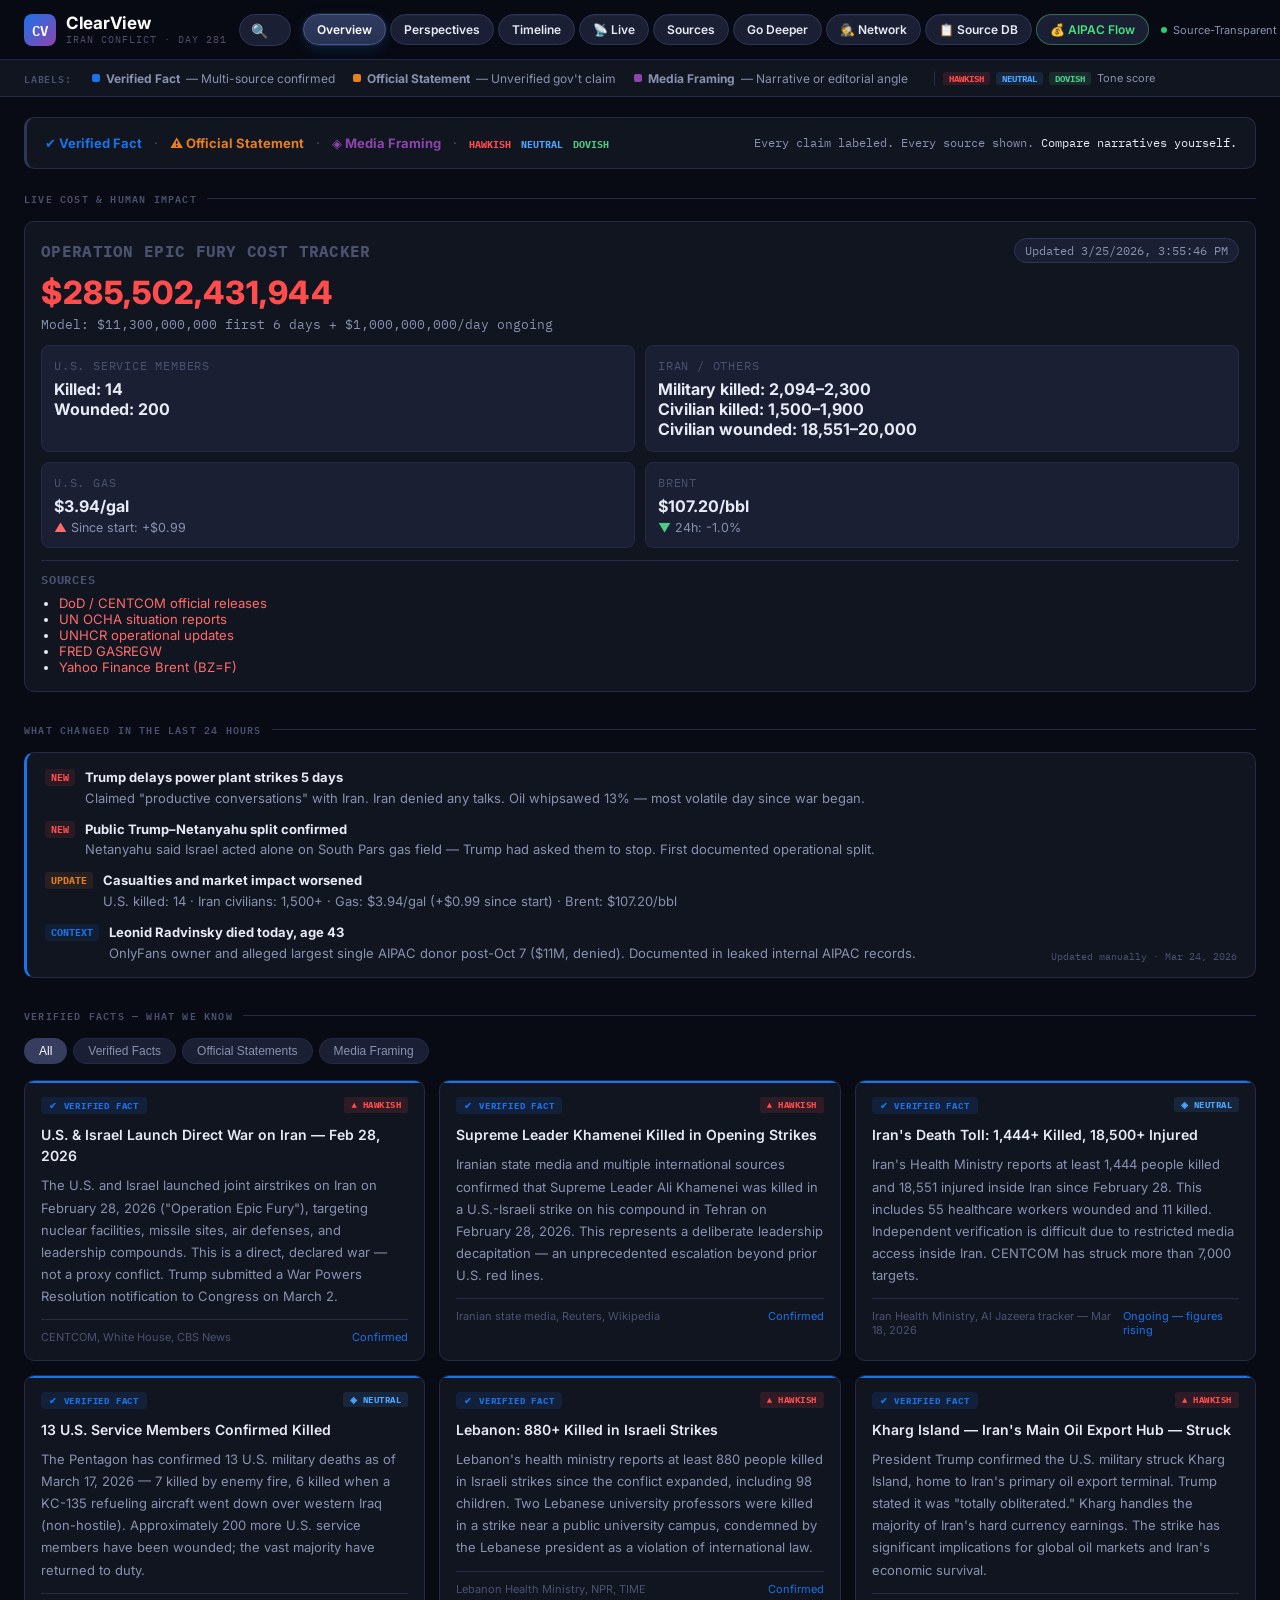
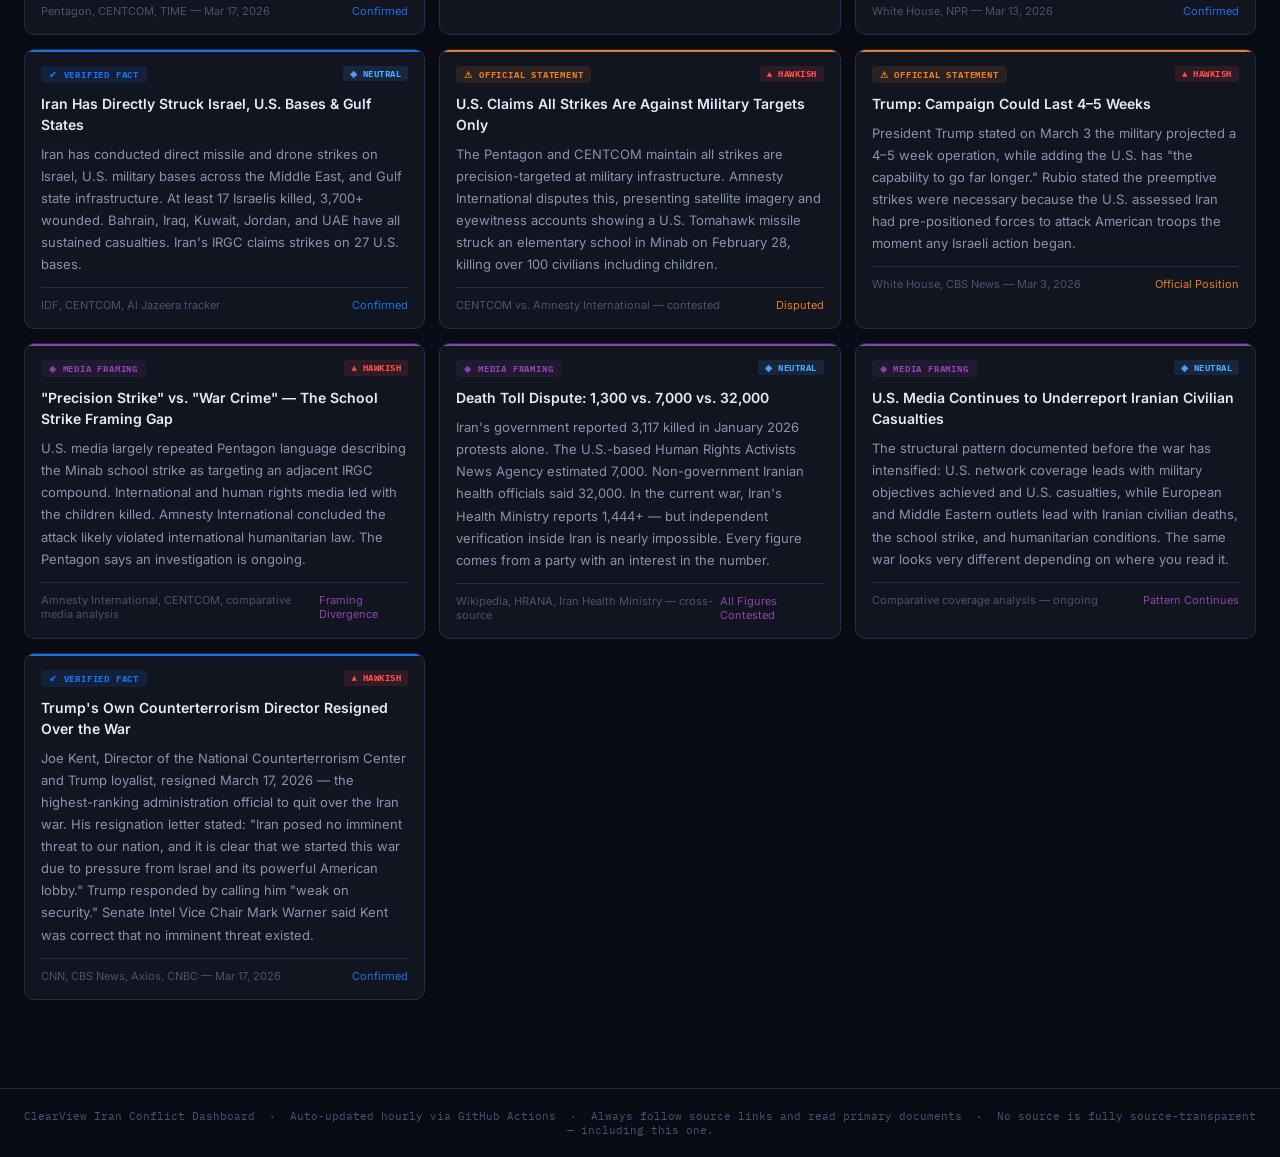
<file: -=Done=- NEWS 6 ___ iran-news-dashboard-main/index.html>
<!DOCTYPE html>
<html lang="en">
<head>
  <meta charset="UTF-8" />
  <meta name="viewport" content="width=device-width, initial-scale=1.0"/>
  <title>ClearView | Iran Conflict — Unbiased News Dashboard</title>
  <link rel="preconnect" href="https://fonts.googleapis.com">
  <link href="https://fonts.googleapis.com/css2?family=IBM+Plex+Mono:wght@400;600&family=Inter:wght@400;500;600;700&display=swap" rel="stylesheet">
  <style>
    :root {
      --fact:       #1a73e8;
      --govt:       #e67e22;
      --framing:    #8e44ad;
      --bg:         #080b14;
      --surface:    #111520;
      --surface2:   #1a1f33;
      --surface3:   #222740;
      --border:     #252b47;
      --border2:    #2e3557;
      --text:       #e8eaf6;
      --subtext:    #8892b0;
      --dim:        #4a5270;
      --us:         #3a86ff;
      --ir:         #ff4466;
      --eu:         #06d6a0;
      --me:         #ffbe0b;
      --tag-fact-bg:    rgba(26,115,232,0.12);
      --tag-govt-bg:    rgba(230,126,34,0.12);
      --tag-framing-bg: rgba(142,68,173,0.12);
      --radius:     10px;
      --radius-sm:  6px;
      --font-mono: 'IBM Plex Mono', monospace;
      --font-body: 'Inter', system-ui, sans-serif;

      /* Bias score colors */
      --hawkish:   #ff4d4d;
      --neutral:   #4da6ff;
      --dovish:    #4dcc88;
    }

    * { box-sizing: border-box; margin: 0; padding: 0; }

    body {
      background: var(--bg);
      color: var(--text);
      font-family: var(--font-body);
      min-height: 100vh;
      -webkit-font-smoothing: antialiased;
    }

    /* ──────────── HEADER ──────────── */
    header {
      background: rgba(8,11,20,0.95);
      backdrop-filter: blur(12px);
      -webkit-backdrop-filter: blur(12px);
      border-bottom: 1px solid var(--border);
      padding: 0 24px;
      display: flex;
      align-items: center;
      justify-content: space-between;
      gap: 12px;
      height: 60px;
      position: sticky;
      top: 0;
      z-index: 100;
    }

    .logo { display: flex; align-items: center; gap: 10px; flex-shrink: 0; }
    .logo-icon {
      width: 32px; height: 32px; border-radius: 8px;
      background: linear-gradient(135deg, var(--fact), var(--framing));
      display: flex; align-items: center; justify-content: center;
      font-family: var(--font-mono); font-size: 14px; font-weight: 600; color: #fff;
    }
    .logo-text { font-size: 17px; font-weight: 700; color: #fff; letter-spacing: -0.3px; }
    .logo-sub { font-size: 10px; color: var(--dim); letter-spacing: 1px; font-family: var(--font-mono); text-transform: uppercase; }

    /* ──────────── GLOBAL SEARCH ──────────── */
    .search-wrap {
      flex: 1; max-width: 340px; position: relative;
    }
    .search-wrap input {
      width: 100%;
      background: var(--surface2);
      border: 1px solid var(--border2);
      color: var(--text);
      border-radius: 20px;
      padding: 7px 14px 7px 36px;
      font-size: 13px;
      font-family: var(--font-body);
      outline: none;
      transition: border-color 0.2s, box-shadow 0.2s;
    }
    .search-wrap input::placeholder { color: var(--dim); }
    .search-wrap input:focus { border-color: var(--fact); box-shadow: 0 0 0 3px rgba(26,115,232,0.12); }
    .search-icon {
      position: absolute; left: 12px; top: 50%; transform: translateY(-50%);
      color: var(--dim); font-size: 14px; pointer-events: none;
    }
    .search-clear {
      position: absolute; right: 12px; top: 50%; transform: translateY(-50%);
      color: var(--dim); font-size: 16px; cursor: pointer; display: none;
      background: none; border: none; padding: 0; line-height: 1;
    }
    .search-clear.visible { display: block; }

    /* Search results banner */
    #search-banner {
      display: none;
      background: rgba(26,115,232,0.08);
      border-bottom: 1px solid rgba(26,115,232,0.2);
      padding: 8px 24px;
      font-size: 12px; color: var(--subtext);
      align-items: center; gap: 10px;
    }
    #search-banner.visible { display: flex; }
    #search-banner strong { color: var(--fact); }

    nav {
      display: flex;
      gap: 4px;
      flex-shrink: 0;
    }
    nav button {
      background: var(--surface2);
      border: 1px solid var(--border2);
      color: var(--text);
      border-radius: 999px;
      padding: 7px 13px;
      font-size: 12px;
      font-family: var(--font-body);
      font-weight: 600;
      cursor: pointer;
      transition: all 0.15s;
      white-space: nowrap;
      box-shadow: 0 1px 0 rgba(0,0,0,0.25), inset 0 1px 0 rgba(255,255,255,0.03);
    }
    nav button:hover {
      background: #242b45;
      border-color: #3d4b74;
      transform: translateY(-1px);
      box-shadow: 0 4px 10px rgba(0,0,0,0.22);
    }
    nav button:active { transform: translateY(0); }
    nav button.active {
      background: linear-gradient(180deg, #2f3b5f 0%, #273252 100%);
      color: #fff;
      border-color: #4a5a8a;
      box-shadow: 0 0 0 1px rgba(74,90,138,0.25), 0 4px 14px rgba(26,115,232,0.18);
    }

    .last-updated {
      font-size: 11px; color: var(--subtext); display: flex; align-items: center; gap: 6px;
      flex-shrink: 0;
    }
    .live-dot {
      width: 6px; height: 6px; border-radius: 50%; background: #2ecc71;
      animation: pulse 2s infinite;
    }
    @keyframes pulse { 0%,100%{opacity:1} 50%{opacity:0.25} }

    /* ──────────── LEGEND BAR ──────────── */
    .legend-bar {
      background: var(--surface);
      border-bottom: 1px solid var(--border);
      padding: 9px 24px;
      display: flex; align-items: center; gap: 20px; flex-wrap: wrap;
    }
    .legend-label { font-size: 10px; color: var(--dim); font-weight: 600; letter-spacing: 0.8px; text-transform: uppercase; font-family: var(--font-mono); }
    .legend-items { display: flex; gap: 18px; flex-wrap: wrap; }
    .legend-item { display: flex; align-items: center; gap: 6px; font-size: 12px; color: var(--subtext); }
    .legend-dot { width: 8px; height: 8px; border-radius: 2px; }
    .fact-dot    { background: var(--fact); }
    .govt-dot    { background: var(--govt); }
    .framing-dot { background: var(--framing); }

    /* ──────────── MAIN LAYOUT ──────────── */
    main { padding: 20px 24px; max-width: 1400px; margin: 0 auto; width: 100%; box-sizing: border-box; }

    .grid-3 { display: grid; grid-template-columns: 1fr 1fr 1fr; gap: 14px; }
    .grid-2 { display: grid; grid-template-columns: 1fr 1fr; gap: 14px; }
    .span-2 { grid-column: span 2; }
    .span-3 { grid-column: span 3; }

    section { margin-bottom: 28px; }
    .section-title {
      font-size: 10px; font-weight: 600; letter-spacing: 1.2px;
      color: var(--dim); text-transform: uppercase; margin-bottom: 14px;
      display: flex; align-items: center; gap: 10px;
      font-family: var(--font-mono);
    }
    .section-title::after {
      content: ''; flex: 1; height: 1px; background: var(--border);
    }

    /* ──────────── CARDS ──────────── */
    .card {
      background: var(--surface);
      border: 1px solid var(--border);
      border-radius: var(--radius);
      padding: 16px;
      position: relative;
      overflow: hidden;
      transition: border-color 0.2s, transform 0.15s;
    }
    .card:hover { border-color: var(--border2); }
    .card::before {
      content: ''; position: absolute; top: 0; left: 0; right: 0; height: 2px;
    }
    .card.fact::before    { background: var(--fact); }
    .card.govt::before    { background: var(--govt); }
    .card.framing::before { background: var(--framing); }

    .card-header { display: flex; align-items: flex-start; justify-content: space-between; gap: 8px; margin-bottom: 10px; }

    .card-type {
      font-size: 9px; font-weight: 700; letter-spacing: 0.8px;
      text-transform: uppercase; padding: 3px 8px; border-radius: 4px;
      display: inline-flex; align-items: center; gap: 5px;
      font-family: var(--font-mono);
    }
    .card-type.fact    { background: var(--tag-fact-bg);    color: var(--fact); }
    .card-type.govt    { background: var(--tag-govt-bg);    color: var(--govt); }
    .card-type.framing { background: var(--tag-framing-bg); color: var(--framing); }

    /* ── BIAS SCORE BADGE ── */
    .bias-score {
      display: inline-flex; align-items: center; gap: 4px;
      font-size: 9px; font-weight: 700; letter-spacing: 0.5px;
      padding: 2px 7px; border-radius: 3px; white-space: nowrap;
      font-family: var(--font-mono); text-transform: uppercase;
      flex-shrink: 0;
    }
    .bias-score.hawkish { background: rgba(255,77,77,0.12); color: var(--hawkish); }
    .bias-score.neutral  { background: rgba(77,166,255,0.12); color: var(--neutral); }
    .bias-score.dovish   { background: rgba(77,204,136,0.12); color: var(--dovish); }

    .card h3 { font-size: 14px; font-weight: 600; line-height: 1.5; margin-bottom: 8px; }
    .card p  { font-size: 13px; color: var(--subtext); line-height: 1.7; }

    .card-meta {
      margin-top: 12px; padding-top: 10px; border-top: 1px solid var(--border);
      font-size: 11px; color: var(--dim); display: flex; justify-content: space-between; align-items: center;
    }

    /* highlight matching search text */
    mark {
      background: rgba(255,190,11,0.3);
      color: var(--text);
      border-radius: 2px;
      padding: 0 1px;
    }

    /* ──────────── PERSPECTIVE PANELS ──────────── */
    .perspective-card {
      background: var(--surface); border: 1px solid var(--border);
      border-radius: var(--radius); overflow: hidden;
    }
    .perspective-header {
      padding: 14px 16px;
      display: flex; align-items: center; gap: 10px;
    }
    .perspective-flag { font-size: 20px; }
    .perspective-name { font-size: 13px; font-weight: 700; }
    .perspective-outlets { font-size: 11px; color: var(--subtext); }
    .perspective-body { padding: 12px 16px 16px; }
    .perspective-body ul { list-style: none; display: flex; flex-direction: column; gap: 10px; }
    .perspective-body li {
      font-size: 13px; line-height: 1.6; color: var(--subtext);
      padding-left: 14px; position: relative;
    }
    .perspective-body li::before {
      content: '›'; position: absolute; left: 0; font-weight: 900; opacity: 0.5;
    }
    .angle-tag {
      display: inline-block; font-size: 9px; font-weight: 700;
      letter-spacing: 0.5px; border-radius: 3px;
      padding: 1px 6px; margin-right: 6px; text-transform: uppercase;
      font-family: var(--font-mono);
    }
    .us-card   .perspective-header { background: rgba(58,134,255,0.07); border-bottom: 1px solid rgba(58,134,255,0.15); }
    .us-card   .perspective-name { color: var(--us); }
    .us-card   .perspective-body li::before { color: var(--us); }
    .us-card   .angle-tag { background: rgba(58,134,255,0.12); color: var(--us); }

    .ir-card   .perspective-header { background: rgba(255,68,102,0.07); border-bottom: 1px solid rgba(255,68,102,0.15); }
    .ir-card   .perspective-name { color: var(--ir); }
    .ir-card   .perspective-body li::before { color: var(--ir); }
    .ir-card   .angle-tag { background: rgba(255,68,102,0.12); color: var(--ir); }

    .eu-card   .perspective-header { background: rgba(6,214,160,0.07); border-bottom: 1px solid rgba(6,214,160,0.15); }
    .eu-card   .perspective-name { color: var(--eu); }
    .eu-card   .perspective-body li::before { color: var(--eu); }
    .eu-card   .angle-tag { background: rgba(6,214,160,0.12); color: var(--eu); }

    .me-card   .perspective-header { background: rgba(255,190,11,0.07); border-bottom: 1px solid rgba(255,190,11,0.15); }
    .me-card   .perspective-name { color: var(--me); }
    .me-card   .perspective-body li::before { color: var(--me); }
    .me-card   .angle-tag { background: rgba(255,190,11,0.12); color: var(--me); }

    /* ──────────── TIMELINE ──────────── */
    .timeline { position: relative; padding-left: 28px; }
    .timeline::before {
      content: ''; position: absolute; left: 8px; top: 0; bottom: 0;
      width: 1px; background: var(--border);
    }
    .tl-item { position: relative; margin-bottom: 22px; }
    .tl-dot {
      position: absolute; left: -24px; top: 5px;
      width: 10px; height: 10px; border-radius: 50%;
      border: 2px solid var(--bg);
      box-shadow: 0 0 0 1px var(--border);
    }
    .tl-item.fact    .tl-dot { background: var(--fact); box-shadow: 0 0 0 1px var(--fact); }
    .tl-item.govt    .tl-dot { background: var(--govt); box-shadow: 0 0 0 1px var(--govt); }
    .tl-item.framing .tl-dot { background: var(--framing); box-shadow: 0 0 0 1px var(--framing); }
    .tl-date { font-size: 10px; color: var(--dim); margin-bottom: 3px; font-family: var(--font-mono); letter-spacing: 0.5px; }
    .tl-title { font-size: 13px; font-weight: 600; margin-bottom: 4px; }
    .tl-body  { font-size: 12px; color: var(--subtext); line-height: 1.65; }
    .tl-source {
      margin-top: 5px; font-size: 10px; font-weight: 600;
      letter-spacing: 0.3px; font-family: var(--font-mono);
    }
    .tl-source.us-src { color: var(--us); }
    .tl-source.ir-src { color: var(--ir); }
    .tl-source.eu-src { color: var(--eu); }
    .tl-source.me-src { color: var(--me); }

    /* ──────────── SOURCE TABLE ──────────── */
    .source-table { width: 100%; border-collapse: collapse; font-size: 13px; }
    .source-table th {
      text-align: left; font-size: 10px; font-weight: 600;
      letter-spacing: 0.8px; text-transform: uppercase;
      color: var(--dim); padding: 8px 12px;
      border-bottom: 1px solid var(--border);
      font-family: var(--font-mono);
    }
    .source-table td { padding: 10px 12px; border-bottom: 1px solid rgba(255,255,255,0.03); vertical-align: middle; }
    .source-table tr:last-child td { border-bottom: none; }
    .source-table tr:hover td { background: rgba(255,255,255,0.02); }
    .src-name { font-weight: 600; font-size: 13px; }
    .src-country { font-size: 11px; color: var(--subtext); margin-top: 2px; }

    .bias-bar-wrap { display: flex; align-items: center; gap: 8px; }
    .bias-bar {
      flex: 1; height: 4px; border-radius: 2px;
      background: var(--surface2); position: relative; overflow: hidden;
    }
    .bias-fill { height: 100%; border-radius: 2px; }
    .bias-label { font-size: 10px; white-space: nowrap; font-family: var(--font-mono); }

    .ownership-tag {
      display: inline-block; font-size: 10px; padding: 2px 7px;
      border-radius: 3px; font-weight: 600; letter-spacing: 0.3px;
      font-family: var(--font-mono);
    }
    .state   { background: rgba(230,126,34,0.12); color: var(--govt); }
    .private { background: rgba(46,204,113,0.10); color: #2ecc71; }
    .public  { background: rgba(26,115,232,0.12); color: var(--fact); }

    /* ──────────── DISCLAIMER ──────────── */
    .disclaimer {
      background: var(--surface);
      border: 1px solid var(--border);
      border-left: 3px solid var(--border2);
      border-radius: var(--radius);
      padding: 14px 18px;
      font-size: 12px; color: var(--subtext); line-height: 1.7;
      margin-bottom: 20px;
    }
    .disclaimer strong { color: var(--text); }

    /* ──────────── FILTER TABS ──────────── */
    .filter-row { display: flex; gap: 6px; margin-bottom: 16px; flex-wrap: wrap; }
    .filter-btn {
      background: var(--surface2); border: 1px solid var(--border);
      color: var(--subtext); border-radius: 20px; padding: 5px 14px;
      font-size: 12px; cursor: pointer; transition: all 0.15s;
    }
    .filter-btn:hover { color: var(--text); border-color: var(--border2); }
    .filter-btn.active { color: #fff; border-color: transparent; }
    .filter-btn.all.active   { background: #363d5e; }
    .filter-btn.fact.active  { background: var(--fact); }
    .filter-btn.govt.active  { background: var(--govt); }
    .filter-btn.frame.active { background: var(--framing); }

    /* ──────────── TABS (SECTIONS) ──────────── */
    .tab-section { display: none; }
    .tab-section.visible { display: block; }

    /* ──────────── LIVE NEWS CARDS ──────────── */
    .news-card {
      background: var(--surface);
      border: 1px solid var(--border);
      border-radius: var(--radius);
      padding: 14px 16px;
      margin-bottom: 8px;
      cursor: pointer;
      transition: border-color 0.15s, background 0.15s;
      text-decoration: none;
      display: block;
    }
    .news-card:hover { background: var(--surface2); border-color: var(--border2); }
    .news-card-header { display: flex; align-items: center; gap: 8px; margin-bottom: 8px; flex-wrap: wrap; }
    .news-card-title { font-size: 14px; font-weight: 600; color: var(--text); line-height: 1.45; margin-bottom: 5px; }
    .news-card-desc { font-size: 12px; color: var(--subtext); line-height: 1.6; }
    .news-card-link { margin-top: 8px; font-size: 11px; opacity: 0.7; }
    .source-chip {
      font-size: 10px; font-weight: 700; letter-spacing: 0.5px;
      text-transform: uppercase; font-family: var(--font-mono);
    }
    .region-chip {
      font-size: 10px; color: var(--subtext);
      background: var(--surface3); padding: 2px 7px; border-radius: 3px;
    }
    .bias-chip {
      font-size: 10px; font-weight: 600;
      padding: 2px 7px; border-radius: 3px;
      font-family: var(--font-mono);
    }
    .bias-chip.hawkish { background: rgba(255,77,77,0.12); color: var(--hawkish); }
    .bias-chip.neutral  { background: rgba(77,166,255,0.12); color: var(--neutral); }
    .bias-chip.dovish   { background: rgba(77,204,136,0.12); color: var(--dovish); }

    /* ──────────── FOOTER ──────────── */
    footer {
      margin-top: 40px; padding: 20px 24px;
      border-top: 1px solid var(--border);
      text-align: center; font-size: 11px; color: var(--dim);
      font-family: var(--font-mono);
    }

    /* ──────────── RESPONSIVE ──────────── */
    @media (max-width: 1024px) {
      .grid-3 { grid-template-columns: 1fr 1fr; }
      .span-3 { grid-column: span 2; }
    }

    @media (max-width: 768px) {
      header {
        flex-wrap: wrap;
        height: auto;
        padding: 10px 16px;
        gap: 8px;
      }
      .search-wrap { order: 3; max-width: 100%; width: 100%; }
      .last-updated { display: none; }

      nav {
        display: grid;
        grid-template-columns: repeat(3, minmax(0, 1fr));
        gap: 6px;
        width: 100%;
        overflow: visible;
        padding-bottom: 0;
      }
      nav button {
        white-space: normal;
        text-align: center;
        font-size: 11px;
        padding: 6px 6px;
        min-height: 34px;
      }

      main { padding: 12px 16px; width: 100%; box-sizing: border-box; }
      .legend-bar { padding: 8px 16px; }
      .legend-label { display: none; }
      .grid-3, .grid-2 { grid-template-columns: 1fr; }
      .span-2, .span-3 { grid-column: span 1; }
      .card { padding: 14px; }
      .source-table-wrap { overflow-x: auto; -webkit-overflow-scrolling: touch; }
      .source-table { min-width: 560px; }
      .filter-row { flex-wrap: wrap; padding-bottom: 4px; gap: 6px; }

      footer { padding: 16px; font-size: 10px; }
    }

    /* ══════════════════════════════════════════════
       NETWORK / DOSSIER TAB STYLES
       ══════════════════════════════════════════════ */

    .dossier-classify {
      font-size: 9px; letter-spacing: 4px; color: #882222;
      font-family: var(--font-mono); margin-bottom: 6px; text-transform: uppercase;
    }

    .dossier-controls {
      display: flex; gap: 10px; flex-wrap: wrap; align-items: center; margin-bottom: 20px;
    }
    .dossier-search {
      background: var(--surface2); border: 1px solid var(--border2); color: var(--text);
      border-radius: 20px; padding: 7px 14px 7px 14px;
      font-size: 12px; font-family: var(--font-mono); outline: none; width: 200px;
      transition: border-color 0.2s, box-shadow 0.2s;
    }
    .dossier-search::placeholder { color: var(--dim); }
    .dossier-search:focus { border-color: var(--fact); box-shadow: 0 0 0 3px rgba(26,115,232,0.12); }

    .dossier-filter-btn {
      background: var(--surface2); border: 1px solid var(--border);
      color: var(--subtext); border-radius: 999px; padding: 5px 13px;
      font-size: 11px; font-family: var(--font-mono); letter-spacing: 0.8px;
      cursor: pointer; transition: all 0.15s; text-transform: uppercase;
    }
    .dossier-filter-btn:hover { color: var(--text); border-color: var(--border2); }
    .dossier-filter-btn.active {
      background: linear-gradient(180deg, #2f3b5f 0%, #273252 100%);
      color: #fff; border-color: #4a5a8a;
      box-shadow: 0 0 0 1px rgba(74,90,138,0.25), 0 4px 14px rgba(26,115,232,0.18);
    }

    #dossier-record-count {
      font-size: 11px; color: var(--dim); font-family: var(--font-mono); margin-left: auto;
    }

    /* DOSSIER CARD GRID */
    #dossier-grid {
      display: grid;
      grid-template-columns: repeat(auto-fill, minmax(340px, 1fr));
      gap: 14px;
    }

    .dossier-card {
      background: var(--surface);
      border: 1px solid var(--border);
      border-radius: var(--radius);
      padding: 16px;
      cursor: pointer;
      transition: border-color 0.2s, transform 0.15s, box-shadow 0.2s;
      position: relative;
      overflow: hidden;
    }
    .dossier-card::before {
      content: ''; position: absolute; top: 0; left: 0; right: 0; height: 2px;
    }
    .dossier-card:hover { border-color: var(--border2); transform: translateY(-1px); }
    .dossier-card.open { border-color: var(--border2); }

    /* Risk-level left borders + top bars */
    .dossier-card.risk-HIGH  { border-left: 3px solid #cc3333; }
    .dossier-card.risk-HIGH::before  { background: #cc3333; }
    .dossier-card.risk-HIGH.open  { box-shadow: 0 0 0 1px rgba(204,51,51,0.2), 0 4px 20px rgba(204,51,51,0.08); }

    .dossier-card.risk-MEDIUM { border-left: 3px solid var(--govt); }
    .dossier-card.risk-MEDIUM::before { background: var(--govt); }
    .dossier-card.risk-MEDIUM.open { box-shadow: 0 0 0 1px rgba(230,126,34,0.2), 0 4px 20px rgba(230,126,34,0.08); }

    .dossier-card.risk-LOW  { border-left: 3px solid #2ecc71; }
    .dossier-card.risk-LOW::before  { background: #2ecc71; }
    .dossier-card.risk-LOW.open  { box-shadow: 0 0 0 1px rgba(46,204,113,0.2), 0 4px 20px rgba(46,204,113,0.08); }

    .dossier-card-top {
      display: flex; justify-content: space-between; align-items: flex-start; margin-bottom: 10px;
    }
    .dossier-name {
      font-size: 15px; font-weight: 700; color: var(--text); margin-bottom: 3px;
    }
    .dossier-role {
      font-size: 10px; color: var(--dim); letter-spacing: 0.5px; line-height: 1.5;
      font-family: var(--font-mono);
    }
    .dossier-badge-group { display: flex; flex-direction: column; gap: 5px; align-items: flex-end; flex-shrink: 0; }

    .dossier-risk-badge {
      font-size: 9px; font-weight: 700; padding: 2px 8px; border-radius: 4px;
      white-space: nowrap; font-family: var(--font-mono); letter-spacing: 0.8px;
      text-transform: uppercase;
    }
    .risk-HIGH  .dossier-risk-badge { background: rgba(204,51,51,0.12);  color: #ff6b6b; }
    .risk-MEDIUM .dossier-risk-badge { background: var(--tag-govt-bg);   color: var(--govt); }
    .risk-LOW  .dossier-risk-badge { background: rgba(46,204,113,0.10); color: #2ecc71; }

    .dossier-tier-badge {
      font-size: 9px; font-weight: 700; padding: 2px 8px; border-radius: 4px;
      white-space: nowrap; font-family: var(--font-mono); letter-spacing: 0.5px;
      text-transform: uppercase;
    }
    .tier-Industry    .dossier-tier-badge { background: rgba(26,115,232,0.12);  color: var(--fact); }
    .tier-AILab       .dossier-tier-badge { background: var(--tag-framing-bg);  color: var(--framing); }
    .tier-DefenseTech .dossier-tier-badge { background: rgba(204,51,51,0.10);   color: #ff6b6b; }
    .tier-VCCapital   .dossier-tier-badge { background: rgba(230,126,34,0.10);  color: var(--govt); }
    .tier-ForeignCap  .dossier-tier-badge { background: rgba(255,190,11,0.10);  color: var(--me); }
    .tier-Cloud       .dossier-tier-badge { background: rgba(6,214,160,0.10);   color: var(--eu); }
    .tier-Government  .dossier-tier-badge { background: rgba(26,115,232,0.10);  color: var(--us); }
    .tier-Media       .dossier-tier-badge { background: rgba(255,100,200,0.10); color: #ff64c8; border-color: rgba(255,100,200,0.3); }
    .tier-Apex        .dossier-tier-badge {
      background: rgba(255,210,0,0.12); color: #ffd200;
      border-color: rgba(255,210,0,0.35);
    }
    .tier-ForeignHOS  .dossier-tier-badge {
      background: rgba(100,160,255,0.12); color: #6fa8ff;
      border-color: rgba(100,160,255,0.35);
    }
    .tier-ConflictActor .dossier-tier-badge {
      background: rgba(255,100,60,0.12); color: #ff6e3c;
      border-color: rgba(255,100,60,0.35);
    }

    /* Conflict Actor risk — deep orange treatment */
    .risk-CA { border-left: 3px solid #ff6e3c !important; }
    .risk-CA::before { background: linear-gradient(90deg, #cc3300, #ff6e3c) !important; }
    .risk-CA.open {
      box-shadow: 0 0 0 1px rgba(255,110,60,0.2), 0 4px 28px rgba(255,110,60,0.08) !important;
      background: #100a06 !important;
    }
    .risk-CA .dossier-risk-badge {
      background: rgba(255,110,60,0.10);
      border-color: rgba(255,110,60,0.4) !important;
      color: #ff6e3c;
      letter-spacing: 1.5px;
    }
    .risk-CA .dossier-name { color: #ff6e3c; }
    .risk-CA:hover { border-color: rgba(255,110,60,0.5) !important; }

    /* Foreign Head of State risk — deep blue/white treatment */
    .risk-FHS { border-left: 3px solid #6fa8ff !important; }
    .risk-FHS::before { background: linear-gradient(90deg, #2255cc, #6fa8ff) !important; }
    .risk-FHS.open {
      box-shadow: 0 0 0 1px rgba(100,160,255,0.2), 0 4px 28px rgba(100,160,255,0.08) !important;
      background: #090c14 !important;
    }
    .risk-FHS .dossier-risk-badge {
      background: rgba(100,160,255,0.10);
      border-color: rgba(100,160,255,0.4) !important;
      color: #6fa8ff;
      letter-spacing: 1.5px;
    }
    .risk-FHS .dossier-name { color: #6fa8ff; }
    .risk-FHS:hover { border-color: rgba(100,160,255,0.5) !important; }

    /* APEX risk — gold card treatment */
    .risk-APEX { border-left: 3px solid #ffd200 !important; }
    .risk-APEX::before { background: linear-gradient(90deg, #ffd200, #ff9500) !important; }
    .risk-APEX.open {
      box-shadow: 0 0 0 1px rgba(255,210,0,0.2), 0 4px 28px rgba(255,210,0,0.08) !important;
      background: #0d0e10 !important;
    }
    .risk-APEX .dossier-risk-badge {
      background: rgba(255,210,0,0.10);
      border-color: rgba(255,210,0,0.4) !important;
      color: #ffd200;
      letter-spacing: 1.5px;
    }
    .risk-APEX .dossier-name { color: #ffd200; }
    .risk-APEX:hover { border-color: rgba(255,210,0,0.5) !important; }

    .dossier-info-grid {
      display: grid; grid-template-columns: 1fr 1fr; gap: 7px; margin-bottom: 0;
    }
    .dossier-info-box {
      background: var(--surface2); border: 1px solid var(--border);
      border-radius: var(--radius-sm); padding: 7px 9px;
    }
    .dossier-info-label {
      font-size: 8px; color: var(--dim); letter-spacing: 1px; margin-bottom: 3px;
      text-transform: uppercase; font-family: var(--font-mono);
    }
    .dossier-info-value { font-size: 11px; color: var(--subtext); line-height: 1.4; }

    .dossier-expand-hint {
      display: flex;
      align-items: center;
      justify-content: center;
      gap: 7px;
      margin-top: 12px;
      padding: 8px 14px;
      background: var(--surface2);
      border: 1px solid var(--border2);
      border-radius: 999px;
      font-size: 11px;
      font-weight: 600;
      color: var(--subtext);
      font-family: var(--font-mono);
      letter-spacing: 0.8px;
      text-transform: uppercase;
      cursor: pointer;
      transition: all 0.15s;
      user-select: none;
    }
    .dossier-card:hover .dossier-expand-hint {
      background: var(--surface3);
      border-color: var(--fact);
      color: var(--fact);
    }
    .dossier-expand-hint::before {
      content: '▶';
      font-size: 9px;
      transition: transform 0.2s;
    }

    /* Expanded detail sections */
    .dossier-details {
      border-top: 1px solid var(--border); padding-top: 14px; margin-top: 12px; display: none;
    }
    .dossier-card.open .dossier-details { display: block; }
    .dossier-card.open .dossier-expand-hint {
      background: rgba(26,115,232,0.08);
      border-color: rgba(26,115,232,0.3);
      color: var(--fact);
    }
    .dossier-card.open .dossier-expand-hint::before {
      content: '▼';
    }

    .dossier-detail-section { margin-bottom: 13px; }
    .dossier-detail-label {
      font-size: 9px; color: var(--dim); letter-spacing: 1.2px; margin-bottom: 5px;
      text-transform: uppercase; font-family: var(--font-mono);
      display: flex; align-items: center; gap: 6px;
    }
    .dossier-detail-label::after {
      content: ''; flex: 1; height: 1px; background: var(--border);
    }
    .dossier-detail-value {
      font-size: 12px; color: var(--subtext); line-height: 1.85;
    }

    /* Color coding per section */
    .dossier-citizenship-val { color: var(--text); }
    .dossier-foreign-val     { color: #f5c06e; }
    .dossier-pac-val         { color: var(--us); }
    .dossier-gov-val         { color: var(--eu); }

    /* Connection tags */
    .dossier-conn-row { margin-top: 10px; }
    .dossier-conn-tag {
      display: inline-block; background: var(--surface2); border: 1px solid var(--border2);
      color: var(--fact); font-size: 10px; padding: 3px 9px; border-radius: 999px;
      cursor: pointer; margin: 2px 3px 2px 0;
      font-family: var(--font-mono); transition: all 0.15s;
    }
    .dossier-conn-tag:hover {
      background: var(--surface3); border-color: var(--fact); color: #fff;
    }

    /* ── COPY BRIEF BUTTON ── */
    .dossier-copy-btn {
      display: flex; align-items: center; justify-content: center; gap: 7px;
      width: 100%; margin-top: 14px;
      padding: 9px 14px;
      background: var(--surface2);
      border: 1px solid var(--border2);
      border-radius: var(--radius-sm);
      font-size: 11px; font-weight: 600;
      color: var(--subtext);
      font-family: var(--font-mono);
      letter-spacing: 0.8px;
      cursor: pointer;
      transition: all 0.15s;
      text-transform: uppercase;
    }
    .dossier-copy-btn:hover {
      background: var(--surface3);
      border-color: var(--fact);
      color: var(--fact);
    }
    .dossier-copy-btn.copied {
      background: rgba(46,204,113,0.10);
      border-color: rgba(46,204,113,0.35);
      color: #2ecc71;
    }

    /* ── AIPAC FLOW CHART ── */
    .aipac-tier-label {
      font-size: 10px; font-weight: 700; letter-spacing: 1.5px;
      color: #4ade80; text-transform: uppercase;
      margin: 24px 0 10px; font-family: var(--font-mono);
      padding-left: 4px; border-left: 2px solid #4ade80;
      padding-left: 10px;
    }
    .aipac-row {
      display: flex; flex-wrap: wrap; gap: 12px;
      margin-bottom: 4px;
    }
    .aipac-node {
      flex: 1; min-width: 180px; max-width: 260px;
      padding: 12px 14px; border-radius: var(--radius);
      border: 1px solid var(--border2);
      background: var(--surface2);
      cursor: default;
      transition: border-color 0.15s, transform 0.15s;
    }
    .aipac-node[onclick] { cursor: pointer; }
    .aipac-node[onclick]:hover { transform: translateY(-2px); border-color: #4ade80; }
    .aipac-node.donor   { border-left: 3px solid #f59e0b; }
    .aipac-node.aipac   { border-left: 3px solid #60a5fa; }
    .aipac-node.govt    { border-left: 3px solid var(--us); }
    .aipac-node.media   { border-left: 3px solid #ff64c8; }
    .aipac-node.outcome {
      border-left: 3px solid #ffd200;
      background: rgba(255,210,0,0.04);
      text-align: center;
    }
    .aipac-node-name {
      font-size: 13px; font-weight: 700; color: var(--text);
      font-family: var(--font-mono); margin-bottom: 5px;
    }
    .aipac-node-sub {
      font-size: 11px; color: var(--subtext); line-height: 1.6;
      font-family: var(--font-body);
    }
    .aipac-node-tag {
      display: inline-block; margin-top: 7px;
      font-size: 9px; font-weight: 700; letter-spacing: 0.5px;
      color: var(--dim); font-family: var(--font-mono);
      text-transform: uppercase;
    }
    .aipac-arrow-row {
      text-align: center; font-size: 12px;
      color: #4ade80; font-family: var(--font-mono);
      letter-spacing: 1px; padding: 6px 0;
      opacity: 0.7;
    }
    .aipac-src-chip {
      display: inline-block; margin: 2px 4px 2px 0;
      padding: 3px 9px; border-radius: 3px;
      background: rgba(74,222,128,0.08);
      border: 1px solid rgba(74,222,128,0.25);
      color: #4ade80; font-size: 10px;
      text-decoration: none; font-family: var(--font-mono);
      transition: background 0.15s;
    }
    .aipac-src-chip:hover { background: rgba(74,222,128,0.16); }

    /* ── SOURCE CHIPS ── */
    .dossier-source-row {
      display: flex; flex-wrap: wrap; gap: 5px; margin-top: 6px;
    }
    .dossier-src-chip {
      display: inline-flex; align-items: center; gap: 4px;
      font-size: 9px; font-weight: 700; letter-spacing: 0.4px;
      padding: 2px 8px; border-radius: 3px; text-decoration: none;
      font-family: var(--font-mono); white-space: nowrap;
      transition: all 0.15s; cursor: pointer;
      border: 1px solid;
    }
    .dossier-src-chip:hover { opacity: 0.8; transform: translateY(-1px); }
    .src-gov    { background: rgba(26,115,232,0.10); color: var(--fact);    border-color: rgba(26,115,232,0.25); }
    .src-wire   { background: rgba(6,214,160,0.10);  color: var(--eu);      border-color: rgba(6,214,160,0.25); }
    .src-fec    { background: rgba(230,126,34,0.10); color: var(--govt);    border-color: rgba(230,126,34,0.25); }
    .src-court  { background: rgba(142,68,173,0.10); color: var(--framing); border-color: rgba(142,68,173,0.25); }
    .src-spend  { background: rgba(255,190,11,0.10); color: var(--me);      border-color: rgba(255,190,11,0.25); }
    .src-corp   { background: rgba(136,136,136,0.10); color: var(--subtext);border-color: rgba(136,136,136,0.25); }

    .dossier-footer-note {
      background: var(--surface); border: 1px solid var(--border);
      border-left: 3px solid var(--border2);
      border-radius: var(--radius); padding: 12px 16px;
      font-size: 11px; color: var(--dim); line-height: 1.8;
      margin-top: 24px; font-family: var(--font-mono);
    }

    @media (max-width: 768px) {
      #dossier-grid { grid-template-columns: 1fr; }
      .dossier-controls { gap: 6px; }
      .dossier-search { width: 100%; }
      #dossier-record-count { margin-left: 0; }
    }
  </style>
</head>
<body>

<!-- ══════════ HEADER ══════════ -->
<header>
  <div class="logo">
    <div class="logo-icon">CV</div>
    <div>
      <div class="logo-text">ClearView</div>
      <div class="logo-sub" id="war-day-count">Iran Conflict · Day <span id="day-counter">—</span></div>
    </div>
  </div>

  <!-- GLOBAL SEARCH -->
  <div class="search-wrap">
    <span class="search-icon">🔍</span>
    <input type="text" id="global-search" placeholder="Search headlines, sources, topics…" autocomplete="off" />
    <button class="search-clear" id="search-clear-btn" title="Clear search">×</button>
  </div>

  <nav>
    <button class="active" onclick="showTab('overview',this)">Overview</button>
    <button onclick="showTab('perspectives',this)">Perspectives</button>
    <button onclick="showTab('timeline',this)" id="timeline-tab-btn">Timeline</button>
    <button onclick="showTab('live',this)" id="live-tab-btn">📡 Live</button>
    <button onclick="showTab('sources',this)">Sources</button>
    <button onclick="showTab('deeper',this)">Go Deeper</button>
    <button onclick="showTab('network',this)" id="network-tab-btn">🕵️ Network</button>
    <button onclick="showTab('sourcedb',this)" id="sourcedb-tab-btn">📋 Source DB</button>
    <button onclick="showTab('aipac',this)" id="aipac-tab-btn" style="color:#4ade80;border-color:rgba(74,222,128,0.4);">💰 AIPAC Flow</button>
  </nav>
  <div class="last-updated">
    <div class="live-dot"></div>
    Source-Transparent
  </div>
</header>

<!-- SEARCH RESULTS BANNER -->
<div id="search-banner">
  <span>🔍 Showing results for: <strong id="search-query-display"></strong></span>
  <span id="search-count" style="color:var(--dim)"></span>
  <button onclick="clearSearch()" style="margin-left:auto;background:none;border:1px solid var(--border);color:var(--subtext);border-radius:4px;padding:2px 8px;font-size:11px;cursor:pointer">Clear search</button>
</div>

<!-- ══════════ LEGEND ══════════ -->
<div class="legend-bar">
  <span class="legend-label">Labels:</span>
  <div class="legend-items">
    <div class="legend-item"><div class="legend-dot fact-dot"></div> <strong>Verified Fact</strong> — Multi-source confirmed</div>
    <div class="legend-item"><div class="legend-dot govt-dot"></div> <strong>Official Statement</strong> — Unverified gov't claim</div>
    <div class="legend-item"><div class="legend-dot framing-dot"></div> <strong>Media Framing</strong> — Narrative or editorial angle</div>
    <div class="legend-item" style="margin-left:8px;padding-left:8px;border-left:1px solid var(--border)">
      <span style="font-size:9px;background:rgba(255,77,77,0.12);color:var(--hawkish);padding:1px 6px;border-radius:3px;font-family:var(--font-mono);font-weight:700">HAWKISH</span>
      <span style="font-size:9px;background:rgba(77,166,255,0.12);color:var(--neutral);padding:1px 6px;border-radius:3px;font-family:var(--font-mono);font-weight:700">NEUTRAL</span>
      <span style="font-size:9px;background:rgba(77,204,136,0.12);color:var(--dovish);padding:1px 6px;border-radius:3px;font-family:var(--font-mono);font-weight:700">DOVISH</span>
      <span style="font-size:11px;color:var(--subtext)">Tone score</span>
    </div>
  </div>
</div>

<main>

  <!-- ══════════ VALUE PROP ══════════ -->
  <div class="disclaimer" style="display:flex;align-items:center;justify-content:space-between;flex-wrap:wrap;gap:12px;">
    <div style="font-size:13px;">
      <span style="color:var(--fact);font-weight:700;">✔ Verified Fact</span>
      <span style="color:var(--dim);margin:0 8px;">·</span>
      <span style="color:var(--govt);font-weight:700;">⚠ Official Statement</span>
      <span style="color:var(--dim);margin:0 8px;">·</span>
      <span style="color:var(--framing);font-weight:700;">◈ Media Framing</span>
      <span style="color:var(--dim);margin:0 8px;">·</span>
      <span style="color:var(--hawkish);font-weight:700;font-size:10px;font-family:var(--font-mono);">HAWKISH</span>
      <span style="color:var(--neutral);font-weight:700;font-size:10px;font-family:var(--font-mono);margin-left:6px;">NEUTRAL</span>
      <span style="color:var(--dovish);font-weight:700;font-size:10px;font-family:var(--font-mono);margin-left:6px;">DOVISH</span>
    </div>
    <div style="font-size:12px;color:var(--subtext);font-family:var(--font-mono);">Every claim labeled. Every source shown. <span style="color:var(--text)">Compare narratives yourself.</span></div>
  </div>

  <!-- ══════════════════════════════ -->
  <!--         OVERVIEW TAB          -->
  <!-- ══════════════════════════════ -->
  <div id="tab-overview" class="tab-section visible">

    <section>
      <div class="section-title">Live Cost & Human Impact</div>
      <div id="war-widget"></div>
    </section>

    <!-- ══════════ LAST 24 HOURS STRIP ══════════ -->
    <section>
      <div class="section-title">What Changed in the Last 24 Hours</div>
      <div id="last-24h-strip" style="background:var(--surface);border:1px solid var(--border);border-left:3px solid var(--fact);border-radius:var(--radius);padding:14px 18px;display:flex;flex-wrap:wrap;gap:16px;align-items:flex-start;">
        <div style="display:flex;flex-direction:column;gap:10px;font-size:13px;flex:1;min-width:280px;">
          <div style="display:flex;gap:10px;align-items:flex-start;">
            <span style="color:var(--hawkish);font-weight:700;font-family:var(--font-mono);font-size:10px;padding:2px 6px;background:rgba(255,77,77,0.1);border-radius:3px;white-space:nowrap;margin-top:2px;">NEW</span>
            <span style="color:var(--subtext);line-height:1.6;"><strong style="color:var(--text);">Trump delays power plant strikes 5 days</strong><br>Claimed "productive conversations" with Iran. Iran denied any talks. Oil whipsawed 13% — most volatile day since war began.</span>
          </div>
          <div style="display:flex;gap:10px;align-items:flex-start;">
            <span style="color:var(--hawkish);font-weight:700;font-family:var(--font-mono);font-size:10px;padding:2px 6px;background:rgba(255,77,77,0.1);border-radius:3px;white-space:nowrap;margin-top:2px;">NEW</span>
            <span style="color:var(--subtext);line-height:1.6;"><strong style="color:var(--text);">Public Trump–Netanyahu split confirmed</strong><br>Netanyahu said Israel acted alone on South Pars gas field — Trump had asked them to stop. First documented operational split.</span>
          </div>
          <div style="display:flex;gap:10px;align-items:flex-start;">
            <span style="color:var(--govt);font-weight:700;font-family:var(--font-mono);font-size:10px;padding:2px 6px;background:rgba(230,126,34,0.1);border-radius:3px;white-space:nowrap;margin-top:2px;">UPDATE</span>
            <span style="color:var(--subtext);line-height:1.6;"><strong style="color:var(--text);">Casualties and market impact worsened</strong><br>U.S. killed: 14 · Iran civilians: 1,500+ · Gas: $3.94/gal (+$0.99 since start) · Brent: $107.20/bbl</span>
          </div>
          <div style="display:flex;gap:10px;align-items:flex-start;">
            <span style="color:var(--fact);font-weight:700;font-family:var(--font-mono);font-size:10px;padding:2px 6px;background:rgba(26,115,232,0.1);border-radius:3px;white-space:nowrap;margin-top:2px;">CONTEXT</span>
            <span style="color:var(--subtext);line-height:1.6;"><strong style="color:var(--text);">Leonid Radvinsky died today, age 43</strong><br>OnlyFans owner and alleged largest single AIPAC donor post-Oct 7 ($11M, denied). Documented in leaked internal AIPAC records.</span>
          </div>
        </div>
        <div style="font-size:10px;color:var(--dim);font-family:var(--font-mono);white-space:nowrap;align-self:flex-end;">Updated manually · Mar 24, 2026</div>
      </div>
    </section>

    <section>
      <div class="section-title">Verified Facts — What We Know</div>
      <div class="filter-row">
        <button class="filter-btn all active" onclick="filterCards('all',this)">All</button>
        <button class="filter-btn fact" onclick="filterCards('fact',this)">Verified Facts</button>
        <button class="filter-btn govt" onclick="filterCards('govt',this)">Official Statements</button>
        <button class="filter-btn frame" onclick="filterCards('frame',this)">Media Framing</button>
      </div>
      <div class="grid-3" id="cards-container">

        <!-- ── CURRENT WAR FACTS (updated March 2026) ── -->

        <div class="card fact" data-type="fact">
          <div class="card-header">
            <span class="card-type fact">✔ Verified Fact</span>
            <span class="bias-score hawkish">▲ Hawkish</span>
          </div>
          <h3>U.S. &amp; Israel Launch Direct War on Iran — Feb 28, 2026</h3>
          <p>The U.S. and Israel launched joint airstrikes on Iran on February 28, 2026 ("Operation Epic Fury"), targeting nuclear facilities, missile sites, air defenses, and leadership compounds. This is a direct, declared war — not a proxy conflict. Trump submitted a War Powers Resolution notification to Congress on March 2.</p>
          <div class="card-meta">
            <span>CENTCOM, White House, CBS News</span>
            <span style="color:var(--fact)">Confirmed</span>
          </div>
        </div>

        <div class="card fact" data-type="fact">
          <div class="card-header">
            <span class="card-type fact">✔ Verified Fact</span>
            <span class="bias-score hawkish">▲ Hawkish</span>
          </div>
          <h3>Supreme Leader Khamenei Killed in Opening Strikes</h3>
          <p>Iranian state media and multiple international sources confirmed that Supreme Leader Ali Khamenei was killed in a U.S.-Israeli strike on his compound in Tehran on February 28, 2026. This represents a deliberate leadership decapitation — an unprecedented escalation beyond prior U.S. red lines.</p>
          <div class="card-meta">
            <span>Iranian state media, Reuters, Wikipedia</span>
            <span style="color:var(--fact)">Confirmed</span>
          </div>
        </div>

        <div class="card fact" data-type="fact">
          <div class="card-header">
            <span class="card-type fact">✔ Verified Fact</span>
            <span class="bias-score neutral">◈ Neutral</span>
          </div>
          <h3>Iran's Death Toll: 1,444+ Killed, 18,500+ Injured</h3>
          <p>Iran's Health Ministry reports at least 1,444 people killed and 18,551 injured inside Iran since February 28. This includes 55 healthcare workers wounded and 11 killed. Independent verification is difficult due to restricted media access inside Iran. CENTCOM has struck more than 7,000 targets.</p>
          <div class="card-meta">
            <span>Iran Health Ministry, Al Jazeera tracker — Mar 18, 2026</span>
            <span style="color:var(--fact)">Ongoing — figures rising</span>
          </div>
        </div>

        <div class="card fact" data-type="fact">
          <div class="card-header">
            <span class="card-type fact">✔ Verified Fact</span>
            <span class="bias-score neutral">◈ Neutral</span>
          </div>
          <h3>13 U.S. Service Members Confirmed Killed</h3>
          <p>The Pentagon has confirmed 13 U.S. military deaths as of March 17, 2026 — 7 killed by enemy fire, 6 killed when a KC-135 refueling aircraft went down over western Iraq (non-hostile). Approximately 200 more U.S. service members have been wounded; the vast majority have returned to duty.</p>
          <div class="card-meta">
            <span>Pentagon, CENTCOM, TIME — Mar 17, 2026</span>
            <span style="color:var(--fact)">Confirmed</span>
          </div>
        </div>

        <div class="card fact" data-type="fact">
          <div class="card-header">
            <span class="card-type fact">✔ Verified Fact</span>
            <span class="bias-score hawkish">▲ Hawkish</span>
          </div>
          <h3>Lebanon: 880+ Killed in Israeli Strikes</h3>
          <p>Lebanon's health ministry reports at least 880 people killed in Israeli strikes since the conflict expanded, including 98 children. Two Lebanese university professors were killed in a strike near a public university campus, condemned by the Lebanese president as a violation of international law.</p>
          <div class="card-meta">
            <span>Lebanon Health Ministry, NPR, TIME</span>
            <span style="color:var(--fact)">Confirmed</span>
          </div>
        </div>

        <div class="card fact" data-type="fact">
          <div class="card-header">
            <span class="card-type fact">✔ Verified Fact</span>
            <span class="bias-score hawkish">▲ Hawkish</span>
          </div>
          <h3>Kharg Island — Iran's Main Oil Export Hub — Struck</h3>
          <p>President Trump confirmed the U.S. military struck Kharg Island, home to Iran's primary oil export terminal. Trump stated it was "totally obliterated." Kharg handles the majority of Iran's hard currency earnings. The strike has significant implications for global oil markets and Iran's economic survival.</p>
          <div class="card-meta">
            <span>White House, NPR — Mar 13, 2026</span>
            <span style="color:var(--fact)">Confirmed</span>
          </div>
        </div>

        <div class="card fact" data-type="fact">
          <div class="card-header">
            <span class="card-type fact">✔ Verified Fact</span>
            <span class="bias-score neutral">◈ Neutral</span>
          </div>
          <h3>Iran Has Directly Struck Israel, U.S. Bases &amp; Gulf States</h3>
          <p>Iran has conducted direct missile and drone strikes on Israel, U.S. military bases across the Middle East, and Gulf state infrastructure. At least 17 Israelis killed, 3,700+ wounded. Bahrain, Iraq, Kuwait, Jordan, and UAE have all sustained casualties. Iran's IRGC claims strikes on 27 U.S. bases.</p>
          <div class="card-meta">
            <span>IDF, CENTCOM, Al Jazeera tracker</span>
            <span style="color:var(--fact)">Confirmed</span>
          </div>
        </div>

        <div class="card govt" data-type="govt">
          <div class="card-header">
            <span class="card-type govt">⚠ Official Statement</span>
            <span class="bias-score hawkish">▲ Hawkish</span>
          </div>
          <h3>U.S. Claims All Strikes Are Against Military Targets Only</h3>
          <p>The Pentagon and CENTCOM maintain all strikes are precision-targeted at military infrastructure. Amnesty International disputes this, presenting satellite imagery and eyewitness accounts showing a U.S. Tomahawk missile struck an elementary school in Minab on February 28, killing over 100 civilians including children.</p>
          <div class="card-meta">
            <span>CENTCOM vs. Amnesty International — contested</span>
            <span style="color:var(--govt)">Disputed</span>
          </div>
        </div>

        <div class="card govt" data-type="govt">
          <div class="card-header">
            <span class="card-type govt">⚠ Official Statement</span>
            <span class="bias-score hawkish">▲ Hawkish</span>
          </div>
          <h3>Trump: Campaign Could Last 4–5 Weeks</h3>
          <p>President Trump stated on March 3 the military projected a 4–5 week operation, while adding the U.S. has "the capability to go far longer." Rubio stated the preemptive strikes were necessary because the U.S. assessed Iran had pre-positioned forces to attack American troops the moment any Israeli action began.</p>
          <div class="card-meta">
            <span>White House, CBS News — Mar 3, 2026</span>
            <span style="color:var(--govt)">Official Position</span>
          </div>
        </div>

        <div class="card framing" data-type="frame">
          <div class="card-header">
            <span class="card-type framing">◈ Media Framing</span>
            <span class="bias-score hawkish">▲ Hawkish</span>
          </div>
          <h3>"Precision Strike" vs. "War Crime" — The School Strike Framing Gap</h3>
          <p>U.S. media largely repeated Pentagon language describing the Minab school strike as targeting an adjacent IRGC compound. International and human rights media led with the children killed. Amnesty International concluded the attack likely violated international humanitarian law. The Pentagon says an investigation is ongoing.</p>
          <div class="card-meta">
            <span>Amnesty International, CENTCOM, comparative media analysis</span>
            <span style="color:var(--framing)">Framing Divergence</span>
          </div>
        </div>

        <div class="card framing" data-type="frame">
          <div class="card-header">
            <span class="card-type framing">◈ Media Framing</span>
            <span class="bias-score neutral">◈ Neutral</span>
          </div>
          <h3>Death Toll Dispute: 1,300 vs. 7,000 vs. 32,000</h3>
          <p>Iran's government reported 3,117 killed in January 2026 protests alone. The U.S.-based Human Rights Activists News Agency estimated 7,000. Non-government Iranian health officials said 32,000. In the current war, Iran's Health Ministry reports 1,444+ — but independent verification inside Iran is nearly impossible. Every figure comes from a party with an interest in the number.</p>
          <div class="card-meta">
            <span>Wikipedia, HRANA, Iran Health Ministry — cross-source</span>
            <span style="color:var(--framing)">All Figures Contested</span>
          </div>
        </div>

        <div class="card framing" data-type="frame">
          <div class="card-header">
            <span class="card-type framing">◈ Media Framing</span>
            <span class="bias-score neutral">◈ Neutral</span>
          </div>
          <h3>U.S. Media Continues to Underreport Iranian Civilian Casualties</h3>
          <p>The structural pattern documented before the war has intensified: U.S. network coverage leads with military objectives achieved and U.S. casualties, while European and Middle Eastern outlets lead with Iranian civilian deaths, the school strike, and humanitarian conditions. The same war looks very different depending on where you read it.</p>
          <div class="card-meta">
            <span>Comparative coverage analysis — ongoing</span>
            <span style="color:var(--framing)">Pattern Continues</span>
          </div>
        </div>

        <div class="card fact" data-type="fact">
          <div class="card-header">
            <span class="card-type fact">✔ Verified Fact</span>
            <span class="bias-score hawkish">▲ Hawkish</span>
          </div>
          <h3>Trump's Own Counterterrorism Director Resigned Over the War</h3>
          <p>Joe Kent, Director of the National Counterterrorism Center and Trump loyalist, resigned March 17, 2026 — the highest-ranking administration official to quit over the Iran war. His resignation letter stated: "Iran posed no imminent threat to our nation, and it is clear that we started this war due to pressure from Israel and its powerful American lobby." Trump responded by calling him "weak on security." Senate Intel Vice Chair Mark Warner said Kent was correct that no imminent threat existed.</p>
          <div class="card-meta">
            <span>CNN, CBS News, Axios, CNBC — Mar 17, 2026</span>
            <span style="color:var(--fact)">Confirmed</span>
          </div>
        </div>

      </div>
    </section>

  </div><!-- /overview -->


  <!-- ══════════════════════════════ -->
  <!--      PERSPECTIVES TAB         -->
  <!-- ══════════════════════════════ -->
  <div id="tab-perspectives" class="tab-section">
    <section>
      <div class="section-title">How Each Region Is Covering This</div>
      <div class="grid-2">

        <div class="perspective-card us-card">
          <div class="perspective-header">
            <div class="perspective-flag">🇺🇸</div>
            <div>
              <div class="perspective-name">U.S. Media Angle</div>
              <div class="perspective-outlets">CNN · Fox News · AP · NYT · WSJ</div>
            </div>
          </div>
          <div class="perspective-body">
            <ul>
              <li><span class="angle-tag">Emphasis</span> Focuses heavily on Iran as a state sponsor of terrorism and regional destabilizer.</li>
              <li><span class="angle-tag">Emphasis</span> Frames U.S. military action as defensive, reactive, and legally authorized.</li>
              <li><span class="angle-tag">Omission</span> Less coverage of civilian casualties from U.S. strikes compared to European counterparts.</li>
              <li><span class="angle-tag">Framing</span> Rarely contextualizes U.S. role in regional tensions dating back to the 1953 coup and Iraq War.</li>
              <li><span class="angle-tag">Variation</span> Left-leaning outlets (NYT) vs. right-leaning (Fox) differ on diplomatic vs. military-first narratives.</li>
            </ul>
          </div>
        </div>

        <div class="perspective-card ir-card">
          <div class="perspective-header">
            <div class="perspective-flag">🇮🇷</div>
            <div>
              <div class="perspective-name">Iranian State Media</div>
              <div class="perspective-outlets">Press TV · IRNA · IRIB · Tasnim News</div>
            </div>
          </div>
          <div class="perspective-body">
            <ul>
              <li><span class="angle-tag">Emphasis</span> Frames Iran as a sovereign nation resisting illegal foreign aggression.</li>
              <li><span class="angle-tag">Emphasis</span> Highlights U.S. civilian casualties from sanctions and humanitarian impact.</li>
              <li><span class="angle-tag">Omission</span> Suppresses coverage of internal protest movements and economic dissatisfaction.</li>
              <li><span class="angle-tag">Framing</span> Uses religious and nationalist language to unify public sentiment behind the government.</li>
              <li><span class="angle-tag">Warning</span> All major Iranian outlets are state-controlled — treat as official government messaging.</li>
            </ul>
          </div>
        </div>

        <div class="perspective-card eu-card">
          <div class="perspective-header">
            <div class="perspective-flag">🇪🇺</div>
            <div>
              <div class="perspective-name">European Press</div>
              <div class="perspective-outlets">BBC · Reuters · Der Spiegel · Le Monde · The Guardian</div>
            </div>
          </div>
          <div class="perspective-body">
            <ul>
              <li><span class="angle-tag">Emphasis</span> Most consistent coverage of civilian humanitarian conditions and displacement.</li>
              <li><span class="angle-tag">Emphasis</span> Strongly emphasizes diplomacy, JCPOA revival, and multilateral solutions.</li>
              <li><span class="angle-tag">Framing</span> Generally critical of U.S. unilateralism but also of Iran's nuclear posture.</li>
              <li><span class="angle-tag">Variation</span> BBC aims for balance; The Guardian leans more toward anti-intervention framing.</li>
              <li><span class="angle-tag">Note</span> European governments have their own diplomatic interests that can subtly influence editorial lines.</li>
            </ul>
          </div>
        </div>

        <div class="perspective-card me-card">
          <div class="perspective-header">
            <div class="perspective-flag">🌍</div>
            <div>
              <div class="perspective-name">Middle East & Global South</div>
              <div class="perspective-outlets">Al Jazeera · Al Arabiya · Haaretz · Dawn (Pakistan)</div>
            </div>
          </div>
          <div class="perspective-body">
            <ul>
              <li><span class="angle-tag">Emphasis</span> Al Jazeera (Qatar-based) often gives more platform to Iranian and Palestinian perspectives than Western outlets.</li>
              <li><span class="angle-tag">Emphasis</span> Al Arabiya (Saudi-backed) has strong anti-Iran editorial stance due to Sunni-Shia geopolitical rivalry.</li>
              <li><span class="angle-tag">Framing</span> Regional outlets contextualize the conflict within broader Sunni-Shia dynamics and proxy wars.</li>
              <li><span class="angle-tag">Note</span> Both Al Jazeera and Al Arabiya have significant government connections — read critically.</li>
              <li><span class="angle-tag">Unique</span> Haaretz (Israel) provides coverage from a country directly in the threat zone — often most granular on military detail.</li>
            </ul>
          </div>
        </div>

      </div>
    </section>
  </div><!-- /perspectives -->


  <!-- ══════════════════════════════ -->
  <!--        TIMELINE TAB           -->
  <!-- ══════════════════════════════ -->
  <div id="tab-timeline" class="tab-section">
    <section>
      <div class="section-title">Key Events Timeline</div>
      <div class="grid-2">
        <div class="card" style="padding:20px 24px">
          <!-- AUTO-UPDATED RECENT EVENTS -->
          <div id="timeline-auto-section" style="margin-bottom:24px">
            <div style="font-size:12px;color:var(--subtext);margin-bottom:12px;display:flex;align-items:center;gap:8px;flex-wrap:wrap">
              <span style="width:7px;height:7px;border-radius:50%;background:#06d6a0;display:inline-block"></span>
              <span style="font-weight:600;color:var(--text);font-size:13px">Recent Events</span>
              <span style="font-size:10px;background:rgba(6,214,160,0.1);color:#06d6a0;padding:2px 8px;border-radius:10px;font-family:var(--font-mono)">Auto-Updated</span>
              <span id="timeline-updated" style="margin-left:auto;font-size:10px;color:var(--dim);font-family:var(--font-mono)"></span>
            </div>
            <div id="timeline-auto-container">
              <div style="text-align:center;padding:20px;color:var(--subtext);font-size:13px">Loading recent events…</div>
            </div>
          </div>

          <div style="height:1px;background:var(--border);margin:4px 0 20px"></div>
          <div style="font-size:10px;font-weight:600;letter-spacing:1px;text-transform:uppercase;color:var(--dim);margin-bottom:16px;font-family:var(--font-mono)">Historical Context</div>

          <div class="timeline">

            <div class="tl-item fact">
              <div class="tl-dot"></div>
              <div class="tl-date">2015</div>
              <div class="tl-title">JCPOA Nuclear Deal Signed</div>
              <div class="tl-body">Iran agrees to limit nuclear program in exchange for sanctions relief. Signed by Iran, U.S., UK, France, Germany, Russia, China.</div>
              <div class="tl-source eu-src">Source: IAEA, UN records</div>
            </div>

            <div class="tl-item govt">
              <div class="tl-dot"></div>
              <div class="tl-date">May 2018</div>
              <div class="tl-title">U.S. Withdraws from JCPOA</div>
              <div class="tl-body">President Trump withdraws U.S. from the deal and re-imposes sanctions, citing Iranian non-compliance claims disputed by IAEA inspectors.</div>
              <div class="tl-source us-src">Source: White House, IAEA reports</div>
            </div>

            <div class="tl-item fact">
              <div class="tl-dot"></div>
              <div class="tl-date">Jan 2020</div>
              <div class="tl-title">Qasem Soleimani Killed in U.S. Strike</div>
              <div class="tl-body">U.S. drone strike kills IRGC Quds Force commander near Baghdad airport. Iran vows retaliation. Iran retaliates with ballistic missile strikes on U.S. bases in Iraq — no U.S. deaths, but TBI injuries reported.</div>
              <div class="tl-source us-src">Source: Pentagon, CENTCOM confirmed</div>
            </div>

            <div class="tl-item fact">
              <div class="tl-dot"></div>
              <div class="tl-date">2021–2022</div>
              <div class="tl-title">JCPOA Revival Talks Stall</div>
              <div class="tl-body">Biden administration re-engages in nuclear deal talks in Vienna. Talks produce no agreement. Iran advances uranium enrichment to near-weapons-grade levels confirmed by IAEA.</div>
              <div class="tl-source eu-src">Source: IAEA, EU statements</div>
            </div>

            <div class="tl-item framing">
              <div class="tl-dot"></div>
              <div class="tl-date">2023</div>
              <div class="tl-title">Proxy Escalation Intensifies</div>
              <div class="tl-body">Iranian-backed groups increase attacks on U.S. personnel in Iraq and Syria. U.S. conducts retaliatory strikes. Exact attribution of proxy groups to Iranian command remains contested.</div>
              <div class="tl-source me-src">Source: Multiple — attribution disputed</div>
            </div>

            <div class="tl-item govt">
              <div class="tl-dot"></div>
              <div class="tl-date">Apr 2024</div>
              <div class="tl-title">Iran Launches First Direct Strike on Israel</div>
              <div class="tl-body">Iran fires over 300 drones and missiles directly at Israel — unprecedented direct attack. Largely intercepted by Israeli, U.S., UK, and Jordanian defenses. Iran frames as proportional response to Israeli consulate strike in Damascus.</div>
              <div class="tl-source eu-src">Source: IDF, Iranian state media, Reuters</div>
            </div>

            <div class="tl-item fact">
              <div class="tl-dot"></div>
              <div class="tl-date">2024–2025</div>
              <div class="tl-title">Regional Escalation &amp; Twelve-Day War</div>
              <div class="tl-body">Hezbollah, Houthi, and Iran-backed militia activity escalates. In June 2025, Israel and the U.S. launch the "Twelve-Day War" — airstrikes targeting Iran's nuclear facilities. 1,190+ killed in Iran per HRANA. A ceasefire holds briefly. Iran accelerates uranium enrichment and withdraws from the NPT in January 2026.</div>
              <div class="tl-source eu-src">Source: CENTCOM, Reuters, BBC, Wikipedia</div>
            </div>

            <div class="tl-item fact">
              <div class="tl-dot"></div>
              <div class="tl-date">Jan 2026</div>
              <div class="tl-title">Mass Protests in Iran — Thousands Killed by IRGC</div>
              <div class="tl-body">Massive nationwide anti-government protests erupt in Iran — the largest since the 1979 revolution. The IRGC kills thousands of demonstrators. Death toll estimates range from 3,117 (Iranian government) to 32,000 (non-government Iranian health officials). Trump threatens military intervention and pledges "help is on the way" to protesters.</div>
              <div class="tl-source us-src">Source: HRANA, Wikipedia, White House</div>
            </div>

            <div class="tl-item govt">
              <div class="tl-dot"></div>
              <div class="tl-date">Feb 13 – 27, 2026</div>
              <div class="tl-title">Trump Declares Regime Change Goal — War Buildup</div>
              <div class="tl-body">Trump openly calls for regime change, saying it would be "the best thing that could happen to the Iranian people." The U.S. undertakes its largest Middle East military buildup since 2003. Iran and the U.S. hold indirect nuclear negotiations. Iran refuses to stand down. By Feb 27, a U.S. "armada" is positioned in the region.</div>
              <div class="tl-source us-src">Source: White House, Wikipedia</div>
            </div>

            <div class="tl-item fact" style="border-left: 2px solid var(--hawkish); padding-left: 8px;">
              <div class="tl-dot" style="background: var(--hawkish); box-shadow: 0 0 0 1px var(--hawkish);"></div>
              <div class="tl-date" style="color: var(--hawkish);">Feb 28, 2026 — WAR BEGINS</div>
              <div class="tl-title">Operation Epic Fury — U.S. &amp; Israel Launch Direct War on Iran</div>
              <div class="tl-body">The U.S. and Israel launch surprise joint airstrikes across Iran, killing Supreme Leader Khamenei and numerous officials. Targets include nuclear sites, missile batteries, air defenses, and leadership compounds. On the same day, a U.S. airstrike strikes the Minab Girls' School — Amnesty International concludes 100+ civilians including children were killed. Iran immediately retaliates with missile and drone strikes on Israel, U.S. bases, and Gulf states.</div>
              <div class="tl-source us-src">Source: CENTCOM, Amnesty International, Reuters, Wikipedia</div>
            </div>

            <div class="tl-item fact">
              <div class="tl-dot"></div>
              <div class="tl-date">Mar 1–13, 2026</div>
              <div class="tl-title">War Expands — Kharg Island Struck, Casualties Mount</div>
              <div class="tl-body">U.S. strikes 7,000+ targets inside Iran. Iran's oil export hub at Kharg Island is struck and "obliterated" per Trump. Iran strikes 27 U.S. bases across the region. Lebanon drawn in — 880+ killed in Israeli strikes. 13 U.S. service members confirmed killed. Iran's Health Ministry reports 1,444+ killed, 18,500+ injured inside Iran. UNSC sessions held; resolution blocked by veto.</div>
              <div class="tl-source eu-src">Source: CENTCOM, NPR, Al Jazeera, TIME — as of Mar 18, 2026</div>
            </div>

          </div>
        </div>

        <div>
          <div class="card" style="margin-bottom:14px">
            <div class="card-type fact" style="margin-bottom:10px">Context You Need</div>
            <h3 style="margin-bottom:12px">Historical Background</h3>
            <div style="display:flex;flex-direction:column;gap:12px;font-size:13px;color:var(--subtext);line-height:1.7">
              <p><strong style="color:var(--text)">1953:</strong> CIA and MI6 orchestrate coup against Iran's democratically elected PM Mossadegh, installing the Shah. Shapes Iranian distrust of Western powers to this day.</p>
              <p><strong style="color:var(--text)">1979:</strong> Islamic Revolution. U.S. embassy hostage crisis. Iran and U.S. sever diplomatic relations entirely.</p>
              <p><strong style="color:var(--text)">1980–88:</strong> Iran-Iraq War. U.S. provides intelligence and weapons to Saddam Hussein's Iraq, which uses chemical weapons against Iranians.</p>
              <p><strong style="color:var(--text)">2003:</strong> U.S. invasion of Iraq removes Iran's main regional rival and creates power vacuum that Iran fills. Context often omitted in U.S. media.</p>
              <p><strong style="color:var(--text)">June 2025:</strong> The "Twelve-Day War" — Israel and the U.S. strike Iran's nuclear facilities. Iran withdraws from the NPT. A brief ceasefire holds.</p>
              <p><strong style="color:var(--text)">Jan 2026:</strong> Massive anti-government protests in Iran. IRGC kills thousands. Trump threatens intervention.</p>
              <p><strong style="color:var(--hawkish)">Feb 28, 2026 — Present:</strong> The U.S. and Israel launch Operation Epic Fury — direct war on Iran. Khamenei killed. 1,444+ Iranians killed, 13 U.S. service members dead. War ongoing as of March 2026.</p>
            </div>
          </div>

          <div class="card">
            <div class="card-type framing" style="margin-bottom:10px">Questions to Ask</div>
            <h3 style="margin-bottom:12px">Think Critically</h3>
            <div style="display:flex;flex-direction:column;gap:9px;font-size:13px;color:var(--subtext)">
              <p>• Who benefits from this narrative? Follow incentives, not just stated intentions.</p>
              <p>• What is NOT being covered? Omissions often reveal bias as clearly as commissions.</p>
              <p>• Is this a <em>confirmed fact</em>, a government claim, or an editorial opinion?</p>
              <p>• Which civilians are being counted — and which are not?</p>
              <p>• What historical context is missing from this report?</p>
              <p>• Who funded or owns this news outlet?</p>
            </div>
          </div>
        </div>
      </div>
    </section>
  </div><!-- /timeline -->


  <!-- ══════════════════════════════ -->
  <!--         SOURCES TAB           -->
  <!-- ══════════════════════════════ -->
  <div id="tab-sources" class="tab-section">
    <section>
      <div class="section-title">Source Transparency Guide</div>
      <div class="card">
        <div class="source-table-wrap">
        <table class="source-table">
          <thead>
            <tr>
              <th>Outlet</th>
              <th>Country</th>
              <th>Ownership</th>
              <th>Known Lean / Concern</th>
              <th>Bias Indicator</th>
              <th>Best Used For</th>
            </tr>
          </thead>
          <tbody>
            <tr>
              <td><div class="src-name">Reuters</div></td>
              <td><div class="src-country">🇬🇧 UK / Global</div></td>
              <td><span class="ownership-tag private">Private</span></td>
              <td style="font-size:12px;color:var(--subtext)">Generally most neutral; wire service. Some critique of Western-centrism.</td>
              <td>
                <div class="bias-bar-wrap">
                  <div class="bias-bar"><div class="bias-fill" style="width:20%;background:var(--fact)"></div></div>
                  <span class="bias-label" style="color:var(--fact)">Low</span>
                </div>
              </td>
              <td style="font-size:12px;color:var(--subtext)">Breaking news, confirmed facts</td>
            </tr>
            <tr>
              <td><div class="src-name">AP (Associated Press)</div></td>
              <td><div class="src-country">🇺🇸 U.S. / Global</div></td>
              <td><span class="ownership-tag private">Non-profit co-op</span></td>
              <td style="font-size:12px;color:var(--subtext)">Strong factual reporting, generally neutral. U.S.-based framing.</td>
              <td>
                <div class="bias-bar-wrap">
                  <div class="bias-bar"><div class="bias-fill" style="width:20%;background:var(--fact)"></div></div>
                  <span class="bias-label" style="color:var(--fact)">Low</span>
                </div>
              </td>
              <td style="font-size:12px;color:var(--subtext)">Verified facts, wire reports</td>
            </tr>
            <tr>
              <td><div class="src-name">BBC</div></td>
              <td><div class="src-country">🇬🇧 UK</div></td>
              <td><span class="ownership-tag public">Public (license fee)</span></td>
              <td style="font-size:12px;color:var(--subtext)">Broadly balanced; some critique of Anglo-American foreign policy framing.</td>
              <td>
                <div class="bias-bar-wrap">
                  <div class="bias-bar"><div class="bias-fill" style="width:30%;background:#8892b0"></div></div>
                  <span class="bias-label" style="color:#8892b0">Low-Med</span>
                </div>
              </td>
              <td style="font-size:12px;color:var(--subtext)">Analysis, humanitarian coverage</td>
            </tr>
            <tr>
              <td><div class="src-name">Al Jazeera</div></td>
              <td><div class="src-country">🇶🇦 Qatar</div></td>
              <td><span class="ownership-tag state">State-funded</span></td>
              <td style="font-size:12px;color:var(--subtext)">Qatar govt funding. Generally pro-Palestinian, more sympathetic to Iran vs. Western framing. Useful counter-perspective.</td>
              <td>
                <div class="bias-bar-wrap">
                  <div class="bias-bar"><div class="bias-fill" style="width:55%;background:var(--me)"></div></div>
                  <span class="bias-label" style="color:var(--me)">Medium</span>
                </div>
              </td>
              <td style="font-size:12px;color:var(--subtext)">Regional perspective, undercovered stories</td>
            </tr>
            <tr>
              <td><div class="src-name">Fox News</div></td>
              <td><div class="src-country">🇺🇸 U.S.</div></td>
              <td><span class="ownership-tag private">News Corp (Murdoch)</span></td>
              <td style="font-size:12px;color:var(--subtext)">Strong right-conservative lean. Emphasizes military response, downplays diplomacy. Opinion-heavy prime time.</td>
              <td>
                <div class="bias-bar-wrap">
                  <div class="bias-bar"><div class="bias-fill" style="width:70%;background:var(--govt)"></div></div>
                  <span class="bias-label" style="color:var(--govt)">High</span>
                </div>
              </td>
              <td style="font-size:12px;color:var(--subtext)">U.S. conservative political angle</td>
            </tr>
            <tr>
              <td><div class="src-name">MSNBC / CNN</div></td>
              <td><div class="src-country">🇺🇸 U.S.</div></td>
              <td><span class="ownership-tag private">Comcast / Warner</span></td>
              <td style="font-size:12px;color:var(--subtext)">Center-left lean. More critical of Republican foreign policy. Can over-emphasize U.S. political angles over ground facts.</td>
              <td>
                <div class="bias-bar-wrap">
                  <div class="bias-bar"><div class="bias-fill" style="width:55%;background:var(--fact)"></div></div>
                  <span class="bias-label" style="color:var(--fact)">Medium</span>
                </div>
              </td>
              <td style="font-size:12px;color:var(--subtext)">U.S. liberal political angle</td>
            </tr>
            <tr>
              <td><div class="src-name">Press TV / IRNA</div></td>
              <td><div class="src-country">🇮🇷 Iran</div></td>
              <td><span class="ownership-tag state">State-controlled</span></td>
              <td style="font-size:12px;color:var(--subtext)">Entirely state-controlled. Treat as official Iranian government communication. Valuable for understanding Iranian stated positions — not for independent facts.</td>
              <td>
                <div class="bias-bar-wrap">
                  <div class="bias-bar"><div class="bias-fill" style="width:95%;background:var(--ir)"></div></div>
                  <span class="bias-label" style="color:var(--ir)">Very High</span>
                </div>
              </td>
              <td style="font-size:12px;color:var(--subtext)">Iranian official positions only</td>
            </tr>
            <tr>
              <td><div class="src-name">Haaretz</div></td>
              <td><div class="src-country">🇮🇱 Israel</div></td>
              <td><span class="ownership-tag private">Private (Schocken family)</span></td>
              <td style="font-size:12px;color:var(--subtext)">Center-left Israeli outlet. More self-critical of Israeli govt than other Israeli papers. Detailed on military/security matters.</td>
              <td>
                <div class="bias-bar-wrap">
                  <div class="bias-bar"><div class="bias-fill" style="width:40%;background:#8892b0"></div></div>
                  <span class="bias-label" style="color:#8892b0">Low-Med</span>
                </div>
              </td>
              <td style="font-size:12px;color:var(--subtext)">Military detail, Israeli perspective</td>
            </tr>
            <tr>
              <td><div class="src-name">TASS</div><div class="src-country" style="font-size:10px;margin-top:2px;color:var(--govt)">⚠ New source</div></td>
              <td><div class="src-country">🇷🇺 Russia</div></td>
              <td><span class="ownership-tag state">State-controlled</span></td>
              <td style="font-size:12px;color:var(--subtext)">Official Russian state media. Typically anti-Western framing, sympathetic to Iranian position. Useful for understanding Moscow's stance.</td>
              <td>
                <div class="bias-bar-wrap">
                  <div class="bias-bar"><div class="bias-fill" style="width:88%;background:var(--ir)"></div></div>
                  <span class="bias-label" style="color:var(--ir)">Very High</span>
                </div>
              </td>
              <td style="font-size:12px;color:var(--subtext)">Russian/pro-Iran geopolitical angle</td>
            </tr>
            <tr>
              <td><div class="src-name">Xinhua</div><div class="src-country" style="font-size:10px;margin-top:2px;color:var(--govt)">⚠ New source</div></td>
              <td><div class="src-country">🇨🇳 China</div></td>
              <td><span class="ownership-tag state">State-controlled</span></td>
              <td style="font-size:12px;color:var(--subtext)">Chinese state wire. Generally non-interventionist framing, skeptical of U.S. role. Covers stories Western outlets ignore in Global South.</td>
              <td>
                <div class="bias-bar-wrap">
                  <div class="bias-bar"><div class="bias-fill" style="width:80%;background:var(--ir)"></div></div>
                  <span class="bias-label" style="color:var(--ir)">High</span>
                </div>
              </td>
              <td style="font-size:12px;color:var(--subtext)">Chinese foreign policy perspective</td>
            </tr>
            <tr>
              <td><div class="src-name">Dawn (Pakistan)</div><div class="src-country" style="font-size:10px;margin-top:2px;color:var(--govt)">⚠ New source</div></td>
              <td><div class="src-country">🇵🇰 Pakistan</div></td>
              <td><span class="ownership-tag private">Private</span></td>
              <td style="font-size:12px;color:var(--subtext)">Independent English-language South Asian outlet. Nuanced regional perspective on Iran-Pakistan relations and Muslim-world dynamics.</td>
              <td>
                <div class="bias-bar-wrap">
                  <div class="bias-bar"><div class="bias-fill" style="width:35%;background:#8892b0"></div></div>
                  <span class="bias-label" style="color:#8892b0">Low-Med</span>
                </div>
              </td>
              <td style="font-size:12px;color:var(--subtext)">South Asian/Muslim-world perspective</td>
            </tr>
            <tr>
              <td><div class="src-name">Arab News</div><div class="src-country" style="font-size:10px;margin-top:2px;color:var(--govt)">⚠ New source</div></td>
              <td><div class="src-country">🇸🇦 Saudi Arabia</div></td>
              <td><span class="ownership-tag state">Saudi-backed</span></td>
              <td style="font-size:12px;color:var(--subtext)">English-language Saudi outlet. Strong anti-Iran editorial stance reflecting Riyadh's geopolitical rivalry with Tehran.</td>
              <td>
                <div class="bias-bar-wrap">
                  <div class="bias-bar"><div class="bias-fill" style="width:72%;background:var(--govt)"></div></div>
                  <span class="bias-label" style="color:var(--govt)">High</span>
                </div>
              </td>
              <td style="font-size:12px;color:var(--subtext)">Saudi/Gulf Arab perspective on Iran</td>
            </tr>
            <tr>
              <td><div class="src-name">IAEA (UN Agency)</div></td>
              <td><div class="src-country">🌐 International</div></td>
              <td><span class="ownership-tag public">Intergovernmental</span></td>
              <td style="font-size:12px;color:var(--subtext)">Technical nuclear watchdog. Reports are as close to objective as possible on nuclear issues. Not immune to political pressure.</td>
              <td>
                <div class="bias-bar-wrap">
                  <div class="bias-bar"><div class="bias-fill" style="width:10%;background:var(--fact)"></div></div>
                  <span class="bias-label" style="color:var(--fact)">Very Low</span>
                </div>
              </td>
              <td style="font-size:12px;color:var(--subtext)">Nuclear facts — primary source</td>
            </tr>
          </tbody>
        </table>
        </div>
      </div>
    </section>

    <section>
      <div class="section-title">Recommended Reading Strategy</div>
      <div class="grid-3">
        <div class="card fact">
          <span class="card-type fact" style="margin-bottom:10px">Step 1</span>
          <h3>Start with wire services</h3>
          <p>Read Reuters and AP first for confirmed facts and basic event reporting. These are least likely to editorialize in hard news sections.</p>
        </div>
        <div class="card govt">
          <span class="card-type govt" style="margin-bottom:10px">Step 2</span>
          <h3>Read the official statements</h3>
          <p>Go directly to CENTCOM.mil, Iran's MFA website, and UN.org press releases. Read what each government actually said — not a journalist's paraphrase.</p>
        </div>
        <div class="card framing">
          <span class="card-type framing" style="margin-bottom:10px">Step 3</span>
          <h3>Compare regional coverage</h3>
          <p>Read BBC, Al Jazeera, and Haaretz side by side on the same story. The differences in emphasis reveal the narrative choices each outlet makes.</p>
        </div>
      </div>
    </section>

  </div><!-- /sources -->


  <!-- ══════════════════════════════ -->
  <!--        GO DEEPER TAB          -->
  <!-- ══════════════════════════════ -->
  <div id="tab-deeper" class="tab-section">

    <div class="disclaimer" style="border-left: 3px solid var(--framing); background: rgba(142,68,173,0.06)">
      <strong>Why you have to leave American media to get the full picture:</strong> U.S. outlets — regardless of political lean — share structural blind spots: they underreport civilian casualties from U.S. actions, rarely contextualize the 70+ year history of U.S. intervention in Iran, and frame events through a lens of American national interest. This tab gives you a path out of that bubble.
    </div>

    <section>
      <div class="section-title">What U.S. Media Consistently Misses</div>
      <div class="grid-3">
        <div class="card framing">
          <span class="card-type framing" style="margin-bottom:10px">◈ Blind Spot</span>
          <h3>The 1953 Coup — The Root Most Americans Don't Know</h3>
          <p>The CIA and British MI6 overthrew Iran's democratically elected Prime Minister Mohammad Mossadegh to protect oil interests. This single event fundamentally shaped Iranian distrust of the West. It is almost never mentioned in U.S. conflict coverage as context — but Iranians never forget it.</p>
          <div class="card-meta"><span>Declassified CIA documents confirm this</span><span style="color:var(--framing)">Omitted Context</span></div>
        </div>
        <div class="card framing">
          <span class="card-type framing" style="margin-bottom:10px">◈ Blind Spot</span>
          <h3>U.S. Supported Saddam's Use of Chemical Weapons Against Iran</h3>
          <p>During the Iran-Iraq War (1980–88), the U.S. provided intelligence to Iraq knowing Saddam Hussein was using chemical weapons against Iranian soldiers and Kurdish civilians. This is documented but rarely appears in U.S. coverage contextualizing Iran's current threat perceptions.</p>
          <div class="card-meta"><span>Declassified U.S. documents, Foreign Policy reporting</span><span style="color:var(--framing)">Omitted Context</span></div>
        </div>
        <div class="card framing">
          <span class="card-type framing" style="margin-bottom:10px">◈ Blind Spot</span>
          <h3>Sanctions Hit Ordinary Iranians, Not Just the Government</h3>
          <p>U.S. media frames sanctions as pressure on the Iranian regime. On the ground, sanctions restrict access to medicine, food imports, and banking for 85 million ordinary citizens — most of whom did not choose this government. Humanitarian organizations have documented preventable deaths.</p>
          <div class="card-meta"><span>MSF, Human Rights Watch, UN reports</span><span style="color:var(--framing)">Underreported</span></div>
        </div>
        <div class="card framing">
          <span class="card-type framing" style="margin-bottom:10px">◈ Blind Spot</span>
          <h3>Iranians Are Not Their Government</h3>
          <p>Millions of Iranians have protested their own government — the "Woman, Life, Freedom" movement in 2022 was among the largest in Iranian history. U.S. coverage collapses "Iran" and "the Iranian regime" into one. The Iranian people are a third party with their own interests, often at odds with both their government and U.S. policy.</p>
          <div class="card-meta"><span>BBC Persian, NYT, Reuters covered protests</span><span style="color:var(--framing)">Nuance Missing</span></div>
        </div>
        <div class="card framing">
          <span class="card-type framing" style="margin-bottom:10px">◈ Blind Spot</span>
          <h3>Civilian Casualty Asymmetry in Coverage</h3>
          <p>Studies of U.S. network coverage consistently show that casualties caused by Iranian-linked forces receive more coverage and more emotional framing than casualties caused by U.S. or allied strikes. This is not a conspiracy — it's a natural result of proximity and national identity shaping editorial choices.</p>
          <div class="card-meta"><span>Media coverage analysis, FAIR.org</span><span style="color:var(--framing)">Documented Pattern</span></div>
        </div>
        <div class="card framing">
          <span class="card-type framing" style="margin-bottom:10px">◈ Blind Spot</span>
          <h3>The Iraq War Created the Vacuum Iran Filled</h3>
          <p>The 2003 U.S. invasion removed Iran's primary regional rival and created the instability that Iran's IRGC exploited to build its proxy network. U.S. coverage of Iranian regional influence almost never acknowledges that U.S. policy directly created the conditions for it.</p>
          <div class="card-meta"><span>CFR, Brookings, multiple policy analysts</span><span style="color:var(--framing)">Causal Context Missing</span></div>
        </div>
      </div>
    </section>

    <section>
      <div class="section-title">Where to Go for the Full Picture</div>
      <div class="grid-2">

        <div class="card" style="border-color: rgba(6,214,160,0.25)">
          <div style="font-size:11px;font-weight:700;color:var(--eu);margin-bottom:14px;letter-spacing:0.8px;font-family:var(--font-mono)">🌐 INTERNATIONAL OUTLETS — READ THESE</div>
          <div style="display:flex;flex-direction:column;gap:14px">
            <div style="padding-bottom:12px;border-bottom:1px solid var(--border)">
              <div style="font-weight:700;font-size:14px;margin-bottom:4px">BBC Persian <span style="font-size:11px;color:var(--subtext);font-weight:400">— <a href="https://www.bbc.com/persian" target="_blank" rel="noopener noreferrer" style="color:var(--subtext)">bbcpersian.com</a></span></div>
              <div style="font-size:13px;color:var(--subtext);line-height:1.6">Reports in Farsi directly to Iranian audiences. Surfaces domestic Iranian stories — protests, economic hardship, internal politics — that English-language outlets miss. Use Google Translate. This is the closest you'll get to what ordinary Iranians are actually reading.</div>
              <div style="margin-top:6px"><span style="font-size:10px;background:rgba(6,214,160,0.1);color:var(--eu);padding:2px 8px;border-radius:3px;font-weight:700;font-family:var(--font-mono)">HIGHLY RECOMMENDED</span></div>
            </div>
            <div style="padding-bottom:12px;border-bottom:1px solid var(--border)">
              <div style="font-weight:700;font-size:14px;margin-bottom:4px">Al-Monitor <span style="font-size:11px;color:var(--subtext);font-weight:400">— <a href="https://www.al-monitor.com" target="_blank" rel="noopener noreferrer" style="color:var(--subtext)">al-monitor.com</a></span></div>
              <div style="font-size:13px;color:var(--subtext);line-height:1.6">Middle East-focused outlet with reporters actually based in the region. Covers Iran's internal politics, economics, and diplomacy with far more nuance than any U.S. network. Independent, not state-funded.</div>
              <div style="margin-top:6px"><span style="font-size:10px;background:rgba(6,214,160,0.1);color:var(--eu);padding:2px 8px;border-radius:3px;font-weight:700;font-family:var(--font-mono)">HIGHLY RECOMMENDED</span></div>
            </div>
            <div style="padding-bottom:12px;border-bottom:1px solid var(--border)">
              <div style="font-weight:700;font-size:14px;margin-bottom:4px">Reuters Middle East <span style="font-size:11px;color:var(--subtext);font-weight:400">— <a href="https://www.reuters.com/world/middle-east/" target="_blank" rel="noopener noreferrer" style="color:var(--subtext)">reuters.com/world/middle-east</a></span></div>
              <div style="font-size:13px;color:var(--subtext);line-height:1.6">Wire service with on-the-ground reporters. Least editorialized of any major outlet. Bookmark the Middle East section — it publishes stories U.S. TV networks never pick up.</div>
            </div>
            <div>
              <div style="font-weight:700;font-size:14px;margin-bottom:4px">Radio Farda <span style="font-size:11px;color:var(--subtext);font-weight:400">— <a href="https://www.radiofarda.com" target="_blank" rel="noopener noreferrer" style="color:var(--subtext)">radiofarda.com</a></span></div>
              <div style="font-size:13px;color:var(--subtext);line-height:1.6">RFE/RL's Iran service. U.S.-funded but editorially independent. Focuses on human rights and internal dissent suppressed by Iranian state media. Gives voice to Iranians the regime silences.</div>
              <div style="margin-top:6px"><span style="font-size:10px;background:rgba(230,126,34,0.1);color:var(--govt);padding:2px 8px;border-radius:3px;font-weight:700;font-family:var(--font-mono)">NOTE: U.S. GOVT FUNDED — read critically</span></div>
            </div>
          </div>
        </div>

        <div class="card" style="border-color: rgba(58,134,255,0.25)">
          <div style="font-size:11px;font-weight:700;color:var(--us);margin-bottom:14px;letter-spacing:0.8px;font-family:var(--font-mono)">🔍 U.S. SOURCES THAT PUSH BACK ON THE OFFICIAL NARRATIVE</div>
          <div style="display:flex;flex-direction:column;gap:14px">
            <div style="padding-bottom:12px;border-bottom:1px solid var(--border)">
              <div style="font-weight:700;font-size:14px;margin-bottom:4px">Responsible Statecraft <span style="font-size:11px;color:var(--subtext);font-weight:400">— <a href="https://responsiblestatecraft.org" target="_blank" rel="noopener noreferrer" style="color:var(--subtext)">responsiblestatecraft.org</a></span></div>
              <div style="font-size:13px;color:var(--subtext);line-height:1.6">Run by foreign policy experts critical of U.S. military interventionism. Challenges the assumptions behind U.S. Iran policy from a realist perspective. Not left or right — just anti-war-as-default.</div>
              <div style="margin-top:6px"><span style="font-size:10px;background:rgba(26,115,232,0.1);color:var(--fact);padding:2px 8px;border-radius:3px;font-weight:700;font-family:var(--font-mono)">HIGHLY RECOMMENDED</span></div>
            </div>
            <div style="padding-bottom:12px;border-bottom:1px solid var(--border)">
              <div style="font-weight:700;font-size:14px;margin-bottom:4px">The Intercept <span style="font-size:11px;color:var(--subtext);font-weight:400">— <a href="https://theintercept.com" target="_blank" rel="noopener noreferrer" style="color:var(--subtext)">theintercept.com</a></span></div>
              <div style="font-size:13px;color:var(--subtext);line-height:1.6">Investigative journalism covering civilian casualties, weapons sales, and what official U.S. narratives omit. Left-leaning editorially but breaks important stories others won't touch.</div>
            </div>
            <div style="padding-bottom:12px;border-bottom:1px solid var(--border)">
              <div style="font-weight:700;font-size:14px;margin-bottom:4px">Council on Foreign Relations — Iran <span style="font-size:11px;color:var(--subtext);font-weight:400">— <a href="https://www.cfr.org" target="_blank" rel="noopener noreferrer" style="color:var(--subtext)">cfr.org</a></span></div>
              <div style="font-size:13px;color:var(--subtext);line-height:1.6">CFR leans establishment, but their background reports on Iran's history, nuclear program, and regional role are the most comprehensive freely available in English. Read for context, not analysis.</div>
            </div>
            <div>
              <div style="font-weight:700;font-size:14px;margin-bottom:4px">FAIR — Fairness &amp; Accuracy in Reporting <span style="font-size:11px;color:var(--subtext);font-weight:400">— <a href="https://fair.org" target="_blank" rel="noopener noreferrer" style="color:var(--subtext)">fair.org</a></span></div>
              <div style="font-size:13px;color:var(--subtext);line-height:1.6">Media watchdog that tracks and documents bias in U.S. coverage. If you want to see exactly how major outlets are framing Iran differently from ground-level facts, FAIR does the analysis.</div>
            </div>
          </div>
        </div>

        <div class="card" style="border-color:rgba(255,190,11,0.25)">
          <div style="font-size:11px;font-weight:700;color:var(--me);margin-bottom:14px;letter-spacing:0.8px;font-family:var(--font-mono)">📄 PRIMARY SOURCES — SKIP THE MEDIA ENTIRELY</div>
          <div style="display:flex;flex-direction:column;gap:10px;font-size:13px;color:var(--subtext);line-height:1.7">
            <p><strong style="color:var(--text)"><a href="https://www.iaea.org" target="_blank" rel="noopener noreferrer" style="color:var(--text)">IAEA.org</a></strong> — Every nuclear report on Iran is publicly available. When politicians claim Iran is "months from a bomb," the actual IAEA inspection data is right there. Read it yourself.</p>
            <p><strong style="color:var(--text)"><a href="https://www.un.org/securitycouncil/" target="_blank" rel="noopener noreferrer" style="color:var(--text)">UN.org/securitycouncil</a></strong> — Full transcripts of every UNSC session. See what every country actually said, unfiltered by a journalist's paraphrase.</p>
            <p><strong style="color:var(--text)"><a href="https://www.centcom.mil/MEDIA/" target="_blank" rel="noopener noreferrer" style="color:var(--text)">CENTCOM.mil/MEDIA</a></strong> — U.S. military press releases on all confirmed operations. First official U.S. account when a strike happens.</p>
            <p><strong style="color:var(--text)"><a href="https://en.mfa.ir" target="_blank" rel="noopener noreferrer" style="color:var(--text)">en.mfa.ir</a></strong> — Iran's Ministry of Foreign Affairs in English. Official Iranian government positions, directly from the source.</p>
            <p><strong style="color:var(--text)"><a href="https://www.hrw.org" target="_blank" rel="noopener noreferrer" style="color:var(--text)">hrw.org</a> + <a href="https://www.amnesty.org" target="_blank" rel="noopener noreferrer" style="color:var(--text)">amnesty.org</a></strong> — Human Rights Watch and Amnesty International publish regular reports on conditions inside Iran and civilian impact in conflict zones.</p>
          </div>
        </div>

        <div class="card" style="border-color:rgba(142,68,173,0.25)">
          <div style="font-size:11px;font-weight:700;color:var(--framing);margin-bottom:14px;letter-spacing:0.8px;font-family:var(--font-mono)">🧠 MEDIA LITERACY CHECKLIST</div>
          <div style="display:flex;flex-direction:column;gap:10px;font-size:13px;color:var(--subtext);line-height:1.7">
            <p><strong style="color:var(--text)">1. Who owns this outlet?</strong> Corporate parent, government, or independent? Who profits if you believe this story?</p>
            <p><strong style="color:var(--text)">2. What's missing?</strong> Read the story, then ask: what history, what casualties, what voices are absent?</p>
            <p><strong style="color:var(--text)">3. Fact or claim?</strong> "Iran attacked X" (fact if confirmed) vs. "Iran is a threat to the region" (claim/frame).</p>
            <p><strong style="color:var(--text)">4. Whose suffering is centered?</strong> Compare how American vs. Iranian civilian casualties are described.</p>
            <p><strong style="color:var(--text)">5. Read three regions.</strong> Reuters, Al-Monitor, and BBC Persian on the same story. The gaps between them tell you more than any single article.</p>
            <p><strong style="color:var(--text)">6. News or opinion?</strong> Prime-time TV is largely opinion. Wire reports are closer to news. Know which you're reading.</p>
          </div>
        </div>

      </div>
    </section>

  </div><!-- /deeper -->


</main>

  <!-- ══════════════════════════════ -->
  <!--        LIVE NEWS TAB          -->
  <!-- ══════════════════════════════ -->
  <div id="tab-live" class="tab-section">
    <div style="padding: 20px 24px; max-width:1400px; margin: 0 auto;">

    <div class="disclaimer" style="border-left:3px solid #2ecc71; background:rgba(46,204,113,0.05)">
      <strong>Live headlines — auto-updated every hour</strong> from NPR, VOA, BBC, Al Jazeera, France 24, Deutsche Welle, and more. Every story is labeled by source, region, and tone score. Click any headline to read the full story at the original outlet.
    </div>

    <section>
      <div class="section-title" style="display:flex;justify-content:space-between;align-items:center">
        <span>Iran Headlines — All Sources</span>
        <span id="news-updated" style="font-size:10px;color:var(--dim);text-transform:none;letter-spacing:0;font-weight:400;font-family:var(--font-mono)"></span><span id="news-rel-time" style="font-size:10px;color:var(--subtext);font-family:var(--font-mono);margin-left:5px;"></span>
      </div>

      <!-- Live tab search -->
      <div style="position:relative;margin-bottom:12px">
        <span style="position:absolute;left:12px;top:50%;transform:translateY(-50%);color:var(--dim);font-size:13px">🔍</span>
        <input type="text" id="live-search" placeholder="Filter live headlines…"
          style="width:100%;background:var(--surface2);border:1px solid var(--border);color:var(--text);border-radius:var(--radius);padding:8px 14px 8px 36px;font-size:13px;font-family:var(--font-body);outline:none;"
          oninput="filterLiveNews()" />
      </div>
      <!-- Famelack Live TV Banner -->
      <a href="https://famelack.com/top-news" target="_blank" rel="noopener noreferrer" style="display:flex;align-items:center;gap:10px;background:linear-gradient(135deg,rgba(26,115,232,0.15),rgba(0,200,150,0.1));border:1px solid rgba(26,115,232,0.3);border-radius:8px;padding:10px 16px;margin-bottom:12px;text-decoration:none;transition:all 0.2s;" onmouseover="this.style.borderColor='rgba(26,115,232,0.7)';this.style.background='linear-gradient(135deg,rgba(26,115,232,0.25),rgba(0,200,150,0.15))'" onmouseout="this.style.borderColor='rgba(26,115,232,0.3)';this.style.background='linear-gradient(135deg,rgba(26,115,232,0.15),rgba(0,200,150,0.1))'">
        <span style="font-size:1.4rem;">📺</span>
        <div>
          <div style="color:#4fc3f7;font-size:0.8rem;font-family:var(--font-mono);font-weight:600;letter-spacing:0.05em;">WATCH LIVE</div>
          <div style="color:#e8eaf6;font-size:0.85rem;font-weight:500;">Watch Live News from Around the World</div>
        </div>
        <span style="margin-left:auto;color:#4fc3f7;font-size:0.85rem;">→</span>
      </a>

      <div style="margin-bottom:10px;"><div style="font-size:0.68rem;font-family:var(--font-mono);color:var(--subtext);letter-spacing:0.05em;margin-bottom:5px;">FEED STATUS</div><div id="feed-health-badges" style="display:flex;flex-wrap:wrap;gap:5px;"></div></div>
      <!-- Tone filter -->
      <div class="filter-row" id="tone-filter-row" style="margin-bottom:8px">
        <button class="filter-btn active" style="background:#363d5e;color:#fff;border-color:transparent" onclick="filterByTone('all',this)">All Tones</button>
        <button class="filter-btn" style="border-color:rgba(255,77,77,0.4)" onclick="filterByTone('hawkish',this)">▲ Hawkish</button>
        <button class="filter-btn" style="border-color:rgba(77,166,255,0.4)" onclick="filterByTone('neutral',this)">◈ Neutral</button>
        <button class="filter-btn" style="border-color:rgba(77,204,136,0.4)" onclick="filterByTone('dovish',this)">▼ Dovish</button>
      </div>

      <!-- Source filter row — built dynamically -->
      <div class="filter-row" id="news-filter-row" style="margin-bottom:16px">
        <button class="filter-btn active" style="background:#363d5e;color:#fff;border-color:transparent" onclick="filterNews('all',this)">All Sources</button>
      </div>

      <div id="news-container">
        <div style="text-align:center;padding:60px 20px;color:var(--subtext)">
          <div style="font-size:32px;margin-bottom:12px">📡</div>
          <div style="font-size:15px;font-weight:600;margin-bottom:8px">Loading live stories...</div>
          <div style="font-size:13px;color:var(--dim)">Fetching from news.json</div>
        </div>
      </div>
    </section>
    </div>
  </div><!-- /live -->

  <!-- ══════════════════════════════ -->
  <!--      NETWORK / DOSSIER TAB    -->
  <!-- ══════════════════════════════ -->
  <div id="tab-network" class="tab-section">
    <div style="padding: 20px 24px; max-width:1400px; margin: 0 auto;">

      <div class="disclaimer" style="border-left:3px solid #cc3333; background:rgba(204,51,51,0.04); margin-bottom:20px;">
        <div class="dossier-classify" style="margin-bottom:6px;">◼ Unclassified // Open Source Research // Public Record Data Only</div>
        <strong style="color:var(--text)">Tech / AI / Defense — Influence Network Dossier</strong><br>
        <span style="color:var(--subtext)">PAC spending, dual citizenship, foreign capital ties, and government links for the key figures shaping U.S. AI and defense policy. All data sourced from public record: FEC filings, OpenSecrets, Wikipedia, Brennan Center, WSJ, TechCrunch, Fortune, Reuters, and USAspending.gov.</span>
      </div>

      <div class="dossier-controls">
        <input type="text" id="dossier-search" class="dossier-search" placeholder="SEARCH NAME / ORG…" oninput="dossierApplyFilters()" />
        <div style="display:flex;gap:6px;flex-wrap:wrap;">
          <button class="dossier-filter-btn active" data-drisk="All"    onclick="dossierSetRisk(this)">All Risk</button>
          <button class="dossier-filter-btn"         data-drisk="HIGH"   onclick="dossierSetRisk(this)" style="border-color:rgba(204,51,51,0.4)">High</button>
          <button class="dossier-filter-btn"         data-drisk="MEDIUM" onclick="dossierSetRisk(this)" style="border-color:rgba(230,126,34,0.4)">Medium</button>
          <button class="dossier-filter-btn"         data-drisk="LOW"    onclick="dossierSetRisk(this)" style="border-color:rgba(46,204,113,0.4)">Low</button>
        </div>
        <div style="display:flex;gap:6px;flex-wrap:wrap;">
          <button class="dossier-filter-btn active"  data-dtier="All"             onclick="dossierSetTier(this)">All Sectors</button>
          <button class="dossier-filter-btn"         data-dtier="Industry"        onclick="dossierSetTier(this)">Industry</button>
          <button class="dossier-filter-btn"         data-dtier="AI Lab"          onclick="dossierSetTier(this)">AI Lab</button>
          <button class="dossier-filter-btn"         data-dtier="Defense Tech"    onclick="dossierSetTier(this)">Defense Tech</button>
          <button class="dossier-filter-btn"         data-dtier="VC / Capital"    onclick="dossierSetTier(this)">VC / Capital</button>
          <button class="dossier-filter-btn"         data-dtier="Foreign Capital" onclick="dossierSetTier(this)">Foreign Capital</button>
          <button class="dossier-filter-btn"         data-dtier="Cloud"           onclick="dossierSetTier(this)">Cloud</button>
          <button class="dossier-filter-btn"         data-dtier="Government"      onclick="dossierSetTier(this)">Government</button>
          <button class="dossier-filter-btn"         data-dtier="Media"           onclick="dossierSetTier(this)" style="border-color:rgba(255,100,200,0.4);color:#ff64c8;">📺 Media</button>
          <button class="dossier-filter-btn"         data-dtier="Apex"            onclick="dossierSetTier(this)" style="border-color:rgba(255,210,0,0.4);color:#ffd200;">⭐ Apex</button>
          <button class="dossier-filter-btn"         data-dtier="Foreign HOS"     onclick="dossierSetTier(this)" style="border-color:rgba(100,160,255,0.4);color:#6fa8ff;">🌐 Foreign HOS</button>
          <button class="dossier-filter-btn"         data-dtier="Conflict Actor"  onclick="dossierSetTier(this)" style="border-color:rgba(255,110,60,0.4);color:#ff6e3c;">⚔️ Conflict Actor</button>
        </div>
        <span id="dossier-record-count"></span>
      </div>

      <div id="dossier-grid"></div>

      <div class="dossier-footer-note">
        <strong style="color:var(--subtext)">Methodology:</strong>
        "Foreign ties" = foreign citizenship, board memberships, government contracts, or financial relationships with foreign sovereign entities — NOT allegations of wrongdoing or illegal conduct.
        "Risk" ratings reflect the number of overlapping influence vectors (citizenship + PAC + gov links) — NOT legal or security assessments.
        Dual citizenship data reflects only confirmed/reported public record.
        Connection tags are clickable — click to jump to that person's record. Last compiled: March 2026.
      </div>

    </div>
  </div><!-- /network -->

  <!-- ══════════════════════════════ -->
  <!--        SOURCE DB TAB          -->
  <!-- ══════════════════════════════ -->
  <div id="tab-sourcedb" class="tab-section">
    <div style="padding:20px 24px;max-width:1400px;margin:0 auto;">

      <div class="disclaimer" style="border-left:3px solid var(--fact);background:rgba(26,115,232,0.04);margin-bottom:20px;">
        <strong style="color:var(--text)">📋 Influence Network — Source Database</strong><br>
        <span style="color:var(--subtext)">All claims and citations from the dossier in searchable, filterable form. Each row links directly to the primary source. Place <code style="font-family:var(--font-mono);font-size:11px;color:var(--fact)">network_sources_normalized.json</code> and <code style="font-family:var(--font-mono);font-size:11px;color:var(--fact)">influence_source_pack_2026-03-14.json</code> in your repo root to populate this tab automatically.</span>
      </div>

      <!-- Controls -->
      <div style="display:flex;gap:10px;flex-wrap:wrap;align-items:center;margin-bottom:16px;">
        <div style="position:relative;flex:1;min-width:200px;max-width:340px;">
          <span style="position:absolute;left:12px;top:50%;transform:translateY(-50%);color:var(--dim);font-size:13px;">🔍</span>
          <input type="text" id="srcdb-search" placeholder="Search person, claim, source…"
            style="width:100%;background:var(--surface2);border:1px solid var(--border2);color:var(--text);border-radius:20px;padding:7px 14px 7px 36px;font-size:13px;font-family:var(--font-body);outline:none;"
            oninput="srcdbRender()" />
        </div>
        <select id="srcdb-person-select" onchange="srcdbRender()"
          style="background:var(--surface2);border:1px solid var(--border2);color:var(--text);border-radius:20px;padding:6px 14px;font-size:12px;font-family:var(--font-body);outline:none;cursor:pointer;">
          <option value="all">All People</option>
        </select>
        <div style="display:flex;gap:6px;">
          <button class="filter-btn active" id="srcdb-conf-all"  onclick="srcdbSetConf('all',this)">All</button>
          <button class="filter-btn"        id="srcdb-conf-doc"  onclick="srcdbSetConf('documented',this)" style="border-color:rgba(26,115,232,0.4)">✔ Documented</button>
          <button class="filter-btn"        id="srcdb-conf-rep"  onclick="srcdbSetConf('reported',this)"   style="border-color:rgba(230,126,34,0.4)">◈ Reported</button>
        </div>
        <span id="srcdb-count" style="font-size:11px;color:var(--dim);font-family:var(--font-mono);margin-left:auto;"></span>
      </div>

      <!-- Table -->
      <div style="overflow-x:auto;-webkit-overflow-scrolling:touch;">
        <table style="width:100%;border-collapse:collapse;font-size:12px;">
          <thead>
            <tr style="border-bottom:2px solid var(--border);">
              <th onclick="srcdbSort('person')" style="text-align:left;padding:8px 12px;font-size:9px;font-weight:600;letter-spacing:0.8px;text-transform:uppercase;color:var(--dim);font-family:var(--font-mono);white-space:nowrap;cursor:pointer;user-select:none;">Person ↕</th>
              <th style="text-align:left;padding:8px 12px;font-size:9px;font-weight:600;letter-spacing:0.8px;text-transform:uppercase;color:var(--dim);font-family:var(--font-mono);">Claim</th>
              <th style="text-align:left;padding:8px 12px;font-size:9px;font-weight:600;letter-spacing:0.8px;text-transform:uppercase;color:var(--dim);font-family:var(--font-mono);white-space:nowrap;">Source</th>
              <th onclick="srcdbSort('confidence')" style="text-align:left;padding:8px 12px;font-size:9px;font-weight:600;letter-spacing:0.8px;text-transform:uppercase;color:var(--dim);font-family:var(--font-mono);white-space:nowrap;cursor:pointer;user-select:none;">Confidence ↕</th>
            </tr>
          </thead>
          <tbody id="srcdb-tbody">
            <tr><td colspan="4" style="text-align:center;padding:40px;color:var(--subtext);">
              <div style="font-size:24px;margin-bottom:10px;">⏳</div>
              <div style="font-size:14px;font-weight:600;margin-bottom:8px;color:var(--text)">Source database not loaded</div>
              <div style="font-size:13px;line-height:1.7;">Add <strong>network_sources_normalized.json</strong> and <strong>influence_source_pack_2026-03-14.json</strong> to your repo root.<br>They'll load automatically once committed.</div>
            </td></tr>
          </tbody>
        </table>
      </div>

      <div style="margin-top:14px;padding:12px 16px;background:var(--surface);border:1px solid var(--border);border-left:3px solid var(--border2);border-radius:var(--radius);font-size:10px;color:var(--dim);font-family:var(--font-mono);line-height:1.8;">
        <strong style="color:var(--subtext)">How to update:</strong>
        Place <code>network_sources_normalized.json</code> and <code>influence_source_pack_2026-03-14.json</code> in your repo root alongside <code>news.json</code>.
        Commit and push — they load automatically. To add new records, append entries to either JSON file in the same format your bot used and commit.
      </div>

    </div>
  </div><!-- /sourcedb -->

  <!-- ═══════════════════════════════════════════════════════ -->
  <!-- 💰 AIPAC FLOW TAB                                       -->
  <!-- ═══════════════════════════════════════════════════════ -->
  <div id="tab-aipac" class="tab-section">
    <div style="padding:20px 24px;max-width:1100px;margin:0 auto;">

      <div class="disclaimer" style="border-left:3px solid #4ade80;background:rgba(74,222,128,0.04);margin-bottom:24px;">
        <strong style="color:var(--text)">💰 AIPAC Influence Flow — U.S. Iran Policy</strong><br>
        <span style="color:var(--subtext)">How pro-Israel lobbying money moves through U.S. politics and connects to the decision to strike Iran. All figures from FEC filings, OpenSecrets, and primary sources. This is not an anti-Israel page — it is a documented money-in-politics map.</span>
      </div>

      <!-- ── FLOW CHART ── -->
      <div id="aipac-flow-chart" style="font-family:var(--font-mono);">

        <!-- TIER 1: SOURCE DONORS -->
        <div class="aipac-tier-label">TIER 1 — BILLIONAIRE DONOR CLASS</div>
        <div class="aipac-row">
          <div class="aipac-node donor" onclick="openDossierCard('Leonid Radvinsky')" title="Click to open dossier" style="border-left-color:#888;opacity:0.75;">
            <div class="aipac-node-name">Leonid Radvinsky 🕵️ ✝</div>
            <div class="aipac-node-sub">$11M pledge (denied) → AIPAC 2023<br>OnlyFans owner · d. Mar 23, 2026</div>
            <div class="aipac-node-tag">Largest Single Post-Oct7 Pledge</div>
          </div>
          <div class="aipac-node donor">
            <div class="aipac-node-name">Miriam Adelson</div>
            <div class="aipac-node-sub">$120M → Trump 2024<br>Preserve America PAC</div>
            <div class="aipac-node-tag">Casino/Israel</div>
          </div>
          <div class="aipac-node donor">
            <div class="aipac-node-name">Jan Koum</div>
            <div class="aipac-node-sub">$5M → UDP (2024)<br>WhatsApp co-founder</div>
            <div class="aipac-node-tag">Tech/UDP Top Donor</div>
          </div>
          <div class="aipac-node donor">
            <div class="aipac-node-name">Peter Thiel</div>
            <div class="aipac-node-sub">$15M → JD Vance 2022<br>Palantir–IDF contracts</div>
            <div class="aipac-node-tag">VC/Defense Tech</div>
          </div>
          <div class="aipac-node donor">
            <div class="aipac-node-name">UDP Donor Network</div>
            <div class="aipac-node-sub">7-figure donors (multiple)<br>$68.4M raised 2024</div>
            <div class="aipac-node-tag">Super PAC Funders</div>
          </div>
        </div>

        <div class="aipac-arrow-row">↓ &nbsp; money flows to &nbsp; ↓</div>

        <!-- TIER 2: AIPAC ENTITIES -->
        <div class="aipac-tier-label">TIER 2 — AIPAC POLITICAL ENTITIES</div>
        <div class="aipac-row">
          <div class="aipac-node aipac">
            <div class="aipac-node-name">AIPAC PAC</div>
            <div class="aipac-node-sub">$53M+ direct donations<br>361 candidates (2024)</div>
            <div class="aipac-node-tag">Hard Money · FEC Disclosed</div>
          </div>
          <div class="aipac-node aipac">
            <div class="aipac-node-name">United Democracy Project</div>
            <div class="aipac-node-sub">$68.4M raised · $61M spent<br>Super PAC · No Israel branding</div>
            <div class="aipac-node-tag">Soft Money · Independent Exp.</div>
          </div>
          <div class="aipac-node aipac">
            <div class="aipac-node-name">AIPAC Lobbying Arm</div>
            <div class="aipac-node-sub">$3.3M lobbying spend (2024)<br>2 of 11 lobbyists = revolving door</div>
            <div class="aipac-node-tag">Direct Congressional Access</div>
          </div>
        </div>

        <div class="aipac-arrow-row">↓ &nbsp; donations flow to &nbsp; ↓</div>

        <!-- TIER 3: GOVERNMENT RECIPIENTS -->
        <div class="aipac-tier-label">TIER 3 — GOVERNMENT RECIPIENTS (DOSSIER MEMBERS)</div>
        <div class="aipac-row">
          <div class="aipac-node govt" onclick="openDossierCard('Marco Rubio')" title="Click to open dossier">
            <div class="aipac-node-name">Marco Rubio 🕵️</div>
            <div class="aipac-node-sub">&gt;$1M career total<br>Adelson protégé · Sec. of State</div>
            <div class="aipac-node-tag">State Dept · Iran Policy</div>
          </div>
          <div class="aipac-node govt" onclick="openDossierCard('JD Vance')" title="Click to open dossier">
            <div class="aipac-node-name">JD Vance 🕵️</div>
            <div class="aipac-node-sub">&gt;$167K direct<br>+ $15M via Thiel (Senate 2022)</div>
            <div class="aipac-node-tag">VP · Tie-breaking confirm votes</div>
          </div>
          <div class="aipac-node govt" onclick="openDossierCard('Pete Hegseth')" title="Click to open dossier">
            <div class="aipac-node-name">Pete Hegseth 🕵️</div>
            <div class="aipac-node-sub">Christian Zionist<br>"Zionism = Americanism" (2018)</div>
            <div class="aipac-node-tag">Sec. of Defense · Strike Orders</div>
          </div>
          <div class="aipac-node govt" onclick="openDossierCard('Lindsey Graham')" title="Click to open dossier">
            <div class="aipac-node-name">Lindsey Graham 🕵️</div>
            <div class="aipac-node-sub">$2.1M+ defense contractor $<br>Decades of Iran hawk advocacy</div>
            <div class="aipac-node-tag">Senate Armed Services · War Champion</div>
          </div>
          <div class="aipac-node govt">
            <div class="aipac-node-name">119th Congress</div>
            <div class="aipac-node-sub">318 AIPAC-backed members elected<br>$45.2M to new Congress members</div>
            <div class="aipac-node-tag">389 races · Bipartisan</div>
          </div>
        </div>

        <div class="aipac-arrow-row">↓ &nbsp; influence flows to &nbsp; ↓</div>

        <!-- TIER 4: MEDIA AMPLIFICATION -->
        <div class="aipac-tier-label">TIER 4 — MEDIA AMPLIFICATION LAYER</div>
        <div class="aipac-row">
          <div class="aipac-node media" onclick="openDossierCard('Sean Hannity')" title="Click to open dossier">
            <div class="aipac-node-name">Sean Hannity 🕵️</div>
            <div class="aipac-node-sub">Fox "War Cabinet"<br>Netanyahu exclusive interviews</div>
            <div class="aipac-node-tag">3.6M viewers · Trump watches live</div>
          </div>
          <div class="aipac-node media" onclick="openDossierCard('Mark Levin')" title="Click to open dossier">
            <div class="aipac-node-name">Mark Levin 🕵️</div>
            <div class="aipac-node-sub">DHS Advisory Council (Apr 2025)<br>Dined w/ Trump at White House</div>
            <div class="aipac-node-tag">8M radio listeners</div>
          </div>
          <div class="aipac-node media" onclick="openDossierCard('Benjamin Netanyahu')" title="Click to open dossier">
            <div class="aipac-node-name">Benjamin Netanyahu 🕵️</div>
            <div class="aipac-node-sub">Exclusive Hannity interviews<br>during strike escalation</div>
            <div class="aipac-node-tag">Foreign HOS · Direct Trump access</div>
          </div>
        </div>

        <div class="aipac-arrow-row">↓ &nbsp; narrative enforcement &nbsp; ↓</div>

        <!-- TIER 4.5: INSTITUTIONAL NARRATIVE ENFORCEMENT -->
        <div class="aipac-tier-label" style="color:#f59e0b;border-color:#f59e0b;">TIER 4.5 — INSTITUTIONAL NARRATIVE ENFORCEMENT</div>
        <div class="aipac-row">
          <div class="aipac-node" onclick="openDossierCard('Jonathan Greenblatt')" title="Click to open dossier" style="border-left:3px solid #f59e0b;background:rgba(245,158,11,0.04);">
            <div class="aipac-node-name" style="color:#f59e0b;">Jonathan Greenblatt 🕵️</div>
            <div class="aipac-node-sub">ADL CEO · Calls war critics "antisemitic"<br>Named Sen. Van Hollen + Rep. Khanna from stage</div>
            <div class="aipac-node-tag">Antisemitism charge as political weapon</div>
          </div>
        </div>

        <div class="aipac-arrow-row">↓ &nbsp; all roads lead to &nbsp; ↓</div>

        <!-- TIER 5: OUTCOME -->
        <div class="aipac-tier-label">TIER 5 — POLICY OUTCOME</div>
        <div class="aipac-row" style="justify-content:center;">
          <div class="aipac-node outcome" onclick="openDossierCard('Donald J. Trump')" title="Click to open dossier" style="max-width:480px;width:100%;">
            <div class="aipac-node-name" style="font-size:16px;">Donald J. Trump 🕵️ ⭐</div>
            <div class="aipac-node-sub" style="font-size:12px;margin-top:6px;">
              U.S. military support for Israeli strikes on Iran nuclear sites<br>
              "We decimated the nuclear capability" — Trump, Aug 15 2025<br>
              Hegseth confirmed 51–50 (Vance tie-break) · Rubio at State
            </div>
            <div class="aipac-node-tag" style="margin-top:8px;">Operation Epic Fury · U.S.–Israel joint strikes</div>
          </div>
        </div>

        <!-- SOURCE BAR -->
        <div style="margin-top:28px;padding:14px 16px;background:var(--surface);border:1px solid var(--border);border-left:3px solid #4ade80;border-radius:var(--radius);font-size:11px;color:var(--dim);font-family:var(--font-mono);line-height:2;">
          <strong style="color:var(--subtext);display:block;margin-bottom:6px;">📎 Primary Sources</strong>
          <a href="https://www.opensecrets.org/orgs/american-israel-public-affairs-cmte/summary?id=D000046963" target="_blank" class="aipac-src-chip">OpenSecrets · AIPAC Profile ↗</a>
          <a href="https://readsludge.com/2025/01/24/here-is-all-the-money-aipac-spent-on-the-2024-elections/" target="_blank" class="aipac-src-chip">Sludge · $126.9M FEC Analysis ↗</a>
          <a href="https://www.factcheck.org/2024/09/united-democracy-project-2/" target="_blank" class="aipac-src-chip">FactCheck · UDP Profile ↗</a>
          <a href="https://en.wikipedia.org/wiki/List_of_politicians_funded_by_AIPAC" target="_blank" class="aipac-src-chip">Wikipedia · AIPAC Recipients ↗</a>
          <a href="https://www.trackaipac.com/trump" target="_blank" class="aipac-src-chip">Track AIPAC · Trump Admin ↗</a>
          <a href="https://www.fec.gov/data/" target="_blank" class="aipac-src-chip">FEC · Raw Filing Data ↗</a>
          <a href="https://zeteo.com/p/how-the-fox-news-cabinet-helped-jumpstart" target="_blank" class="aipac-src-chip">Zeteo · Fox News Cabinet ↗</a>
          <a href="https://www.democrats.senate.gov/newsroom/trump-transcripts/transcript-sean-hannity-of-fox-news-interviews-donald-trump-in-alaska-81525" target="_blank" class="aipac-src-chip">Senate Dems · Trump–Hannity Alaska Transcript ↗</a>
        </div>

        <!-- DISCLAIMER -->
        <div style="margin-top:14px;padding:12px 16px;background:var(--surface);border:1px solid var(--border);border-radius:var(--radius);font-size:10px;color:var(--dim);font-family:var(--font-mono);line-height:1.8;">
          <strong style="color:var(--subtext)">Methodology note:</strong> All dollar figures from FEC filings via OpenSecrets and ReadSludge. "Dossier members" (🕵️) are clickable — opens their full Network tab card. This chart maps documented financial relationships and public statements. It does not assert illegal activity. Foreign policy decisions involve multiple competing interests; this map shows one documented axis of influence.
        </div>

      </div>
    </div>
  </div><!-- /aipac -->


<footer>
  ClearView Iran Conflict Dashboard &nbsp;·&nbsp; Auto-updated hourly via GitHub Actions &nbsp;·&nbsp; Always follow source links and read primary documents &nbsp;·&nbsp; No source is fully source-transparent — including this one.
</footer>

<script src="./war-widget.js"></script>
<script>
  // ── TAB NAVIGATION ────────────────────────────────────────
  function showTab(tab, btn) {
    document.querySelectorAll('.tab-section').forEach(s => s.classList.remove('visible'));
    document.querySelectorAll('nav button').forEach(b => b.classList.remove('active'));
    document.getElementById('tab-' + tab).classList.add('visible');
    btn.classList.add('active');
    currentTab = tab;
    applyGlobalSearch();
  }

  let currentTab = 'overview';

  // ── GLOBAL SEARCH ─────────────────────────────────────────
  let searchTimer = null;

  document.getElementById('global-search').addEventListener('input', function() {
    const val = this.value.trim();
    document.getElementById('search-clear-btn').classList.toggle('visible', val.length > 0);
    clearTimeout(searchTimer);
    searchTimer = setTimeout(() => applyGlobalSearch(), 200);
  });

  document.getElementById('search-clear-btn').addEventListener('click', clearSearch);

  function clearSearch() {
    document.getElementById('global-search').value = '';
    document.getElementById('search-clear-btn').classList.remove('visible');
    document.getElementById('search-banner').classList.remove('visible');
    removeHighlights();
    // Reset card visibility
    document.querySelectorAll('#cards-container .card').forEach(c => c.style.display = '');
    // Reset live news if it's loaded
    if (allStories.length) renderNews(getFilteredLiveStories());
  }

  function applyGlobalSearch() {
    const q = document.getElementById('global-search').value.trim().toLowerCase();
    if (!q) { clearSearch(); return; }

    document.getElementById('search-query-display').textContent = q;
    document.getElementById('search-banner').classList.add('visible');

    // Search overview cards
    const cards = document.querySelectorAll('#cards-container .card');
    let cardMatches = 0;
    cards.forEach(card => {
      const text = card.textContent.toLowerCase();
      if (text.includes(q)) { card.style.display = ''; cardMatches++; }
      else card.style.display = 'none';
    });

    // Search live news if loaded
    if (allStories.length) {
      const liveMatched = allStories.filter(s =>
        (s.title || '').toLowerCase().includes(q) ||
        (s.description || '').toLowerCase().includes(q) ||
        (s.source || '').toLowerCase().includes(q)
      );
      renderNews(liveMatched);
    }

    let total = cardMatches + (allStories.length ? allStories.filter(s =>
      (s.title || '').toLowerCase().includes(q) ||
      (s.description || '').toLowerCase().includes(q) ||
      (s.source || '').toLowerCase().includes(q)
    ).length : 0);
    document.getElementById('search-count').textContent = `${total} result${total !== 1 ? 's' : ''} found`;
  }

  function removeHighlights() {
    document.querySelectorAll('mark').forEach(m => {
      m.replaceWith(document.createTextNode(m.textContent));
    });
  }

  // ── BIAS SCORING ─────────────────────────────────────────
  const HAWKISH_TERMS = [
    'strike','strikes','struck','attack','attacks','attacked','airstrike','airstrikes','bombing','bombed',
    'missile','missiles','drone','drones','destroy','destroyed','obliterate','obliterated','retaliate',
    'retaliation','escalate','escalation','aggression','aggressive','military action','threat','threats',
    'hostile','hostilities','weapons','sanctions','sanction','nuclear threat','kill','killed','assassinate',
    'terror','terrorist','terrorism','war','combat','troops','forces','offensive','defense','defend',
    'deterrence','deterrent','shoot down','intercept','intercepted','explosive'
  ];

  const DOVISH_TERMS = [
    'ceasefire','cease-fire','peace','diplomatic','diplomacy','negotiate','negotiation','talks','dialogue',
    'agreement','deal','treaty','accord','de-escalate','de-escalation','humanitarian','aid','relief',
    'civilian','civilians','hospital','medical','children','families','displaced','refugee','refugees',
    'international law','violation','condemn','condemns','cooperation','multilateral','united nations',
    'sanctions relief','reconciliation','compromise','withdrawal'
  ];

  function scoreTone(text) {
    if (!text) return 'neutral';
    const lower = text.toLowerCase();
    let h = 0, d = 0;
    HAWKISH_TERMS.forEach(t => { if (lower.includes(t)) h++; });
    DOVISH_TERMS.forEach(t => { if (lower.includes(t)) d++; });
    if (h > d + 1) return 'hawkish';
    if (d > h + 1) return 'dovish';
    return 'neutral';
  }

  const TONE_LABEL = { hawkish: '▲ Hawkish', neutral: '◈ Neutral', dovish: '▼ Dovish' };

  // ── LIVE NEWS ─────────────────────────────────────────────
  let allStories = [];
  let activeSource = 'all';
  let activeTone   = 'all';

  const SOURCE_META = {
    // Existing sources
    "NPR News":        { region: "U.S.",        color: "#3a86ff", flag: "🇺🇸" },
    "VOA (Iran)":      { region: "U.S. Gov",    color: "#3a86ff", flag: "🇺🇸" },
    "Reuters":         { region: "Wire",         color: "#06d6a0", flag: "🇬🇧" },
    "AP News":         { region: "U.S. Wire",   color: "#3a86ff", flag: "🇺🇸" },
    "BBC":             { region: "European",     color: "#06d6a0", flag: "🇬🇧" },
    "France 24":       { region: "European",     color: "#06d6a0", flag: "🇫🇷" },
    "Deutsche Welle":  { region: "European",     color: "#06d6a0", flag: "🇩🇪" },
    "Al Jazeera":      { region: "Middle East",  color: "#ffbe0b", flag: "🌍" },
    "Times of Israel": { region: "Israel",       color: "#ff9944", flag: "🇮🇱" },
    "Tehran Times":    { region: "Iran",         color: "#ff4466", flag: "🇮🇷" },
    "Press TV":        { region: "Iran",         color: "#ff4466", flag: "🇮🇷" },
    "Middle East Eye": { region: "Middle East",  color: "#ffbe0b", flag: "🌍" },
    "Foreign Policy":  { region: "U.S.",         color: "#3a86ff", flag: "🇺🇸" },
    "The Guardian":    { region: "European",     color: "#06d6a0", flag: "🇬🇧" },
    // New non-Western sources
    "TASS":            { region: "Russia",       color: "#cc4444", flag: "🇷🇺" },
    "Xinhua":          { region: "China",        color: "#cc4444", flag: "🇨🇳" },
    "Dawn":            { region: "Pakistan",     color: "#22bb77", flag: "🇵🇰" },
    "Arab News":       { region: "Saudi Arabia", color: "#ffbe0b", flag: "🇸🇦" },
    "The Hindu":       { region: "India",        color: "#22bb77", flag: "🇮🇳" },
    "Gulf News":       { region: "UAE",          color: "#ffbe0b", flag: "🇦🇪" },
  };

  function buildFilterButtons(stories) {
    const row = document.getElementById('news-filter-row');
    const seen = new Set();
    stories.forEach(s => seen.add(s.source));
    [...row.querySelectorAll('.dynamic-filter')].forEach(b => b.remove());
    seen.forEach(src => {
      const meta = SOURCE_META[src] || { color: '#aaa' };
      const btn = document.createElement('button');
      btn.className = 'filter-btn dynamic-filter';
      btn.style.borderColor = meta.color + '66';
      btn.textContent = (meta.flag ? meta.flag + ' ' : '') + src;
      btn.onclick = function() { filterNews(src, this); };
      row.appendChild(btn);
    });
  }

  function getFilteredLiveStories() {
    const q = document.getElementById('global-search').value.trim().toLowerCase();
    const lq = document.getElementById('live-search') ? document.getElementById('live-search').value.trim().toLowerCase() : '';
    return allStories.filter(s => {
      const matchSrc  = activeSource === 'all' || s.source === activeSource;
      const matchTone = activeTone === 'all' || s._tone === activeTone;
      const searchQ   = q || lq;
      const matchQ    = !searchQ ||
        (s.title || '').toLowerCase().includes(searchQ) ||
        (s.description || '').toLowerCase().includes(searchQ) ||
        (s.source || '').toLowerCase().includes(searchQ);
      return matchSrc && matchTone && matchQ;
    });
  }

  
  function relativeTime(utcStr) {
    if (!utcStr) return '';
    var p = utcStr.match(/(\d{4})-(\d{2})-(\d{2}) (\d{2}):(\d{2})/);
    if (!p) return '';
    var then = new Date(Date.UTC(+p[1],+p[2]-1,+p[3],+p[4],+p[5]));
    var diff = Math.round((Date.now()-then)/60000);
    if (diff<1) return '· just now';
    if (diff<60) return '· '+diff+'m ago';
    return '· '+Math.round(diff/60)+'h ago';
  }
  var ALL_FEED_SOURCES=['NPR News','VOA (Iran)','BBC','France 24','Al Jazeera','Deutsche Welle','TASS','Xinhua','Dawn','Arab News','The Hindu','Gulf News'];
  function renderFeedHealth(stories) {
    var bar=document.getElementById('feed-health-badges');
    if(!bar) return;
    var counts={};
    stories.forEach(function(s){counts[s.source]=(counts[s.source]||0)+1;});
    bar.innerHTML=ALL_FEED_SOURCES.map(function(src){
      var n=counts[src]||0,ok=n>0;
      return '<span title="'+src+': '+n+' stories" style="font-size:0.68rem;padding:2px 8px;border-radius:10px;font-family:var(--font-mono);cursor:default;background:'+(ok?'rgba(0,180,100,0.12)':'rgba(255,90,70,0.1)')+';border:1px solid '+(ok?'rgba(0,180,100,0.3)':'rgba(255,90,70,0.25)')+';color:'+(ok?'#4cba87':'#d07070')+';white-space:nowrap;">'+(ok?'✅':'⚠')+' '+src+'</span>';
    }).join('');
  }

  // ── DOSSIER NAME MATCHER for news auto-tagging ────────────
  // Maps keywords/aliases → dossier card IDs
  const DOSSIER_NAME_MAP = [
    { keys:['tucker carlson','tucker','tcn'],                        name:'Tucker Carlson' },
    { keys:['laura loomer','loomer','loomered','loomer unleashed'],  name:'Laura Loomer' },
    { keys:['megyn kelly','kelly show','mk media'],                  name:'Megyn Kelly' },
    { keys:['randy fine','hebrew hammer','fine florida'],            name:'Randy Fine' },
    { keys:['lindsey graham','graham senate','senator graham'],      name:'Lindsey Graham' },
    { keys:['susie wiles','wiles chief of staff','susan wiles'],     name:'Susie Wiles' },
    { keys:['stephen miller','miller deputy','america first legal'], name:'Stephen Miller' },
    { keys:['joe kent','kent nctc','counterterrorism director'],     name:'Joe Kent' },
    { keys:['erika kirk','turning point usa','tpusa ceo'],           name:'Erika Kirk' },
    { keys:['leonid radvinsky','radvinsky','onlyfans owner'],        name:'Leonid Radvinsky' },
    { keys:['jonathan greenblatt','greenblatt','adl ceo'],           name:'Jonathan Greenblatt' },
    { keys:['markwayne mullin','mullin dhs','mullin oklahoma'],      name:'Markwayne Mullin' },
    { keys:['sean hannity','hannity'],                               name:'Sean Hannity' },
    { keys:['mark levin','levin','landmark legal','life liberty'],   name:'Mark Levin' },
    { keys:['obama','barack obama','jcpoa'],           name:'Barack Obama' },
    { keys:['trump','donald trump'],                    name:'Donald J. Trump' },
    { keys:['musk','elon musk','spacex','tesla','doge','xai','grok'], name:'Elon Musk' },
    { keys:['thiel','peter thiel','palantir'],          name:'Peter Thiel' },
    { keys:['jensen huang','nvidia'],                   name:'Jensen Huang' },
    { keys:['masayoshi son','softbank','stargate'],     name:'Masayoshi Son' },
    { keys:['sam altman','openai'],                     name:'Sam Altman' },
    { keys:['greg brockman'],                           name:'Greg Brockman' },
    { keys:['alex karp'],                               name:'Alex Karp' },
    { keys:['marc andreessen','andreessen','a16z'],     name:'Marc Andreessen' },
    { keys:['larry ellison','oracle'],                  name:'Larry Ellison' },
    { keys:['palmer luckey','anduril'],                 name:'Palmer Luckey' },
    { keys:['satya nadella','microsoft'],               name:'Satya Nadella' },
    { keys:['andy jassy','amazon','aws'],               name:'Andy Jassy' },
    { keys:['sundar pichai','google','alphabet'],       name:'Sundar Pichai' },
    { keys:['zuckerberg','mark zuckerberg','meta','facebook','instagram'], name:'Mark Zuckerberg' },
    { keys:['tim cook','apple'],                        name:'Tim Cook' },
    { keys:['jeff bezos','bezos','blue origin','washington post'], name:'Jeff Bezos' },
    { keys:['jared kushner','kushner','affinity partners'], name:'Jared Kushner' },
    { keys:['hegseth','pete hegseth'],                  name:'Pete Hegseth' },
    { keys:['jd vance','vance'],                        name:'JD Vance' },
    { keys:['lutnick','howard lutnick','cantor'],       name:'Howard Lutnick' },
    { keys:['rubio','marco rubio'],                     name:'Marco Rubio' },
    { keys:['gabbard','tulsi gabbard','dni'],           name:'Tulsi Gabbard' },
    { keys:['david sacks','sacks'],                     name:'David Sacks' },
    { keys:['brendan carr','fcc'],                      name:'Brendan Carr' },
    { keys:['andrew ferguson','ftc'],                   name:'Andrew Ferguson' },
    { keys:['burgum','doug burgum'],                    name:'Doug Burgum' },
    { keys:['chris wright'],                            name:'Chris Wright' },
    { keys:['kratsios','michael kratsios','ostp'],      name:'Michael Kratsios' },
    { keys:['emil michael'],                            name:'Emil Michael' },
    { keys:['cameron stanley','cdao'],                  name:'Cameron Stanley' },
    { keys:['gavin kliger'],                            name:'Gavin Kliger' },
    { keys:['trae stephens'],                           name:'Trae Stephens' },
    { keys:['joe lonsdale','lonsdale','8vc'],           name:'Joe Lonsdale' },
    { keys:['netanyahu','benjamin netanyahu','bibi'],   name:'Benjamin Netanyahu' },
    { keys:['hamas','sinwar','al-qassam'],              name:'Hamas Leadership' },
    { keys:['irgc','quds force','revolutionary guard'], name:'Iranian IRGC Leadership' },
    { keys:['barrack','tom barrack'],                   name:'Tom Barrack' },
    { keys:['witkoff','steve witkoff'],                 name:'Steve Witkoff' },
    { keys:['michael flynn','flynn'],                   name:'Michael Flynn' },
    { keys:['manafort','paul manafort'],                name:'Paul Manafort' },
    { keys:['giuliani','rudy giuliani'],                name:'Rudy Giuliani' },
  ];

  function getDossierTags(text) {
    const lower = text.toLowerCase();
    const matched = [];
    const seen = new Set();
    DOSSIER_NAME_MAP.forEach(entry => {
      if (seen.has(entry.name)) return;
      if (entry.keys.some(k => lower.includes(k))) {
        matched.push(entry.name);
        seen.add(entry.name);
      }
    });
    return matched.slice(0, 4); // max 4 tags per story
  }

  function renderNews(stories) {
    const container = document.getElementById('news-container');
    if (!stories.length) {
      container.innerHTML = '<div style="text-align:center;padding:40px;color:var(--subtext)">No stories match this filter.</div>';
      return;
    }
    container.innerHTML = stories.map(s => {
      const meta  = SOURCE_META[s.source] || { region: s.region || '', color: '#aaa', flag: '🌐' };
      const tone  = s._tone || scoreTone(s.title + ' ' + (s.description || ''));
      const tags  = getDossierTags((s.title || '') + ' ' + (s.description || ''));
      const tagHTML = tags.length ? `<div style="display:flex;flex-wrap:wrap;gap:5px;margin-top:8px;">
        ${tags.map(t => `<span onclick="event.preventDefault();event.stopPropagation();openDossierCard('${t}')"
          style="font-size:9px;font-weight:700;padding:2px 8px;border-radius:3px;font-family:var(--font-mono);
          background:rgba(26,115,232,0.10);color:var(--fact);border:1px solid rgba(26,115,232,0.2);
          cursor:pointer;letter-spacing:0.5px;"
          onmouseover="this.style.background='rgba(26,115,232,0.22)'"
          onmouseout="this.style.background='rgba(26,115,232,0.10)'">🕵️ ${t}</span>`).join('')}
        </div>` : '';
      return `
        <a href="${s.link}" target="_blank" rel="noopener noreferrer" class="news-card" style="border-left:3px solid ${meta.color}">
          <div class="news-card-header">
            <span style="font-size:15px">${meta.flag}</span>
            <span class="source-chip" style="color:${meta.color}">${s.source}</span>
            <span class="region-chip">${meta.region}</span>
            <span class="bias-chip ${tone}">${TONE_LABEL[tone]}</span>
            <span style="margin-left:auto;font-size:10px;color:var(--dim);font-family:var(--font-mono)">${s.date ? s.date.slice(0,16) : ''}</span>
          </div>
          <div class="news-card-title">${s.title}</div>
          ${s.description ? `<div class="news-card-desc">${s.description}</div>` : ''}
          ${tagHTML}
          <div class="news-card-link" style="color:${meta.color};margin-top:8px;">Read full story →</div>
        </a>`;
    }).join('');
  }

  function openDossierCard(name) {
    // Switch to network tab and open that person's card
    const navBtns = document.querySelectorAll('nav button');
    navBtns.forEach(b => b.classList.remove('active'));
    document.getElementById('network-tab-btn').classList.add('active');
    document.querySelectorAll('.tab-section').forEach(s => s.classList.remove('visible'));
    document.getElementById('tab-network').classList.add('visible');
    if (!document.getElementById('dossier-grid').children.length) dossierRender();
    setTimeout(() => {
      const slug = name.replace(/\s+/g,'-').replace(/[^a-zA-Z0-9-]/g,'').toLowerCase();
      const card = document.getElementById('dc-' + slug);
      if (card) {
        document.querySelectorAll('.dossier-card.open').forEach(c => c.classList.remove('open'));
        card.classList.add('open');
        card.scrollIntoView({ behavior:'smooth', block:'start' });
      }
    }, 100);
  }

  function filterNews(source, btn) {
    activeSource = source;
    document.querySelectorAll('#news-filter-row .filter-btn').forEach(b => {
      b.classList.remove('active');
      b.style.background = '';
      b.style.color = '';
    });
    btn.classList.add('active');
    btn.style.background = source === 'all' ? '#363d5e' : '#363d5e';
    btn.style.color = '#fff';
    renderNews(getFilteredLiveStories());
  }

  function filterByTone(tone, btn) {
    activeTone = tone;
    document.querySelectorAll('#tone-filter-row .filter-btn').forEach(b => {
      b.classList.remove('active');
      b.style.background = '';
      b.style.color = '';
    });
    btn.classList.add('active');
    btn.style.background = '#363d5e';
    btn.style.color = '#fff';
    renderNews(getFilteredLiveStories());
  }

  function filterLiveNews() {
    renderNews(getFilteredLiveStories());
  }

  async function loadNews() {
    try {
      const res = await fetch('news.json?t=' + Date.now());
      if (!res.ok) throw new Error('news.json not found yet');
      const data = await res.json();
      allStories = (data.stories || []).map(s => ({
        ...s,
        _tone: scoreTone(s.title + ' ' + (s.description || ''))
      }));
      buildFilterButtons(allStories);
      const upd = document.getElementById('news-updated');
      if (upd) upd.textContent = `Updated: ${data.updated} · ${data.total} stories`; var rEl=document.getElementById('news-rel-time'); if(rEl) rEl.textContent=relativeTime(data.updated);
      renderFeedHealth(allStories); renderNews(allStories);
    } catch (e) {
      document.getElementById('news-container').innerHTML = `
        <div style="text-align:center;padding:40px 20px;color:var(--subtext)">
          <div style="font-size:28px;margin-bottom:12px">⏳</div>
          <div style="font-size:14px;font-weight:600;margin-bottom:8px;color:var(--text)">News feed not yet generated</div>
          <div style="font-size:13px;line-height:1.7">
            The GitHub Actions workflow hasn't run yet.<br>
            Go to your repo → <strong>Actions tab</strong> → <strong>Update Iran News Feed</strong> → <strong>Run workflow</strong>.
          </div>
        </div>`;
    }
  }

  document.getElementById('live-tab-btn').addEventListener('click', loadNews);

  // ── TIMELINE AUTO-UPDATE ────────────────────────────────────
  let timelineLoaded = false;
  const TYPE_COLOR = { fact: 'var(--fact)', govt: 'var(--govt)', framing: 'var(--framing)' };
  const TYPE_LABEL = { fact: '🔵 Multi-source confirmed', govt: '🟠 2 sources', framing: '🟣 Single source' };

  async function loadTimeline() {
    if (timelineLoaded) return;
    try {
      const res = await fetch('timeline.json?t=' + Date.now());
      if (!res.ok) throw new Error('timeline.json not found');
      const data = await res.json();
      const upd = document.getElementById('timeline-updated');
      if (upd && data.updated) upd.textContent = 'Updated: ' + data.updated;
      const container = document.getElementById('timeline-auto-container');
      if (!data.events || !data.events.length) {
        container.innerHTML = '<div style="color:var(--subtext);font-size:13px;padding:8px 0">No recent events yet — check back after the next GitHub Actions run.</div>';
        timelineLoaded = true; return;
      }
      container.innerHTML = data.events.map(e => `
        <div class="tl-item ${e.type}" style="margin-bottom:14px">
          <div class="tl-dot"></div>
          <div class="tl-date">${e.dateDisplay}</div>
          <a href="${e.link}" target="_blank" rel="noopener noreferrer" style="text-decoration:none">
            <div class="tl-title" style="color:var(--text)">${e.title}</div>
          </a>
          <div style="margin-top:5px;display:flex;gap:8px;align-items:center;flex-wrap:wrap">
            <span style="font-size:10px;color:${TYPE_COLOR[e.type]};font-family:var(--font-mono)">${TYPE_LABEL[e.type]}</span>
            <span style="font-size:10px;color:var(--dim)">${e.sources.join(' · ')}</span>
          </div>
        </div>`).join('');
      timelineLoaded = true;
    } catch (err) {
      document.getElementById('timeline-auto-container').innerHTML = `
        <div style="color:var(--subtext);font-size:13px;padding:8px 0;line-height:1.7">
          Recent events will appear here after the first GitHub Actions run.<br>
          Go to your repo → <strong>Actions</strong> → <strong>Update Iran News Feed</strong> → <strong>Run workflow</strong>.
        </div>`;
    }
  }

  document.getElementById('timeline-tab-btn').addEventListener('click', loadTimeline);

  // ── CARD FILTER ────────────────────────────────────────────
  function filterCards(type, btn) {
    const filterRow = btn.closest('.filter-row');
    if (filterRow) filterRow.querySelectorAll('.filter-btn').forEach(b => b.classList.remove('active'));
    btn.classList.add('active');
    document.querySelectorAll('#cards-container .card').forEach(card => {
      if (type === 'all') card.style.display = '';
      else card.style.display = (card.dataset.type === type) ? '' : 'none';
    });
  }

  // ══════════════════════════════════════════════════════════
  //   NETWORK / DOSSIER TAB
  // ══════════════════════════════════════════════════════════
  // ── SOURCE CHIPS DATA ────────────────────────────────────
  // Types: gov=blue, wire=green, fec=orange, court=purple, spend=yellow, corp=grey
  const DOSSIER_SOURCES = {
    "Elon Musk": {
      foreignTies: [
        { label:"Reuters",      url:"https://www.reuters.com/technology/space/musks-spacex-is-building-spy-satellite-network-us-intelligence-agency-sources-2024-03-16/", type:"wire" },
        { label:"NRO Newsroom", url:"https://www.nro.gov/News/News-Articles/",                                                                                              type:"gov" },
        { label:"CDAO Release", url:"https://www.ai.mil/Latest/News-Press/PR-View/Article/4242822/cdao-announces-partnerships-with-frontier-ai-companies-to-address-national-secu/", type:"gov" },
        { label:"CBS News",     url:"https://www.cbsnews.com/news/grok-elon-musk-xai-pentagon-contract/",                                                                   type:"wire" },
        { label:"DefenseScoop", url:"https://defensescoop.com/2025/07/14/pentagon-ai-contracts-musk-xai-google-openai-anthropic-cdao/",                                     type:"wire" },
        { label:"CNBC",         url:"https://www.cnbc.com/2025/07/14/anthropic-google-openai-xai-granted-up-to-200-million-from-dod.html",                                  type:"wire" },
      ],
      pacActivity: [
        { label:"OpenSecrets",  url:"https://www.opensecrets.org/outside-spending/",                                                                                        type:"fec" },
        { label:"FEC",          url:"https://www.fec.gov/data/committees/",                                                                                                 type:"fec" },
        { label:"FEC Indep.",   url:"https://www.fec.gov/data/independent-expenditures/",                                                                                   type:"fec" },
        { label:"Reuters",      url:"https://www.reuters.com/site-search/?query=America%20PAC%20sweepstakes",                                                               type:"wire" },
        { label:"AP News",      url:"https://apnews.com/",                                                                                                                  type:"wire" },
      ],
      govLinks: [
        { label:"USAspending",  url:"https://www.usaspending.gov/search",                                                                                                   type:"spend" },
        { label:"SAM.gov",      url:"https://sam.gov/",                                                                                                                     type:"gov" },
        { label:"DOJ Newsroom", url:"https://www.justice.gov/news",                                                                                                         type:"gov" },
        { label:"PACER",        url:"https://pacer.uscourts.gov/",                                                                                                          type:"court" },
      ],
    },
    "Peter Thiel": {
      foreignTies: [
        { label:"Reuters",      url:"https://www.reuters.com/site-search/?query=Peter%20Thiel%20New%20Zealand%20citizenship", type:"wire" },
        { label:"NZ DIA",       url:"https://www.dia.govt.nz/",                                                               type:"gov" },
        { label:"Palantir",     url:"https://www.palantir.com/company/",                                                      type:"corp" },
      ],
      pacActivity: [
        { label:"OpenSecrets",  url:"https://www.opensecrets.org/",                                                           type:"fec" },
        { label:"FEC",          url:"https://www.fec.gov/data/receipts/individual-contributions/",                            type:"fec" },
        { label:"Ballotpedia",  url:"https://ballotpedia.org/Peter_Thiel",                                                    type:"wire" },
      ],
      govLinks: [
        { label:"USAspending",  url:"https://www.usaspending.gov/search",                                                     type:"spend" },
        { label:"SEC EDGAR",    url:"https://www.sec.gov/edgar/search/",                                                      type:"gov" },
        { label:"DoD Contracts",url:"https://www.defense.gov/News/Contracts/",                                                type:"gov" },
      ],
    },
    "Jensen Huang": {
      foreignTies: [
        { label:"Reuters",      url:"https://www.reuters.com/site-search/?query=Nvidia%20export%20controls%20China",          type:"wire" },
        { label:"BIS",          url:"https://www.bis.gov/",                                                                   type:"gov" },
        { label:"Nvidia SEC",   url:"https://www.sec.gov/edgar/search/",                                                      type:"gov" },
      ],
      pacActivity: [
        { label:"FEC",          url:"https://www.fec.gov/data/",                                                              type:"fec" },
        { label:"OpenSecrets",  url:"https://www.opensecrets.org/",                                                           type:"fec" },
      ],
      govLinks: [
        { label:"USAspending",  url:"https://www.usaspending.gov/search",                                                     type:"spend" },
        { label:"CDAO",         url:"https://www.ai.mil/Latest/News-Press/",                                                  type:"gov" },
        { label:"SAM.gov",      url:"https://sam.gov/",                                                                       type:"gov" },
      ],
    },
    "Masayoshi Son": {
      foreignTies: [
        { label:"SoftBank IR",  url:"https://group.softbank/en/ir",                                                           type:"corp" },
        { label:"PIF",          url:"https://www.pif.gov.sa/",                                                                type:"gov" },
        { label:"Mubadala",     url:"https://www.mubadala.com/",                                                              type:"gov" },
        { label:"Reuters",      url:"https://www.reuters.com/site-search/?query=Masayoshi%20Son%20SoftBank%20AI%20investment", type:"wire" },
      ],
      pacActivity: [
        { label:"CFIUS",        url:"https://home.treasury.gov/policy-issues/international/the-committee-on-foreign-investment-in-the-united-states-cfius", type:"gov" },
        { label:"SoftBank VF",  url:"https://group.softbank/en/ir/presentations",                                            type:"corp" },
      ],
      govLinks: [
        { label:"CDAO Release", url:"https://www.ai.mil/Latest/News-Press/PR-View/Article/4242822/cdao-announces-partnerships-with-frontier-ai-companies-to-address-national-secu/", type:"gov" },
        { label:"Reuters",      url:"https://www.reuters.com/site-search/?query=SoftBank%20US%20tech%20investment%20security", type:"wire" },
      ],
    },
    "Sam Altman": {
      foreignTies: [
        { label:"OpenAI Blog",  url:"https://openai.com/blog",                                                                type:"corp" },
        { label:"Reuters",      url:"https://www.reuters.com/site-search/?query=OpenAI%20Saudi%20investment",                 type:"wire" },
      ],
      pacActivity: [
        { label:"OpenSecrets",  url:"https://www.opensecrets.org/",                                                           type:"fec" },
        { label:"FEC",          url:"https://www.fec.gov/data/",                                                              type:"fec" },
        { label:"Senate.gov",   url:"https://www.senate.gov/",                                                                type:"gov" },
      ],
      govLinks: [
        { label:"CDAO Release", url:"https://www.ai.mil/Latest/News-Press/PR-View/Article/4242822/cdao-announces-partnerships-with-frontier-ai-companies-to-address-national-secu/", type:"gov" },
        { label:"Reuters",      url:"https://www.reuters.com/business/autos-transportation/us-department-defense-awards-contracts-google-xai-2025-07-14/", type:"wire" },
        { label:"CNBC",         url:"https://www.cnbc.com/2025/07/14/anthropic-google-openai-xai-granted-up-to-200-million-from-dod.html", type:"wire" },
      ],
    },
    "Greg Brockman": {
      foreignTies: [
        { label:"Reuters",      url:"https://www.reuters.com/site-search/?query=OpenAI%20Saudi%20Arabia%20investment",        type:"wire" },
      ],
      pacActivity: [
        { label:"OpenSecrets",  url:"https://www.opensecrets.org/",                                                           type:"fec" },
        { label:"FEC",          url:"https://www.fec.gov/data/",                                                              type:"fec" },
      ],
      govLinks: [
        { label:"CDAO Release", url:"https://www.ai.mil/Latest/News-Press/PR-View/Article/4242822/cdao-announces-partnerships-with-frontier-ai-companies-to-address-national-secu/", type:"gov" },
        { label:"USAspending",  url:"https://www.usaspending.gov/search",                                                     type:"spend" },
        { label:"OpenAI Charter",url:"https://openai.com/charter",                                                            type:"corp" },
      ],
    },
    "Alex Karp": {
      foreignTies: [
        { label:"Palantir",     url:"https://www.palantir.com/company/",                                                      type:"corp" },
        { label:"SEC EDGAR",    url:"https://www.sec.gov/edgar/search/",                                                      type:"gov" },
        { label:"Reuters",      url:"https://www.reuters.com/site-search/?query=Alex%20Karp%20national%20security",           type:"wire" },
      ],
      pacActivity: [
        { label:"Palantir IR",  url:"https://investors.palantir.com/",                                                        type:"corp" },
        { label:"Congress.gov", url:"https://www.congress.gov/",                                                              type:"gov" },
      ],
      govLinks: [
        { label:"USAspending",  url:"https://www.usaspending.gov/search",                                                     type:"spend" },
        { label:"DoD Contracts",url:"https://www.defense.gov/News/Contracts/",                                                type:"gov" },
        { label:"GAO",          url:"https://www.gao.gov/legal/bid-protests/search",                                          type:"gov" },
      ],
    },
    "Marc Andreessen": {
      foreignTies: [
        { label:"a16z Portfolio",url:"https://a16z.com/portfolio/",                                                           type:"corp" },
        { label:"Reuters",      url:"https://www.reuters.com/site-search/?query=a16z%20defense%20tech",                       type:"wire" },
      ],
      pacActivity: [
        { label:"OpenSecrets",  url:"https://www.opensecrets.org/",                                                           type:"fec" },
        { label:"FEC",          url:"https://www.fec.gov/data/receipts/individual-contributions/",                            type:"fec" },
        { label:"FEC Indep.",   url:"https://www.fec.gov/data/independent-expenditures/",                                     type:"fec" },
      ],
      govLinks: [
        { label:"USAspending",  url:"https://www.usaspending.gov/search",                                                     type:"spend" },
        { label:"CDAO",         url:"https://www.ai.mil/Latest/News-Press/",                                                  type:"gov" },
        { label:"DoD Contracts",url:"https://www.defense.gov/News/Contracts/",                                                type:"gov" },
      ],
    },
    "Larry Ellison": {
      foreignTies: [
        { label:"Oracle IR",    url:"https://investor.oracle.com/",                                                           type:"corp" },
        { label:"FedRAMP",      url:"https://marketplace.fedramp.gov/",                                                       type:"gov" },
        { label:"Reuters",      url:"https://www.reuters.com/site-search/?query=Oracle%20government%20cloud",                 type:"wire" },
      ],
      pacActivity: [
        { label:"FEC",          url:"https://www.fec.gov/data/",                                                              type:"fec" },
        { label:"SEC EDGAR",    url:"https://www.sec.gov/edgar/search/",                                                      type:"gov" },
      ],
      govLinks: [
        { label:"USAspending",  url:"https://www.usaspending.gov/search",                                                     type:"spend" },
        { label:"SAM.gov",      url:"https://sam.gov/",                                                                       type:"gov" },
        { label:"CDAO Release", url:"https://www.ai.mil/Latest/News-Press/PR-View/Article/4242822/cdao-announces-partnerships-with-frontier-ai-companies-to-address-national-secu/", type:"gov" },
        { label:"CISA",         url:"https://www.cisa.gov/",                                                                  type:"gov" },
      ],
    },
    "Palmer Luckey": {
      foreignTies: [
        { label:"Anduril",      url:"https://www.anduril.com/",                                                               type:"corp" },
        { label:"Reuters",      url:"https://www.reuters.com/site-search/?query=Palmer%20Luckey%20Anduril",                   type:"wire" },
        { label:"GAO",          url:"https://www.gao.gov/legal/bid-protests/search",                                          type:"gov" },
      ],
      pacActivity: [
        { label:"OpenSecrets",  url:"https://www.opensecrets.org/",                                                           type:"fec" },
        { label:"FEC",          url:"https://www.fec.gov/data/receipts/individual-contributions/",                            type:"fec" },
        { label:"Anduril News", url:"https://www.anduril.com/newsroom/",                                                      type:"corp" },
      ],
      govLinks: [
        { label:"USAspending",  url:"https://www.usaspending.gov/search",                                                     type:"spend" },
        { label:"DoD Contracts",url:"https://www.defense.gov/News/Contracts/",                                                type:"gov" },
        { label:"DHS",          url:"https://www.dhs.gov/",                                                                   type:"gov" },
      ],
    },
    "Satya Nadella": {
      foreignTies: [
        { label:"Azure Gov",    url:"https://azure.microsoft.com/en-us/explore/global-infrastructure/government/",            type:"gov" },
        { label:"FedRAMP",      url:"https://marketplace.fedramp.gov/",                                                       type:"gov" },
        { label:"Reuters",      url:"https://www.reuters.com/site-search/?query=Microsoft%20government%20AI",                 type:"wire" },
      ],
      pacActivity: [
        { label:"USAspending",  url:"https://www.usaspending.gov/search",                                                     type:"spend" },
        { label:"SEC EDGAR",    url:"https://www.sec.gov/edgar/search/",                                                      type:"gov" },
        { label:"FEC",          url:"https://www.fec.gov/data/",                                                              type:"fec" },
      ],
      govLinks: [
        { label:"USAspending",  url:"https://www.usaspending.gov/search",                                                     type:"spend" },
        { label:"DoD Releases", url:"https://www.defense.gov/News/Releases/",                                                 type:"gov" },
        { label:"CDAO",         url:"https://www.ai.mil/Latest/News-Press/",                                                  type:"gov" },
        { label:"FedRAMP",      url:"https://marketplace.fedramp.gov/",                                                       type:"gov" },
      ],
    },
    "Andy Jassy": {
      foreignTies: [
        { label:"AWS GovCloud", url:"https://aws.amazon.com/government-education/",                                           type:"gov" },
        { label:"FedRAMP",      url:"https://marketplace.fedramp.gov/",                                                       type:"gov" },
        { label:"Reuters",      url:"https://www.reuters.com/site-search/?query=AWS%20government%20contract",                 type:"wire" },
      ],
      pacActivity: [
        { label:"FEC",          url:"https://www.fec.gov/data/",                                                              type:"fec" },
        { label:"OpenSecrets",  url:"https://www.opensecrets.org/",                                                           type:"fec" },
      ],
      govLinks: [
        { label:"USAspending",  url:"https://www.usaspending.gov/search",                                                     type:"spend" },
        { label:"DoD Releases", url:"https://www.defense.gov/News/Releases/",                                                 type:"gov" },
        { label:"CDAO",         url:"https://www.ai.mil/Latest/News-Press/",                                                  type:"gov" },
        { label:"SAM.gov",      url:"https://sam.gov/",                                                                       type:"gov" },
      ],
    },
    "Sundar Pichai": {
      foreignTies: [
        { label:"CDAO Release", url:"https://www.ai.mil/Latest/News-Press/PR-View/Article/4242822/cdao-announces-partnerships-with-frontier-ai-companies-to-address-national-secu/", type:"gov" },
        { label:"Reuters",      url:"https://www.reuters.com/site-search/?query=Google%20DoD%20AI%20contract",                type:"wire" },
        { label:"FedRAMP",      url:"https://marketplace.fedramp.gov/",                                                       type:"gov" },
      ],
      pacActivity: [
        { label:"FEC",          url:"https://www.fec.gov/data/",                                                              type:"fec" },
        { label:"OpenSecrets",  url:"https://www.opensecrets.org/",                                                           type:"fec" },
        { label:"DOJ Antitrust",url:"https://www.justice.gov/atr",                                                            type:"court" },
      ],
      govLinks: [
        { label:"CDAO Release", url:"https://www.ai.mil/Latest/News-Press/PR-View/Article/4242822/cdao-announces-partnerships-with-frontier-ai-companies-to-address-national-secu/", type:"gov" },
        { label:"USAspending",  url:"https://www.usaspending.gov/search",                                                     type:"spend" },
        { label:"Congress.gov", url:"https://www.congress.gov/",                                                              type:"gov" },
      ],
    },
    "Michael Kratsios": {
      foreignTies: [
        { label:"OSTP",         url:"https://www.whitehouse.gov/ostp/",                                                       type:"gov" },
        { label:"CSIS",         url:"https://www.csis.org/",                                                                  type:"wire" },
        { label:"Reuters",      url:"https://www.reuters.com/site-search/?query=Michael%20Kratsios",                          type:"wire" },
      ],
      pacActivity: [
        { label:"Fed Register",  url:"https://www.federalregister.gov/",                                                      type:"gov" },
        { label:"OMB",          url:"https://www.whitehouse.gov/omb/",                                                        type:"gov" },
      ],
      govLinks: [
        { label:"OSTP",         url:"https://www.whitehouse.gov/ostp/",                                                       type:"gov" },
        { label:"WH Archives",  url:"https://trumpwhitehouse.archives.gov/",                                                  type:"gov" },
        { label:"Congress.gov", url:"https://www.congress.gov/",                                                              type:"gov" },
      ],
    },
    "Emil Michael": {
      foreignTies: [
        { label:"DoD Bio",      url:"https://www.defense.gov/About/Biographies/",                                             type:"gov" },
        { label:"Reuters",      url:"https://www.reuters.com/site-search/?query=Emil%20Michael",                              type:"wire" },
      ],
      pacActivity: [
        { label:"DoD Budget",   url:"https://comptroller.defense.gov/Budget-Materials/",                                      type:"gov" },
        { label:"Congress.gov", url:"https://www.congress.gov/",                                                              type:"gov" },
      ],
      govLinks: [
        { label:"USD R&E",      url:"https://www.cto.mil/",                                                                   type:"gov" },
        { label:"USAspending",  url:"https://www.usaspending.gov/search",                                                     type:"spend" },
        { label:"GAO",          url:"https://www.gao.gov/",                                                                   type:"gov" },
        { label:"DoD Contracts",url:"https://www.defense.gov/News/Contracts/",                                                type:"gov" },
      ],
    },
    "Cameron Stanley": {
      foreignTies: [
        { label:"CDAO",         url:"https://www.ai.mil/",                                                                    type:"gov" },
        { label:"DefenseScoop", url:"https://defensescoop.com/",                                                              type:"wire" },
      ],
      pacActivity: [
        { label:"DoD Budget",   url:"https://comptroller.defense.gov/Budget-Materials/",                                      type:"gov" },
        { label:"DoD Org",      url:"https://www.defense.gov/About/",                                                         type:"gov" },
      ],
      govLinks: [
        { label:"CDAO News",    url:"https://www.ai.mil/Latest/News-Press/",                                                  type:"gov" },
        { label:"DoD AI Docs",  url:"https://www.ai.mil/Resources/",                                                          type:"gov" },
        { label:"GAO AI",       url:"https://www.gao.gov/",                                                                   type:"gov" },
        { label:"USAspending",  url:"https://www.usaspending.gov/search",                                                     type:"spend" },
      ],
    },
    "Gavin Kliger": {
      foreignTies: [
        { label:"CDAO",         url:"https://www.ai.mil/",                                                                    type:"gov" },
        { label:"DefenseScoop", url:"https://defensescoop.com/",                                                              type:"wire" },
        { label:"DoD Org",      url:"https://www.defense.gov/About/",                                                         type:"gov" },
      ],
      pacActivity: [
        { label:"DoD Budget",   url:"https://comptroller.defense.gov/Budget-Materials/",                                      type:"gov" },
        { label:"USAspending",  url:"https://www.usaspending.gov/search",                                                     type:"spend" },
        { label:"SAM.gov",      url:"https://sam.gov/",                                                                       type:"gov" },
      ],
      govLinks: [
        { label:"DoD Data Strat",url:"https://www.ai.mil/Resources/",                                                         type:"gov" },
        { label:"GAO",          url:"https://www.gao.gov/",                                                                   type:"gov" },
        { label:"Congress.gov", url:"https://www.congress.gov/",                                                              type:"gov" },
        { label:"USAspending",  url:"https://www.usaspending.gov/search",                                                     type:"spend" },
      ],
    },
    "Trae Stephens": {
      foreignTies: [
        { label:"Anduril",      url:"https://www.anduril.com/",                                                               type:"corp" },
        { label:"Founders Fund",url:"https://foundersfund.com/team/",                                                         type:"corp" },
        { label:"Reuters",      url:"https://www.reuters.com/site-search/?query=Trae%20Stephens%20Anduril",                   type:"wire" },
      ],
      pacActivity: [
        { label:"OpenSecrets",  url:"https://www.opensecrets.org/",                                                           type:"fec" },
        { label:"Crunchbase",   url:"https://www.crunchbase.com/",                                                            type:"corp" },
      ],
      govLinks: [
        { label:"USAspending",  url:"https://www.usaspending.gov/search",                                                     type:"spend" },
        { label:"DoD Contracts",url:"https://www.defense.gov/News/Contracts/",                                                type:"gov" },
        { label:"GAO",          url:"https://www.gao.gov/legal/bid-protests/search",                                          type:"gov" },
      ],
    },
    "Joe Lonsdale": {
      foreignTies: [
        { label:"8VC",          url:"https://8vc.com/companies/",                                                             type:"corp" },
        { label:"Palantir",     url:"https://www.palantir.com/company/",                                                      type:"corp" },
        { label:"Reuters",      url:"https://www.reuters.com/site-search/?query=Joe%20Lonsdale",                              type:"wire" },
      ],
      pacActivity: [
        { label:"OpenSecrets",  url:"https://www.opensecrets.org/",                                                           type:"fec" },
        { label:"FEC",          url:"https://www.fec.gov/data/receipts/individual-contributions/",                            type:"fec" },
        { label:"FEC Indep.",   url:"https://www.fec.gov/data/independent-expenditures/",                                     type:"fec" },
      ],
      govLinks: [
        { label:"USAspending",  url:"https://www.usaspending.gov/search",                                                     type:"spend" },
        { label:"Congress.gov", url:"https://www.congress.gov/",                                                              type:"gov" },
        { label:"DoD Contracts",url:"https://www.defense.gov/News/Contracts/",                                                type:"gov" },
      ],
    },
    "Pete Hegseth": {
      citizenshipDetail: [
        { label:"Fox News",     url:"https://www.foxnews.com/person/h/pete-hegseth",                                          type:"wire" },
        { label:"Wikipedia",    url:"https://en.wikipedia.org/wiki/Pete_Hegseth",                                             type:"wire" },
        { label:"Reuters",      url:"https://www.reuters.com/site-search/?query=Pete%20Hegseth%20Army%20National%20Guard",    type:"wire" },
      ],
      foreignTies: [
        { label:"DoD News",     url:"https://www.defense.gov/News/",                                                          type:"gov" },
        { label:"CDAO",         url:"https://www.ai.mil/Latest/News-Press/",                                                  type:"gov" },
        { label:"Reuters",      url:"https://www.reuters.com/site-search/?query=Hegseth%20Pentagon%20AI",                     type:"wire" },
      ],
      pacActivity: [
        { label:"FEC",          url:"https://www.fec.gov/data/",                                                              type:"fec" },
        { label:"OpenSecrets",  url:"https://www.opensecrets.org/",                                                           type:"fec" },
        { label:"C-SPAN",       url:"https://www.c-span.org/search/?searchtype=Videos&query=Pete+Hegseth",                    type:"wire" },
      ],
      govLinks: [
        { label:"DoD",          url:"https://www.defense.gov/",                                                               type:"gov" },
        { label:"USAspending",  url:"https://www.usaspending.gov/search",                                                     type:"spend" },
        { label:"DoD Contracts",url:"https://www.defense.gov/News/Contracts/",                                                type:"gov" },
      ],
    },
    "JD Vance": {
      citizenshipDetail: [
        { label:"Congress.gov", url:"https://www.congress.gov/member/j-d-vance/V000137",                                      type:"gov" },
        { label:"Senate.gov",   url:"https://www.senate.gov/senators/senators-contact.htm",                                   type:"gov" },
      ],
      foreignTies: [
        { label:"Reuters",      url:"https://www.reuters.com/site-search/?query=JD%20Vance%20foreign%20policy",               type:"wire" },
        { label:"DoS",          url:"https://www.state.gov/",                                                                  type:"gov" },
      ],
      pacActivity: [
        { label:"FEC",          url:"https://www.fec.gov/data/",                                                              type:"fec" },
        { label:"OpenSecrets",  url:"https://www.opensecrets.org/",                                                           type:"fec" },
        { label:"Ballotpedia",  url:"https://ballotpedia.org/J.D._Vance",                                                     type:"wire" },
      ],
      govLinks: [
        { label:"Congress.gov", url:"https://www.congress.gov/member/j-d-vance/V000137",                                      type:"gov" },
        { label:"Senate.gov",   url:"https://www.senate.gov/",                                                                type:"gov" },
        { label:"White House",  url:"https://www.whitehouse.gov/administration/vice-president-of-the-united-states/",         type:"gov" },
      ],
    },
    "Howard Lutnick": {
      citizenshipDetail: [
        { label:"Cantor Fitz.", url:"https://www.cantor.com/leadership/howard-w-lutnick/",                                    type:"corp" },
        { label:"Britannica",   url:"https://www.britannica.com/biography/Howard-Lutnick",                                    type:"wire" },
      ],
      foreignTies: [
        { label:"Fed Reserve",  url:"https://www.newyorkfed.org/markets/primarydealers",                                      type:"gov" },
        { label:"Bloomberg",    url:"https://www.bloomberg.com/search?query=Howard%20Lutnick",                                type:"wire" },
        { label:"Reuters",      url:"https://www.reuters.com/site-search/?query=Howard%20Lutnick%20Commerce",                 type:"wire" },
      ],
      pacActivity: [
        { label:"FEC",          url:"https://www.fec.gov/data/",                                                              type:"fec" },
        { label:"OpenSecrets",  url:"https://www.opensecrets.org/",                                                           type:"fec" },
      ],
      govLinks: [
        { label:"Commerce Dept",url:"https://www.commerce.gov/",                                                              type:"gov" },
        { label:"BIS",          url:"https://www.bis.gov/",                                                                   type:"gov" },
        { label:"USAspending",  url:"https://www.usaspending.gov/search",                                                     type:"spend" },
      ],
    },
    "Marco Rubio": {
      citizenshipDetail: [
        { label:"Congress.gov", url:"https://www.congress.gov/member/marco-rubio/R000595",                                    type:"gov" },
        { label:"Senate.gov",   url:"https://www.senate.gov/senators/senators-contact.htm",                                   type:"gov" },
      ],
      foreignTies: [
        { label:"State Dept",   url:"https://www.state.gov/",                                                                 type:"gov" },
        { label:"Reuters",      url:"https://www.reuters.com/site-search/?query=Marco%20Rubio%20foreign%20policy",            type:"wire" },
        { label:"SFRC",         url:"https://www.foreign.senate.gov/",                                                        type:"gov" },
      ],
      pacActivity: [
        { label:"FEC",          url:"https://www.fec.gov/data/",                                                              type:"fec" },
        { label:"OpenSecrets",  url:"https://www.opensecrets.org/",                                                           type:"fec" },
        { label:"Senate Cmtes", url:"https://www.senate.gov/committees/index.htm",                                            type:"gov" },
      ],
      govLinks: [
        { label:"State Dept",   url:"https://www.state.gov/",                                                                 type:"gov" },
        { label:"Congress.gov", url:"https://www.congress.gov/member/marco-rubio/R000595",                                    type:"gov" },
        { label:"FARA",         url:"https://www.justice.gov/nsd-fara",                                                       type:"gov" },
      ],
    },
    "Tulsi Gabbard": {
      citizenshipDetail: [
        { label:"Congress.gov", url:"https://www.congress.gov/member/tulsi-gabbard/G000571",                                  type:"gov" },
        { label:"Bioguide",     url:"https://bioguide.congress.gov/search/bio/G000571",                                       type:"gov" },
      ],
      foreignTies: [
        { label:"ODNI",         url:"https://www.dni.gov/",                                                                   type:"gov" },
        { label:"Reuters",      url:"https://www.reuters.com/site-search/?query=Tulsi%20Gabbard%20intelligence",              type:"wire" },
        { label:"C-SPAN",       url:"https://www.c-span.org/search/?searchtype=Videos&query=Tulsi+Gabbard",                   type:"wire" },
      ],
      pacActivity: [
        { label:"FEC",          url:"https://www.fec.gov/data/",                                                              type:"fec" },
        { label:"OpenSecrets",  url:"https://www.opensecrets.org/",                                                           type:"fec" },
      ],
      govLinks: [
        { label:"ODNI",         url:"https://www.dni.gov/",                                                                   type:"gov" },
        { label:"IC oversight", url:"https://www.intelligence.gov/",                                                          type:"gov" },
        { label:"Congress.gov", url:"https://www.congress.gov/member/tulsi-gabbard/G000571",                                  type:"gov" },
      ],
    },
    "David Sacks": {
      citizenshipDetail: [
        { label:"Craft Ventures",url:"https://craftventures.com/team/david-sacks/",                                           type:"corp" },
        { label:"Britannica",   url:"https://www.britannica.com/biography/David-Sacks",                                       type:"wire" },
      ],
      foreignTies: [
        { label:"White House",  url:"https://www.whitehouse.gov/briefing-room/",                                              type:"gov" },
        { label:"Reuters",      url:"https://www.reuters.com/site-search/?query=David%20Sacks%20AI%20crypto%20czar",          type:"wire" },
      ],
      pacActivity: [
        { label:"OpenSecrets",  url:"https://www.opensecrets.org/",                                                           type:"fec" },
        { label:"FEC",          url:"https://www.fec.gov/data/receipts/individual-contributions/",                            type:"fec" },
        { label:"PayPal history",url:"https://www.paypal.com/us/webapps/mpp/about",                                           type:"corp" },
      ],
      govLinks: [
        { label:"White House",  url:"https://www.whitehouse.gov/",                                                            type:"gov" },
        { label:"OSTP",         url:"https://www.whitehouse.gov/ostp/",                                                       type:"gov" },
        { label:"Reuters",      url:"https://www.reuters.com/site-search/?query=David%20Sacks%20White%20House",               type:"wire" },
      ],
    },
    "Brendan Carr": {
      citizenshipDetail: [
        { label:"FCC Bio",      url:"https://www.fcc.gov/about/leadership/brendan-carr",                                      type:"gov" },
        { label:"Congress nom.",url:"https://www.congress.gov/nomination/115th-congress/269",                                 type:"gov" },
      ],
      foreignTies: [
        { label:"FCC",          url:"https://www.fcc.gov/",                                                                   type:"gov" },
        { label:"Reuters",      url:"https://www.reuters.com/site-search/?query=Brendan%20Carr%20FCC",                        type:"wire" },
      ],
      pacActivity: [
        { label:"FEC",          url:"https://www.fec.gov/data/",                                                              type:"fec" },
        { label:"OpenSecrets",  url:"https://www.opensecrets.org/",                                                           type:"fec" },
      ],
      govLinks: [
        { label:"FCC",          url:"https://www.fcc.gov/about/leadership",                                                   type:"gov" },
        { label:"FCC ECFS",     url:"https://www.fcc.gov/ecfs/",                                                              type:"gov" },
        { label:"FCC News",     url:"https://www.fcc.gov/news-events",                                                        type:"gov" },
      ],
    },
    "Andrew Ferguson": {
      citizenshipDetail: [
        { label:"FTC Bio",      url:"https://www.ftc.gov/about-ftc/commissioners-staff/andrew-n-ferguson",                    type:"gov" },
        { label:"Congress nom.",url:"https://www.congress.gov/nomination/118th-congress/223",                                 type:"gov" },
      ],
      foreignTies: [
        { label:"FTC",          url:"https://www.ftc.gov/",                                                                   type:"gov" },
        { label:"Reuters",      url:"https://www.reuters.com/site-search/?query=Andrew%20Ferguson%20FTC",                     type:"wire" },
      ],
      pacActivity: [
        { label:"FEC",          url:"https://www.fec.gov/data/",                                                              type:"fec" },
        { label:"OpenSecrets",  url:"https://www.opensecrets.org/",                                                           type:"fec" },
      ],
      govLinks: [
        { label:"FTC",          url:"https://www.ftc.gov/about-ftc/commissioners-staff/andrew-n-ferguson",                    type:"gov" },
        { label:"FTC Press",    url:"https://www.ftc.gov/news-events/news/press-releases",                                    type:"gov" },
        { label:"FTC Cases",    url:"https://www.ftc.gov/enforcement/cases-proceedings",                                      type:"gov" },
      ],
    },
    "Doug Burgum": {
      citizenshipDetail: [
        { label:"NGA",          url:"https://www.nga.org/governor/doug-burgum/",                                              type:"gov" },
        { label:"Britannica",   url:"https://www.britannica.com/biography/Doug-Burgum",                                       type:"wire" },
      ],
      foreignTies: [
        { label:"Interior Dept",url:"https://www.doi.gov/",                                                                   type:"gov" },
        { label:"Reuters",      url:"https://www.reuters.com/site-search/?query=Doug%20Burgum%20Interior",                    type:"wire" },
        { label:"Microsoft News",url:"https://news.microsoft.com/",                                                           type:"corp" },
      ],
      pacActivity: [
        { label:"FEC",          url:"https://www.fec.gov/data/",                                                              type:"fec" },
        { label:"OpenSecrets",  url:"https://www.opensecrets.org/",                                                           type:"fec" },
        { label:"ND Gov Archive",url:"https://www.governor.nd.gov/",                                                          type:"gov" },
      ],
      govLinks: [
        { label:"Interior Dept",url:"https://www.doi.gov/",                                                                   type:"gov" },
        { label:"NEC",          url:"https://www.whitehouse.gov/nec/",                                                        type:"gov" },
        { label:"USAspending",  url:"https://www.usaspending.gov/search",                                                     type:"spend" },
      ],
    },
    "Chris Wright": {
      citizenshipDetail: [
        { label:"Liberty Energy",url:"https://libertyenergy.com/leadership/chris-wright/",                                    type:"corp" },
        { label:"Liberty IR",   url:"https://libertyenergy.com/investors/",                                                   type:"corp" },
      ],
      foreignTies: [
        { label:"DOE",          url:"https://www.energy.gov/",                                                                type:"gov" },
        { label:"Reuters",      url:"https://www.reuters.com/site-search/?query=Chris%20Wright%20energy",                     type:"wire" },
        { label:"C-SPAN",       url:"https://www.c-span.org/search/?searchtype=Videos&query=Chris+Wright+Liberty+Energy",     type:"wire" },
      ],
      pacActivity: [
        { label:"FEC",          url:"https://www.fec.gov/data/",                                                              type:"fec" },
        { label:"OpenSecrets",  url:"https://www.opensecrets.org/",                                                           type:"fec" },
      ],
      govLinks: [
        { label:"DOE",          url:"https://www.energy.gov/",                                                                type:"gov" },
        { label:"EIA",          url:"https://www.eia.gov/",                                                                   type:"gov" },
        { label:"USAspending",  url:"https://www.usaspending.gov/search",                                                     type:"spend" },
      ],
    },
    "Donald J. Trump": {
      citizenshipDetail: [
        { label:"WH Archives",  url:"https://trumpwhitehouse.archives.gov/",                                                  type:"gov" },
        { label:"Nat. Archives", url:"https://www.archives.gov/presidential-libraries",                                       type:"gov" },
        { label:"Trump Org",    url:"https://www.trump.com/",                                                                 type:"corp" },
        { label:"NY Corp Records",url:"https://apps.dos.ny.gov/publicInquiry/",                                               type:"gov" },
      ],
      foreignTies: [
        { label:"Reuters",      url:"https://www.reuters.com/site-search/?query=Trump+Organization+foreign+business",         type:"wire" },
        { label:"ODNI/FARA",    url:"https://www.justice.gov/nsd-fara",                                                       type:"gov" },
        { label:"OpenSecrets",  url:"https://www.opensecrets.org/",                                                           type:"fec" },
        { label:"Bloomberg",    url:"https://www.bloomberg.com/search?query=Trump+Saudi+UAE+business",                        type:"wire" },
        { label:"Senate SFRC",  url:"https://www.foreign.senate.gov/",                                                        type:"gov" },
      ],
      pacActivity: [
        { label:"FEC",          url:"https://www.fec.gov/data/",                                                              type:"fec" },
        { label:"OpenSecrets",  url:"https://www.opensecrets.org/",                                                           type:"fec" },
        { label:"MAGA Inc. FEC",url:"https://www.fec.gov/data/committees/",                                                   type:"fec" },
        { label:"WH Archives",  url:"https://trumpwhitehouse.archives.gov/",                                                  type:"gov" },
      ],
      govLinks: [
        { label:"White House",  url:"https://www.whitehouse.gov/",                                                            type:"gov" },
        { label:"USAspending",  url:"https://www.usaspending.gov/search",                                                     type:"spend" },
        { label:"DoD",          url:"https://www.defense.gov/",                                                               type:"gov" },
        { label:"OSTP",         url:"https://www.whitehouse.gov/ostp/",                                                       type:"gov" },
        { label:"Reuters",      url:"https://www.reuters.com/site-search/?query=Trump+tech+AI+policy",                        type:"wire" },
      ],
    },
    "Mark Zuckerberg": {
      citizenshipDetail: [
        { label:"Meta Leadership",url:"https://about.meta.com/our-leadership/mark-zuckerberg/",                               type:"corp" },
        { label:"Meta IR",      url:"https://investor.atmeta.com/",                                                           type:"corp" },
        { label:"SEC 10-K",     url:"https://www.sec.gov/edgar/browse/?CIK=1326801",                                          type:"gov" },
        { label:"Meta Governance",url:"https://investor.atmeta.com/governance/default.aspx",                                  type:"corp" },
      ],
      foreignTies: [
        { label:"Reuters",      url:"https://www.reuters.com/site-search/?query=Meta+EU+regulation+data",                     type:"wire" },
        { label:"EU DPA",       url:"https://edpb.europa.eu/",                                                                type:"gov" },
        { label:"Bloomberg",    url:"https://www.bloomberg.com/search?query=Meta+China+Zuckerberg",                           type:"wire" },
        { label:"BIS",          url:"https://www.bis.gov/",                                                                   type:"gov" },
      ],
      pacActivity: [
        { label:"OpenSecrets",  url:"https://www.opensecrets.org/",                                                           type:"fec" },
        { label:"FEC",          url:"https://www.fec.gov/data/",                                                              type:"fec" },
        { label:"Senate LDA",   url:"https://lda.senate.gov/",                                                                type:"gov" },
        { label:"Reuters",      url:"https://www.reuters.com/site-search/?query=Zuckerberg+Trump+inauguration+Meta",          type:"wire" },
      ],
      govLinks: [
        { label:"FTC",          url:"https://www.ftc.gov/enforcement/cases-proceedings",                                      type:"gov" },
        { label:"DOJ Antitrust",url:"https://www.justice.gov/atr",                                                            type:"court" },
        { label:"USAspending",  url:"https://www.usaspending.gov/search",                                                     type:"spend" },
        { label:"Congress.gov", url:"https://www.congress.gov/",                                                              type:"gov" },
        { label:"SEC EDGAR",    url:"https://www.sec.gov/edgar/browse/?CIK=1326801",                                          type:"gov" },
      ],
    },
    "Tim Cook": {
      citizenshipDetail: [
        { label:"Apple Leadership",url:"https://www.apple.com/leadership/tim-cook/",                                          type:"corp" },
        { label:"Apple IR",     url:"https://investor.apple.com/",                                                            type:"corp" },
        { label:"Tsinghua SEM", url:"https://www.sem.tsinghua.edu.cn/en/AboutSEM/Advisory_Board.htm",                        type:"corp" },
        { label:"Reuters",      url:"https://www.reuters.com/site-search/?query=Tim%20Cook%20Tsinghua%20advisory%20board",    type:"wire" },
      ],
      foreignTies: [
        { label:"Reuters China", url:"https://www.reuters.com/site-search/?query=Apple+China+manufacturing+supply+chain",     type:"wire" },
        { label:"BIS",          url:"https://www.bis.gov/",                                                                   type:"gov" },
        { label:"Bloomberg",    url:"https://www.bloomberg.com/search?query=Tim+Cook+China+Apple",                            type:"wire" },
        { label:"Tsinghua SEM", url:"https://www.sem.tsinghua.edu.cn/en/AboutSEM/Advisory_Board.htm",                        type:"corp" },
        { label:"EU DPA",       url:"https://edpb.europa.eu/",                                                                type:"gov" },
      ],
      pacActivity: [
        { label:"OpenSecrets",  url:"https://www.opensecrets.org/",                                                           type:"fec" },
        { label:"FEC",          url:"https://www.fec.gov/data/",                                                              type:"fec" },
        { label:"Senate LDA",   url:"https://lda.senate.gov/",                                                                type:"gov" },
        { label:"Reuters",      url:"https://www.reuters.com/site-search/?query=Apple+lobbying+Tim+Cook+Trump",               type:"wire" },
      ],
      govLinks: [
        { label:"DOJ Antitrust",url:"https://www.justice.gov/atr",                                                            type:"court" },
        { label:"FTC",          url:"https://www.ftc.gov/enforcement/cases-proceedings",                                      type:"gov" },
        { label:"USAspending",  url:"https://www.usaspending.gov/search",                                                     type:"spend" },
        { label:"Congress.gov", url:"https://www.congress.gov/",                                                              type:"gov" },
        { label:"SEC EDGAR",    url:"https://www.sec.gov/edgar/search/",                                                      type:"gov" },
      ],
    },
    "Jeff Bezos": {
      citizenshipDetail: [
        { label:"Amazon Leadership",url:"https://www.aboutamazon.com/about-us/leadership",                                    type:"corp" },
        { label:"Amazon IR",    url:"https://ir.aboutamazon.com/",                                                            type:"corp" },
        { label:"WaPo About",   url:"https://www.washingtonpost.com/pr/wp-srv/edit/longterm/about.html",                      type:"corp" },
        { label:"Reuters",      url:"https://www.reuters.com/site-search/?query=Jeff%20Bezos%20Washington%20Post",            type:"wire" },
      ],
      foreignTies: [
        { label:"Reuters",      url:"https://www.reuters.com/site-search/?query=Blue+Origin+defense+contracts",               type:"wire" },
        { label:"USAspending",  url:"https://www.usaspending.gov/search",                                                     type:"spend" },
        { label:"Bloomberg",    url:"https://www.bloomberg.com/search?query=Jeff+Bezos+foreign+investment",                   type:"wire" },
        { label:"DoD Contracts",url:"https://www.defense.gov/News/Contracts/",                                                type:"gov" },
      ],
      pacActivity: [
        { label:"OpenSecrets",  url:"https://www.opensecrets.org/",                                                           type:"fec" },
        { label:"FEC",          url:"https://www.fec.gov/data/",                                                              type:"fec" },
        { label:"Senate LDA",   url:"https://lda.senate.gov/",                                                                type:"gov" },
        { label:"Reuters",      url:"https://www.reuters.com/site-search/?query=Bezos+Trump+inaugural+Amazon",                type:"wire" },
      ],
      govLinks: [
        { label:"USAspending",  url:"https://www.usaspending.gov/search",                                                     type:"spend" },
        { label:"DoD Contracts",url:"https://www.defense.gov/News/Contracts/",                                                type:"gov" },
        { label:"JEDI/JWCC",    url:"https://www.defense.gov/News/Releases/",                                                 type:"gov" },
        { label:"SEC EDGAR",    url:"https://www.sec.gov/edgar/search/",                                                      type:"gov" },
        { label:"Congress.gov", url:"https://www.congress.gov/",                                                              type:"gov" },
      ],
    },
    "Jared Kushner": {
      citizenshipDetail: [
        { label:"Affinity Partners",url:"https://affinitypartners.com/",                                                      type:"corp" },
        { label:"NYT Profile",  url:"https://www.nytimes.com/2022/04/10/us/jared-kushner-saudi-investment-fund.html",         type:"wire" },
        { label:"WH Archives",  url:"https://trumpwhitehouse.archives.gov/people/jared-kushner/",                             type:"gov" },
      ],
      foreignTies: [
        { label:"NYT — PIF $2B", url:"https://www.nytimes.com/2022/04/10/us/jared-kushner-saudi-investment-fund.html",        type:"wire" },
        { label:"Reuters",      url:"https://www.reuters.com/site-search/?query=Jared%20Kushner%20Affinity%20Qatar%20Investment%20Authority", type:"wire" },
        { label:"PIF",          url:"https://www.pif.gov.sa/",                                                                type:"gov" },
        { label:"Bloomberg",    url:"https://www.bloomberg.com/search?query=Kushner+Affinity+Saudi+Arabia",                   type:"wire" },
      ],
      pacActivity: [
        { label:"FEC",          url:"https://www.fec.gov/data/",                                                              type:"fec" },
        { label:"OpenSecrets",  url:"https://www.opensecrets.org/",                                                           type:"fec" },
        { label:"Mueller Report",url:"https://www.justice.gov/archives/sco/file/1373816/dl",                                  type:"court" },
      ],
      govLinks: [
        { label:"WH Archives",  url:"https://trumpwhitehouse.archives.gov/people/jared-kushner/",                             type:"gov" },
        { label:"Mueller Report",url:"https://www.justice.gov/archives/sco/file/1373816/dl",                                  type:"court" },
        { label:"Senate Intel", url:"https://www.intelligence.senate.gov/",                                                   type:"gov" },
        { label:"CFIUS",        url:"https://home.treasury.gov/policy-issues/international/the-committee-on-foreign-investment-in-the-united-states-cfius", type:"gov" },
        { label:"Reuters",      url:"https://www.reuters.com/site-search/?query=Kushner+White+House+foreign+policy",          type:"wire" },
      ],
    },
    "Tom Barrack": {
      citizenshipDetail: [
        { label:"DigitalBridge", url:"https://www.digitalbridge.com/",                                                        type:"corp" },
        { label:"Reuters",      url:"https://www.reuters.com/site-search/?query=Tom%20Barrack%20inaugural%20committee",       type:"wire" },
      ],
      foreignTies: [
        { label:"DOJ Indictment",url:"https://www.justice.gov/opa/pr/founder-and-former-ceo-los-angeles-based-private-equity-firm-and-two-others-charged", type:"court" },
        { label:"Reuters — UAE", url:"https://www.reuters.com/site-search/?query=Tom%20Barrack%20UAE%20agent",                type:"wire" },
        { label:"PIF",          url:"https://www.pif.gov.sa/",                                                                type:"gov" },
        { label:"Bloomberg",    url:"https://www.bloomberg.com/search?query=Tom+Barrack+UAE+Trump",                           type:"wire" },
      ],
      pacActivity: [
        { label:"FEC",          url:"https://www.fec.gov/data/",                                                              type:"fec" },
        { label:"OpenSecrets",  url:"https://www.opensecrets.org/",                                                           type:"fec" },
        { label:"DOJ EDNY",     url:"https://www.justice.gov/usao-edny",                                                      type:"court" },
      ],
      govLinks: [
        { label:"DOJ Indictment",url:"https://www.justice.gov/opa/pr/founder-and-former-ceo-los-angeles-based-private-equity-firm-and-two-others-charged", type:"court" },
        { label:"Reuters Verdict",url:"https://www.reuters.com/world/us/trump-ally-tom-barrack-found-not-guilty-foreign-agent-charges-2022-11-04/", type:"wire" },
        { label:"DOJ EDNY",     url:"https://www.justice.gov/usao-edny",                                                      type:"court" },
        { label:"FARA Database",url:"https://efile.fara.gov/ords/fara/f?p=1381:1",                                            type:"gov" },
      ],
    },
    "Steve Witkoff": {
      citizenshipDetail: [
        { label:"Witkoff Group", url:"https://www.witkoff.com/",                                                              type:"corp" },
        { label:"Bloomberg",    url:"https://www.bloomberg.com/search?query=Steve%20Witkoff",                                 type:"wire" },
      ],
      foreignTies: [
        { label:"Reuters",      url:"https://www.reuters.com/site-search/?query=Steve%20Witkoff%20foreign%20contacts",        type:"wire" },
        { label:"NYT",          url:"https://www.nytimes.com/search?query=Steve%20Witkoff",                                   type:"wire" },
        { label:"State Dept",   url:"https://www.state.gov/",                                                                 type:"gov" },
      ],
      pacActivity: [
        { label:"FEC",          url:"https://www.fec.gov/data/",                                                              type:"fec" },
        { label:"OpenSecrets",  url:"https://www.opensecrets.org/",                                                           type:"fec" },
      ],
      govLinks: [
        { label:"DOJ FARA DB",  url:"https://efile.fara.gov/ords/fara/f?p=1381:1",                                            type:"gov" },
        { label:"DOJ News",     url:"https://www.justice.gov/news",                                                           type:"gov" },
        { label:"White House",  url:"https://www.whitehouse.gov/",                                                            type:"gov" },
        { label:"Reuters",      url:"https://www.reuters.com/site-search/?query=Steve%20Witkoff%20diplomat",                  type:"wire" },
      ],
    },
    "Michael Flynn": {
      citizenshipDetail: [
        { label:"WH Archives",  url:"https://trumpwhitehouse.archives.gov/",                                                  type:"gov" },
        { label:"DIA History",  url:"https://www.dia.mil/",                                                                   type:"gov" },
      ],
      foreignTies: [
        { label:"DOJ — Flynn",  url:"https://www.justice.gov/file/1015121/download",                                          type:"court" },
        { label:"CourtListener",url:"https://www.courtlistener.com/docket/6234142/united-states-v-flynn/",                   type:"court" },
        { label:"Reuters — Turkey",url:"https://www.reuters.com/site-search/?query=Michael%20Flynn%20Turkey%20FARA",         type:"wire" },
        { label:"Senate Judiciary",url:"https://www.judiciary.senate.gov/",                                                   type:"gov" },
      ],
      pacActivity: [
        { label:"FEC",          url:"https://www.fec.gov/data/",                                                              type:"fec" },
        { label:"OpenSecrets",  url:"https://www.opensecrets.org/",                                                           type:"fec" },
        { label:"FARA Database",url:"https://efile.fara.gov/ords/fara/f?p=1381:1",                                            type:"gov" },
      ],
      govLinks: [
        { label:"DOJ Case Docs", url:"https://www.justice.gov/file/1015121/download",                                         type:"court" },
        { label:"CourtListener",url:"https://www.courtlistener.com/docket/6234142/united-states-v-flynn/",                   type:"court" },
        { label:"DIA",          url:"https://www.dia.mil/",                                                                   type:"gov" },
        { label:"Senate Judiciary",url:"https://www.judiciary.senate.gov/",                                                   type:"gov" },
      ],
    },
    "Paul Manafort": {
      citizenshipDetail: [
        { label:"FEC Records",  url:"https://www.fec.gov/data/",                                                              type:"fec" },
        { label:"Reuters",      url:"https://www.reuters.com/site-search/?query=Paul%20Manafort%20campaign%20chairman",       type:"wire" },
      ],
      foreignTies: [
        { label:"DOJ SCO Archive",url:"https://www.justice.gov/archives/sco",                                                 type:"court" },
        { label:"Reuters — Ukraine",url:"https://www.reuters.com/site-search/?query=Paul%20Manafort%20Ukraine%20lobbying%20FARA", type:"wire" },
        { label:"FARA Database",url:"https://efile.fara.gov/ords/fara/f?p=1381:1",                                            type:"gov" },
        { label:"Bloomberg",    url:"https://www.bloomberg.com/search?query=Manafort+Ukraine+lobbying",                       type:"wire" },
      ],
      pacActivity: [
        { label:"FEC",          url:"https://www.fec.gov/data/",                                                              type:"fec" },
        { label:"OpenSecrets",  url:"https://www.opensecrets.org/",                                                           type:"fec" },
        { label:"DOJ SCO",      url:"https://www.justice.gov/archives/sco",                                                   type:"court" },
      ],
      govLinks: [
        { label:"DOJ SCO Archive",url:"https://www.justice.gov/archives/sco",                                                 type:"court" },
        { label:"DOJ News",     url:"https://www.justice.gov/news",                                                           type:"gov" },
        { label:"Reuters Pardon",url:"https://www.reuters.com/site-search/?query=Paul%20Manafort%20pardon",                   type:"wire" },
        { label:"CourtListener",url:"https://www.courtlistener.com/?q=Paul+Manafort",                                         type:"court" },
      ],
    },
    "Rudy Giuliani": {
      citizenshipDetail: [
        { label:"NYC Archives",  url:"https://www.nyc.gov/",                                                                  type:"gov" },
        { label:"Reuters",      url:"https://www.reuters.com/site-search/?query=Rudy%20Giuliani%20Trump%20lawyer",            type:"wire" },
      ],
      foreignTies: [
        { label:"Reuters — Ukraine",url:"https://www.reuters.com/site-search/?query=Giuliani%20Ukraine%20investigation%20FARA", type:"wire" },
        { label:"DOJ News",     url:"https://www.justice.gov/news",                                                           type:"gov" },
        { label:"FARA Database",url:"https://efile.fara.gov/ords/fara/f?p=1381:1",                                            type:"gov" },
        { label:"Bloomberg",    url:"https://www.bloomberg.com/search?query=Giuliani+Ukraine+foreign+agent",                  type:"wire" },
      ],
      pacActivity: [
        { label:"FEC",          url:"https://www.fec.gov/data/",                                                              type:"fec" },
        { label:"OpenSecrets",  url:"https://www.opensecrets.org/",                                                           type:"fec" },
        { label:"CourtListener",url:"https://www.courtlistener.com/?q=Rudy%20Giuliani",                                       type:"court" },
      ],
      govLinks: [
        { label:"CourtListener",url:"https://www.courtlistener.com/?q=Rudy%20Giuliani",                                       type:"court" },
        { label:"DOJ News",     url:"https://www.justice.gov/news",                                                           type:"gov" },
        { label:"Reuters Legal", url:"https://www.reuters.com/site-search/?query=Rudy%20Giuliani%20lawsuit%20verdict",        type:"wire" },
        { label:"NYC Archives", url:"https://www.nyc.gov/",                                                                   type:"gov" },
      ],
    },
    "Benjamin Netanyahu": {
      citizenshipDetail: [
        { label:"Knesset",      url:"https://main.knesset.gov.il/en/",                                                        type:"gov" },
        { label:"Israel MFA",   url:"https://www.gov.il/en/departments/ministry_of_foreign_affairs",                          type:"gov" },
        { label:"Reuters",      url:"https://www.reuters.com/site-search/?query=Netanyahu%20biography%20prime%20minister",    type:"wire" },
      ],
      foreignTies: [
        { label:"UN SC Res 2334",url:"https://undocs.org/S/RES/2334(2016)",                                                   type:"gov" },
        { label:"UN OCHA",      url:"https://www.ochaopt.org/",                                                               type:"gov" },
        { label:"ICJ Case 192", url:"https://www.icj-cij.org/case/192",                                                      type:"court" },
        { label:"Reuters",      url:"https://www.reuters.com/site-search/?query=Netanyahu%20settlements%20West%20Bank",       type:"wire" },
        { label:"Crisis Group", url:"https://www.crisisgroup.org/middle-east-north-africa/east-mediterranean-mena/israelpalestine", type:"wire" },
      ],
      pacActivity: [
        { label:"Reuters — Trial",url:"https://www.reuters.com/site-search/?query=Netanyahu%20trial%20bribery%20fraud%20breach%20of%20trust", type:"wire" },
        { label:"Times of Israel",url:"https://www.timesofisrael.com/topic/netanyahu-trial/",                                 type:"wire" },
        { label:"Israel MOJ",   url:"https://www.gov.il/en/departments/ministry_of_justice",                                  type:"gov" },
        { label:"Knesset",      url:"https://main.knesset.gov.il/en/",                                                        type:"gov" },
      ],
      govLinks: [
        { label:"UN OCHA",      url:"https://www.ochaopt.org/",                                                               type:"gov" },
        { label:"ICJ Case 192", url:"https://www.icj-cij.org/case/192",                                                      type:"court" },
        { label:"Reuters — Gaza",url:"https://www.reuters.com/site-search/?query=Gaza%20civilian%20casualties%20Netanyahu",   type:"wire" },
        { label:"Haaretz",      url:"https://www.haaretz.com/israel-news",                                                    type:"wire" },
        { label:"Crisis Group", url:"https://www.crisisgroup.org/middle-east-north-africa/east-mediterranean-mena/israelpalestine", type:"wire" },
      ],
    },
    "Hamas Leadership": {
      citizenshipDetail: [
        { label:"State Dept FTO", url:"https://www.state.gov/foreign-terrorist-organizations/",                               type:"gov" },
        { label:"UN OHCHR",     url:"https://www.ohchr.org/",                                                                 type:"gov" },
        { label:"Reuters",      url:"https://www.reuters.com/world/middle-east/",                                             type:"wire" },
      ],
      foreignTies: [
        { label:"UN OCHA",      url:"https://www.ochaopt.org/",                                                               type:"gov" },
        { label:"Amnesty",      url:"https://www.amnesty.org/",                                                               type:"wire" },
        { label:"HRW",          url:"https://www.hrw.org/",                                                                   type:"wire" },
        { label:"Reuters",      url:"https://www.reuters.com/world/middle-east/",                                             type:"wire" },
      ],
      pacActivity: [
        { label:"ICRC",         url:"https://www.icrc.org/",                                                                  type:"gov" },
        { label:"UN SC Records",url:"https://www.un.org/securitycouncil/",                                                    type:"gov" },
        { label:"Reuters",      url:"https://www.reuters.com/world/middle-east/",                                             type:"wire" },
      ],
      govLinks: [
        { label:"State Dept FTO", url:"https://www.state.gov/foreign-terrorist-organizations/",                               type:"gov" },
        { label:"UN SC Records",url:"https://www.un.org/securitycouncil/",                                                    type:"gov" },
        { label:"ICRC",         url:"https://www.icrc.org/",                                                                  type:"gov" },
        { label:"UN OHCHR",     url:"https://www.ohchr.org/",                                                                 type:"gov" },
      ],
    },
    "Iranian IRGC Leadership": {
      citizenshipDetail: [
        { label:"State Dept FTO", url:"https://www.state.gov/foreign-terrorist-organizations/",                               type:"gov" },
        { label:"US Treasury",  url:"https://home.treasury.gov/policy-issues/financial-sanctions/sanctions-programs-and-country-information/iran-sanctions", type:"gov" },
        { label:"Reuters",      url:"https://www.reuters.com/world/middle-east/",                                             type:"wire" },
      ],
      foreignTies: [
        { label:"DoD Reports",  url:"https://www.defense.gov/",                                                               type:"gov" },
        { label:"UN SC Reports",url:"https://www.un.org/securitycouncil/",                                                    type:"gov" },
        { label:"Reuters",      url:"https://www.reuters.com/world/middle-east/",                                             type:"wire" },
        { label:"EU Sanctions", url:"https://www.consilium.europa.eu/en/policies/sanctions/",                                 type:"gov" },
      ],
      pacActivity: [
        { label:"US Treasury",  url:"https://home.treasury.gov/",                                                             type:"gov" },
        { label:"EU Sanctions", url:"https://www.consilium.europa.eu/en/policies/sanctions/",                                 type:"gov" },
        { label:"Reuters",      url:"https://www.reuters.com/world/middle-east/",                                             type:"wire" },
      ],
      govLinks: [
        { label:"State Dept FTO", url:"https://www.state.gov/foreign-terrorist-organizations/",                               type:"gov" },
        { label:"US Treasury",  url:"https://home.treasury.gov/policy-issues/financial-sanctions/sanctions-programs-and-country-information/iran-sanctions", type:"gov" },
        { label:"DoD",          url:"https://www.defense.gov/",                                                               type:"gov" },
        { label:"UN SC",        url:"https://www.un.org/securitycouncil/",                                                    type:"gov" },
      ],
    },
    "U.S. National Security Apparatus": {
      citizenshipDetail: [
        { label:"DoD",          url:"https://www.defense.gov/News/Releases/",                                                 type:"gov" },
        { label:"State Dept",   url:"https://www.state.gov/press-releases/",                                                  type:"gov" },
        { label:"CENTCOM",      url:"https://www.centcom.mil/MEDIA/PRESS-RELEASES/",                                          type:"gov" },
      ],
      foreignTies: [
        { label:"CENTCOM",      url:"https://www.centcom.mil/MEDIA/PRESS-RELEASES/",                                          type:"gov" },
        { label:"DoD",          url:"https://www.defense.gov/",                                                               type:"gov" },
        { label:"Reuters",      url:"https://www.reuters.com/world/us/",                                                      type:"wire" },
      ],
      pacActivity: [
        { label:"UN SC Votes",  url:"https://www.un.org/securitycouncil/",                                                    type:"gov" },
        { label:"US Mission UN",url:"https://usun.usmission.gov/",                                                            type:"gov" },
        { label:"Reuters",      url:"https://www.reuters.com/world/",                                                         type:"wire" },
      ],
      govLinks: [
        { label:"DoD Releases", url:"https://www.defense.gov/News/Releases/",                                                 type:"gov" },
        { label:"State Dept",   url:"https://www.state.gov/press-releases/",                                                  type:"gov" },
        { label:"CENTCOM",      url:"https://www.centcom.mil/MEDIA/PRESS-RELEASES/",                                          type:"gov" },
        { label:"UN SC Votes",  url:"https://www.un.org/securitycouncil/",                                                    type:"gov" },
        { label:"US Mission UN",url:"https://usun.usmission.gov/",                                                            type:"gov" },
      ],
    },
    "Barack Obama": {
      citizenshipDetail: [
        { label:"WH Presidents", url:"https://www.whitehouse.gov/about-the-white-house/presidents/barack-obama/",             type:"gov" },
        { label:"Obama WH Archive",url:"https://obamawhitehouse.archives.gov/",                                               type:"gov" },
        { label:"Bioguide",     url:"https://bioguide.congress.gov/search/bio/O000167",                                       type:"gov" },
        { label:"Nobel Prize",  url:"https://www.nobelprize.org/prizes/peace/2009/obama/facts/",                              type:"gov" },
      ],
      foreignTies: [
        { label:"Obama WH Archive",url:"https://obamawhitehouse.archives.gov/",                                               type:"gov" },
        { label:"Reuters",      url:"https://www.reuters.com/site-search/?query=Obama+foreign+policy+Iran+JCPOA",             type:"wire" },
        { label:"IAEA",         url:"https://www.iaea.org/",                                                                  type:"gov" },
        { label:"UN SC",        url:"https://www.un.org/securitycouncil/",                                                    type:"gov" },
      ],
      pacActivity: [
        { label:"FEC",          url:"https://www.fec.gov/data/",                                                              type:"fec" },
        { label:"OpenSecrets",  url:"https://www.opensecrets.org/",                                                           type:"fec" },
        { label:"Obama Foundation",url:"https://www.obama.org/",                                                              type:"corp" },
      ],
      govLinks: [
        { label:"Obama WH Archive",url:"https://obamawhitehouse.archives.gov/",                                               type:"gov" },
        { label:"Congress.gov", url:"https://bioguide.congress.gov/search/bio/O000167",                                       type:"gov" },
        { label:"Nobel Prize",  url:"https://www.nobelprize.org/prizes/peace/2009/obama/facts/",                              type:"gov" },
        { label:"Britannica",   url:"https://www.britannica.com/biography/Barack-Obama",                                      type:"wire" },
      ],
    },
    "Mark Levin": {
      citizenshipDetail: [
        { label:"Wikipedia",    url:"https://en.wikipedia.org/wiki/Mark_Levin",                                               type:"wire" },
        { label:"C-SPAN",       url:"https://www.c-span.org/person/mark-r-levin/29572/",                                      type:"gov" },
        { label:"Landmark Legal",url:"https://www.landmarklegal.org/people",                                                  type:"corp" },
      ],
      foreignTies: [
        { label:"Wikipedia",    url:"https://en.wikipedia.org/wiki/Mark_Levin",                                               type:"wire" },
        { label:"Reuters",      url:"https://www.reuters.com/site-search/?query=Mark+Levin+Israel+Iran",                      type:"wire" },
        { label:"Fox News",     url:"https://www.foxnews.com/person/h/mark-levin",                                            type:"wire" },
      ],
      pacActivity: [
        { label:"FEC",          url:"https://www.fec.gov/data/",                                                              type:"fec" },
        { label:"OpenSecrets",  url:"https://www.opensecrets.org/",                                                           type:"fec" },
        { label:"InfluenceWatch",url:"https://www.influencewatch.org/non-profit/landmark-legal-foundation/",                  type:"wire" },
      ],
      govLinks: [
        { label:"DHS Advisory", url:"https://www.dhs.gov/homeland-security-advisory-council",                                 type:"gov" },
        { label:"Landmark Legal",url:"https://www.landmarklegal.org/",                                                        type:"corp" },
        { label:"C-SPAN",       url:"https://www.c-span.org/person/mark-r-levin/29572/",                                      type:"gov" },
        { label:"SourceWatch",  url:"https://www.sourcewatch.org/index.php/Mark_Levin",                                       type:"wire" },
      ],
    },
    "Tucker Carlson": {
      citizenshipDetail: [
        { label:"Wikipedia",    url:"https://en.wikipedia.org/wiki/Tucker_Carlson",                                           type:"wire" },
        { label:"NPR",          url:"https://www.npr.org/2024/02/08/1230024588/tucker-carlson-putin-interview-video",         type:"wire" },
        { label:"TCN",          url:"https://tuckercarlson.com",                                                              type:"corp" },
      ],
      foreignTies: [
        { label:"NPR/Putin",    url:"https://www.npr.org/2024/02/08/1230024588/tucker-carlson-putin-interview-video",         type:"wire" },
        { label:"PBS/Russia",   url:"https://www.pbs.org/newshour/world/russia-says-former-fox-news-host-tucker-carlson-has-interviewed-putin", type:"wire" },
        { label:"Al Jazeera",   url:"https://www.aljazeera.com/news/2024/2/9/decoding-putins-obsessive-ideas-in-the-tucker-carlson-interview", type:"wire" },
        { label:"Hungarian Con",url:"https://www.hungarianconservative.com/articles/current/viktor-orban-tucker-carlson-interview-2025/", type:"wire" },
      ],
      pacActivity: [
        { label:"FEC",          url:"https://www.fec.gov/data/",                                                              type:"fec" },
        { label:"OpenSecrets",  url:"https://www.opensecrets.org/",                                                           type:"fec" },
        { label:"CNN/Fox firing",url:"https://www.cnn.com/2024/02/06/media/tucker-carlson-russia-putin-interview-reliable-sources/index.html", type:"wire" },
      ],
      govLinks: [
        { label:"Newsweek",     url:"https://www.newsweek.com/tucker-carlson-sean-hannity-maga-trump-iran-israel-2085472",    type:"wire" },
        { label:"NBC News",     url:"https://www.nbcnews.com/news/world/tucker-carlson-interviewed-russian-president-vladimir-putin-rcna137420", type:"wire" },
        { label:"CNN",          url:"https://www.cnn.com/2025/06/18/media/fox-news-mark-levin-tucker-carlson-maga-media-israel-iran", type:"wire" },
      ],
    },
    "Sean Hannity": {
      citizenshipDetail: [
        { label:"Wikipedia",    url:"https://en.wikipedia.org/wiki/Sean_Hannity",                                             type:"wire" },
        { label:"Fox News Bio", url:"https://www.foxnews.com/person/h/sean-hannity",                                          type:"wire" },
        { label:"Fox Press",    url:"https://press.foxnews.com/2025/02/fox-news-channels-sean-hannity-to-present-a-joint-interview-with-president-donald-trump-and-elon-musk-on-tuesday-february-18", type:"wire" },
      ],
      foreignTies: [
        { label:"Fox/Netanyahu",url:"https://www.foxnews.com/category/shows/hannity",                                         type:"wire" },
        { label:"Daily Beast",  url:"https://www.thedailybeast.com/megyn-kelly-attacks-her-former-fox-news-colleague-sean-hannity-for-supporting-trumps-iran-war/", type:"wire" },
        { label:"Newsweek",     url:"https://www.newsweek.com/tucker-carlson-sean-hannity-maga-trump-iran-israel-2085472",    type:"wire" },
      ],
      pacActivity: [
        { label:"FEC",          url:"https://www.fec.gov/data/",                                                              type:"fec" },
        { label:"OpenSecrets",  url:"https://www.opensecrets.org/",                                                           type:"fec" },
        { label:"Zeteo",        url:"https://zeteo.com/p/how-the-fox-news-cabinet-helped-jumpstart", type:"wire" },
      ],
      govLinks: [
        { label:"State Dept",   url:"https://www.state.gov/releases/office-of-the-spokesperson/2025/12/secretary-of-state-marco-rubio-with-sean-hannity-of-fox-news-hannity", type:"gov" },
        { label:"Senate Dems",  url:"https://www.democrats.senate.gov/newsroom/trump-transcripts/transcript-sean-hannity-of-fox-news-interviews-donald-trump-in-alaska-81525", type:"gov" },
        { label:"Zeteo",        url:"https://zeteo.com/p/how-the-fox-news-cabinet-helped-jumpstart", type:"wire" },
        { label:"CNN/Fox War",  url:"https://www.cnn.com/2025/06/18/media/fox-news-mark-levin-tucker-carlson-maga-media-israel-iran", type:"wire" },
      ],
    },
  };

  function dossierSrcChips(name, section) {
    const person = DOSSIER_SOURCES[name];
    if (!person || !person[section] || !person[section].length) return '';
    const chips = person[section].map(s =>
      `<a class="dossier-src-chip src-${s.type}" href="${s.url}" target="_blank" rel="noopener noreferrer">${s.label} ↗</a>`
    ).join('');
    return `<div class="dossier-source-row">${chips}</div>`;
  }

  const DOSSIER_DATA = [
    // ── APEX NODE ──
    {
      name:"Donald J. Trump",role:"47th President of the United States  |  45th President (2017–2021)",org:"White House · Trump Organization",tier:"Apex",
      citizenship:"US",
      citizenshipDetail:"American citizen. Born in Queens, New York (1946). University of Pennsylvania Wharton School graduate. Served as 45th President (2017–2021) and 47th President (2025–present). Founded The Trump Organization — a private real estate and licensing conglomerate with business dealings across the United States, Middle East, Europe, and Asia. No foreign citizenship documented. Father was a real estate developer; mother was a Scottish immigrant from the Isle of Lewis.",
      foreignTies:"Trump Organization has active or recent licensing/business dealings in Saudi Arabia, UAE, Qatar, Turkey, India, Indonesia, and the Philippines. LIV Golf (Saudi PIF-backed) partnership and PGA Tour merger discussions created direct financial ties to Saudi sovereign wealth. Jared Kushner (son-in-law) received $2B investment from Saudi PIF's Affinity Fund shortly after leaving the White House — widely scrutinized as a quid pro quo. Qatar gifted a $400M Boeing 747 to be used as Air Force One replacement — currently under congressional and DOJ scrutiny. Trump Media & Technology Group (TMTG/DJT stock) has foreign investor exposure. Trump Tower and branded properties globally involve licensing deals with foreign government-adjacent entities. FARA enforcement — the primary tool for tracking foreign influence — sits under Rubio's State Dept.",
      pacActivity:"MAGA Inc. is Trump's primary SuperPAC — received $25M from Greg Brockman (OpenAI), $5M from Tools for Humanity (Sam Altman's co-founded company), $1M from Altman personally (inaugural fund), $200M+ from Elon Musk's America PAC. Virtually every company in this dossier donated to Trump's inaugural fund: Meta ($1M), Amazon ($1M), Google ($1M), Microsoft (undisclosed), Oracle ($1M). Trump's 2024 campaign was the most heavily tech-funded in U.S. history. FEC and OpenSecrets document the full donation trail. The feedback loop: companies donate → get favorable regulatory treatment → their executives get agency appointments → those agencies award contracts back to the same donor network.",
      govLinks:"President of the United States — apex authority over all executive branch agencies. All cabinet members in this dossier (Hegseth, Lutnick, Rubio, Gabbard, Burgum, Wright) report directly to Trump. Appointed Kratsios (OSTP), Sacks (AI/Crypto Czar), Stanley (CDAO), Kliger (Pentagon CDO), Michael (Pentagon R&E). Every DoD AI contract, every export control decision, every FTC/FCC enforcement posture flows from his appointments. Personally announced Stargate ($500B AI infrastructure) at White House with Altman, Ellison, and Son. Personally hosted tech CEO dinners with Musk, Zuckerberg, Bezos, Pichai, Nadella, Huang post-election. Trump's executive orders directly shape the regulatory environment for every AI company in this dossier.",
      flag:"🇺🇸",risk:"APEX",connections:["Pete Hegseth","JD Vance","Elon Musk","Peter Thiel","Sam Altman","David Sacks","Howard Lutnick","Tulsi Gabbard","Marco Rubio","Chris Wright"]
    },
    // ── FOREIGN HEAD OF STATE ──
    {
      name:"Benjamin Netanyahu",role:"Prime Minister of Israel (multiple terms, current)  |  Leader — Likud Party",org:"State of Israel · Knesset",tier:"Foreign HOS",
      citizenship:"Israel · US (born in Tel Aviv; held US permanent residency as a young man, renounced)",
      citizenshipDetail:"Born in Tel Aviv, Israel (1949). Spent significant formative years in the United States — attended Cheltenham High School in Pennsylvania and MIT (BS architecture, MS management). Held US permanent residency status as a young man before returning to Israel and renouncing it. Father Ben-Zion Netanyahu was a historian at Cornell and the family lived in the US for extended periods. Has served more combined years as Israeli Prime Minister than any figure in Israeli history. Currently on trial in Israel for bribery (Case 4000 — Bezeq/Walla), fraud, and breach of trust across three separate cases. The trial has continued through wartime.",
      foreignTies:"Israel is the single most significant foreign node in this entire dossier network — every major defense-tech company has active Israeli contracts or ties. Palantir held its first 2024 board meeting in Tel Aviv post-Oct 7 as a show of solidarity (Karp). Google's Project Nimbus ($1.2B cloud/AI contract with Israeli Defense Ministry and government) caused 28 employees to be fired for protesting. Amazon AWS holds Israeli government cloud contracts. Microsoft has active Israeli defense relationships. Palmer Luckey describes himself as a 'radical Zionist' and Anduril has Israeli defense-tech ecosystem ties. Peter Thiel is a major pro-Israel voice — Palantir provides intelligence analytics to Israeli defense. Unit 8200 (Israeli military intelligence) alumni are embedded throughout Silicon Valley in AI, cybersecurity, and cloud infrastructure roles. Netanyahu's government is the subject of an ICJ case (South Africa v. Israel, Case 192) alleging violations of the Genocide Convention — proceedings ongoing. ICC arrest warrant issued for Netanyahu (Nov 2024) by the International Criminal Court for alleged war crimes and crimes against humanity in Gaza.",
      pacActivity:"Netanyahu has no direct U.S. PAC activity — he is a foreign head of government. However his government's influence on U.S. policy operates through multiple channels: AIPAC (American Israel Public Affairs Committee) is among the most powerful lobbying organizations in Washington and aligns with Israeli government positions. Netanyahu has addressed Congress multiple times — most recently in July 2024 during an active Gaza war, drawing the largest congressional standing ovation in recent memory. His relationship with Trump is direct and personal — Trump recognized Israeli sovereignty over the Golan Heights in 2019, moved the U.S. Embassy to Jerusalem, and brokered the Abraham Accords (via Kushner) normalizing Gulf-Israel relations. Netanyahu's coalition depends on far-right partners (Ben-Gvir, Smotrich) whose positions on settlement expansion and military operations directly affect U.S. diplomatic and military commitments.",
      govLinks:"Prime Minister of Israel — commands the IDF and Israeli intelligence services (Mossad, Shin Bet, Unit 8200). All Israeli defense contracts with U.S. tech companies (Palantir, Google, Amazon, Microsoft) flow through or are influenced by his government. Currently subject to ICC arrest warrant (Nov 2024) — creating a live international law conflict that affects U.S. allies who are ICC members. ICJ genocide case (South Africa v. Israel) proceedings ongoing at The Hague. UN Security Council Resolution 2334 (2016) declared Israeli settlements have 'no legal validity' — passed when Obama administration abstained rather than veto. The Oct 7 Hamas attack and subsequent Gaza military operations have made Netanyahu's government the most consequential foreign policy variable for every U.S. defense and tech company in this dossier.",
      flag:"🇮🇱🇺🇸",risk:"FHS",connections:["Donald J. Trump","Jared Kushner","Alex Karp","Palmer Luckey","Peter Thiel","Marco Rubio","Pete Hegseth","Tulsi Gabbard"]
    },
    // ── CONFLICT ACTORS ──
    {
      name:"Hamas Leadership",role:"Gaza-Based Armed Organization  |  Oct. 7 Attack Architects  |  Designated FTO",org:"Hamas · Al-Qassam Brigades · Political Bureau",tier:"Conflict Actor",
      citizenship:"Palestinian (Gaza/Diaspora) — leadership fragmented across Gaza, Qatar, Turkey",
      citizenshipDetail:"Hamas leadership is fragmented across multiple jurisdictions. Yahya Sinwar (killed Oct. 2024 by IDF) led the Gaza military wing and was the principal architect of the Oct. 7 attacks. Mohammed Deif (IDF claims killed Jul. 2024, unconfirmed for extended period) was military commander of the Al-Qassam Brigades. Political Bureau leadership has operated from Qatar (Ismail Haniyeh, assassinated Tehran Jul. 2024) and Turkey. Hamas is designated a Foreign Terrorist Organization (FTO) by the United States, European Union, and other allies. It is not a state actor — it is a non-state armed organization that has governed the Gaza Strip since 2007 following its electoral victory and subsequent takeover.",
      foreignTies:"Hamas receives funding, weapons, and training support from Iran (IRGC/Quds Force) — a documented state-sponsor relationship. Qatar has hosted Hamas Political Bureau leadership and provided humanitarian aid to Gaza that Hamas has been accused of diverting. Turkey has allowed Hamas political presence. The Oct. 7 attacks involved intelligence and operational support chains that are subjects of ongoing Israeli and international investigations. Hamas's rocket arsenal and tunnel infrastructure were built with Iranian-supplied materials and know-how. The hostage crisis — 251 people taken on Oct. 7, some still held — has been a central obstacle in ceasefire negotiations mediated by Qatar, Egypt, and the US.",
      pacActivity:"Hamas has no U.S. PAC activity — it is a designated Foreign Terrorist Organization. Any U.S. financial support to Hamas is illegal under 18 U.S.C. § 2339B (material support to terrorism). All financial flows are tracked by U.S. Treasury OFAC. Hamas's political funding channels run through Qatar, Iran, and diaspora networks outside U.S. jurisdiction. The ICRC has documented Hamas's obligations under International Humanitarian Law regarding treatment of hostages and civilian protections — Hamas's compliance record is disputed.",
      govLinks:"Designated FTO by U.S. State Department. All Hamas-linked financial transactions are sanctionable under U.S. law (Treasury OFAC). UN Security Council has passed resolutions calling for hostage release and civilian protection. Hamas is the de facto governing authority in Gaza — controlling civilian infrastructure while simultaneously operating military operations. ICJ case (South Africa v. Israel) does not name Hamas but the court's proceedings reference Hamas's Oct. 7 actions as context. ICRC has attempted to access hostages held in Gaza — access has been restricted.",
      flag:"🇵🇸",risk:"CA",connections:["Benjamin Netanyahu","Iranian IRGC Leadership","U.S. National Security Apparatus"]
    },
    {
      name:"Iranian IRGC Leadership",role:"Islamic Revolutionary Guard Corps  |  Quds Force  |  Regional Proxy Network Commander",org:"IRGC · Quds Force · Iran",tier:"Conflict Actor",
      citizenship:"Iranian",
      citizenshipDetail:"The Islamic Revolutionary Guard Corps (IRGC) is a branch of Iran's armed forces, distinct from the regular Iranian military, reporting directly to the Supreme Leader. Supreme Leader Ali Khamenei was killed in U.S.-Israeli strikes on his Tehran compound on February 28, 2026. His son Mojtaba Khamenei, 56, was named Iran's third Supreme Leader by the Assembly of Experts on March 8, 2026 — the first father-to-son succession in the Islamic Republic's history. Mojtaba has close ties to the IRGC and is viewed as more hardline than his father. As of mid-March 2026, he has made no public appearance since his appointment; Trump has questioned whether he is alive. The Quds Force is the IRGC's external operations unit — responsible for supporting proxy forces across the region. The IRGC was designated a Foreign Terrorist Organization by the United States in 2019 — the first time the U.S. designated a government military branch as an FTO. Key figures include IRGC Commander Hossein Salami. Qasem Soleimani, the legendary Quds Force commander, was killed in a U.S. drone strike in Baghdad (January 2020). His successor Esmail Ghaani commanded the Quds Force until the February 2026 strikes.",
      foreignTies:"IRGC/Quds Force provides funding, weapons, training, and operational coordination to a network of regional proxy forces: Hezbollah (Lebanon), Hamas (Gaza), Palestinian Islamic Jihad (Gaza), Houthi movement (Yemen/Ansar Allah), and various Iraqi Shia militia groups (PMF/Kataib Hezbollah). This 'Axis of Resistance' network is the primary regional escalation vector in the current conflict. IRGC has directly supplied Houthis with ballistic missiles and drones used in attacks on Red Sea shipping — disrupting global trade routes. Iran launched its first direct military strike on Israel (April 2024) — 300+ drones and missiles, largely intercepted. IRGC's cyber operations unit has conducted attacks on U.S. and Israeli infrastructure. U.S. Treasury has sanctioned hundreds of IRGC-linked individuals and entities.",
      pacActivity:"IRGC has no U.S. PAC activity — designated FTO. All IRGC financial transactions are sanctionable under U.S. law. EU has imposed extensive sanctions on IRGC leadership and entities. The IRGC's budget and operations are funded by the Iranian state, Iranian oil revenues, and illicit networks including sanctions evasion through front companies. U.S. Treasury OFAC sanctions database documents hundreds of IRGC-linked designations. The IRGC's ballistic missile program and drone proliferation have triggered multiple rounds of multilateral sanctions.",
      govLinks:"Designated FTO by U.S. State Department (2019). Sanctioned by Treasury OFAC, EU, UK, and allied governments. DoD has conducted multiple strikes against IRGC-linked targets in Iraq, Syria, and Yemen in response to attacks on U.S. forces. CENTCOM regularly issues statements documenting IRGC-linked activities. UN Security Council expert panel reports document weapons transfers through the IRGC network to regional proxies. The IRGC's nuclear program oversight role makes it central to all U.S.-Iran nuclear negotiations — the IRGC controls Iran's missile program which is the primary delivery system for any potential nuclear weapon.",
      flag:"🇮🇷",risk:"CA",connections:["Hamas Leadership","Benjamin Netanyahu","U.S. National Security Apparatus","Marco Rubio","Pete Hegseth","Tulsi Gabbard"]
    },
    {
      name:"U.S. National Security Apparatus",role:"DoD · State Dept · CENTCOM · DNI · NSC — Collective War Policy Actor",org:"Pentagon · State Dept · CENTCOM · ODNI · NSC",tier:"Conflict Actor",
      citizenship:"US (institutional)",
      citizenshipDetail:"This entry represents the U.S. national security apparatus as a collective institutional actor in the conflict — not any single individual. Key institutional nodes: Department of Defense (Hegseth), State Department (Rubio), CENTCOM (regional military command), Office of the Director of National Intelligence (Gabbard), National Security Council (White House). Each of these individual decision-makers is documented separately in this dossier. This entry tracks the collective institutional posture and its conflict-system effects.",
      foreignTies:"The United States has provided Israel with approximately $18B+ in emergency military aid since Oct. 7 2023 — including 2,000-lb bombs, artillery shells, Iron Dome interceptors, and intelligence sharing. This makes the U.S. a material participant in the conflict under international law frameworks. U.S. carrier strike groups (USS Gerald R. Ford, USS Dwight D. Eisenhower, others) were deployed to the Eastern Mediterranean immediately after Oct. 7 — the largest U.S. naval deployment to the region in decades. U.S. forces shot down IRGC-linked drones and missiles during Iran's April 2024 direct attack on Israel. U.S. has conducted strikes on Houthi targets in Yemen (Operation Prosperity Guardian). CENTCOM regularly announces strikes on IRGC-linked targets in Iraq and Syria.",
      pacActivity:"U.S. vetoed multiple UN Security Council ceasefire resolutions — the most significant diplomatic shielding action in the conflict. December 2023 veto blocked a resolution calling for immediate ceasefire. February 2024 veto. The U.S. eventually allowed UNSC Resolution 2728 to pass in March 2024 (calling for ceasefire during Ramadan) by abstaining rather than vetoing — a notable shift. U.S. Mission to the UN statements and Security Council voting records document the full diplomatic posture. Senate and House appropriations committees approved emergency military aid packages over significant domestic opposition.",
      govLinks:"DoD has transferred $18B+ in military assistance to Israel since Oct. 7. CENTCOM operational footprint in the region has expanded significantly — new base activations, increased air defense deployments, maritime security operations. State Department leads ceasefire negotiations alongside Qatar and Egypt as mediators. DNI/ODNI oversees intelligence sharing with Israeli counterparts (Mossad, Shin Bet). NSC coordinates the full interagency response. Every individual in the Government tier of this dossier (Hegseth, Rubio, Gabbard, Sacks, Kratsios) is a node in this institutional apparatus.",
      flag:"🇺🇸",risk:"CA",connections:["Pete Hegseth","Marco Rubio","Tulsi Gabbard","Benjamin Netanyahu","Hamas Leadership","Iranian IRGC Leadership","Donald J. Trump"]
    },
    // ── FORMER U.S. PRESIDENTS ──
    {
      name:"Barack Obama",role:"44th President of the United States (2009–2017)  |  Fmr. U.S. Senator — Illinois",org:"Obama Foundation · White House (2009–2017)",tier:"Government",
      citizenship:"US",
      citizenshipDetail:"American citizen. Born in Honolulu, Hawaii (1961). Columbia University graduate (1983), Harvard Law School (JD, 1991) — first Black president of the Harvard Law Review. Served as Illinois State Senator (1997–2004) and U.S. Senator from Illinois (2005–2008). 44th President of the United States (January 2009 – January 2017). Awarded the 2009 Nobel Peace Prize. No foreign citizenship documented. Father was Kenyan; mother was from Kansas.",
      foreignTies: "Obama's foreign policy legacy is directly relevant to every Iran-related entry in this dossier. Negotiated the JCPOA (Joint Comprehensive Plan of Action) nuclear deal with Iran in 2015 — signed by Iran, US, UK, France, Germany, Russia, China. The JCPOA was the primary diplomatic framework for constraining Iran's nuclear program; Trump withdrew from it in 2018. Obama authorized the killing of Osama bin Laden (2011) and oversaw the expansion of drone strike programs across multiple countries. Authorized the Stuxnet cyberattack on Iranian nuclear centrifuges (jointly with Israel). Allowed UN Security Council Resolution 2334 (declaring Israeli settlements illegal) to pass by abstaining rather than vetoing — a significant departure from standard U.S. practice that directly angered Netanyahu.",
      pacActivity:"Obama for America raised $745M in 2008 and $1.1B in 2012 — both records at the time. FEC filings fully public. Post-presidency: Obama Foundation operates globally with foreign donor exposure. Obama's political influence now operates through endorsements, the Democratic Party network, and media — not direct PAC activity. OpenSecrets documents his full campaign finance history. His 2012 campaign pioneered data-driven micro-targeting that influenced every subsequent campaign including Trump's.",
      govLinks:"44th President — commanded all U.S. military and intelligence operations 2009–2017. JCPOA architect — the nuclear deal that Trump withdrew from, which directly caused the current Iran escalation cycle documented throughout this dossier. Authorized Stuxnet cyberattack on Iran with Israel. Oversaw the Arab Spring response, Libya intervention, Syria policy, and ISIS campaign. Nobel Peace Prize 2009. UN SC Resolution 2334 abstention (2016) — his most significant late-term Israel policy departure. All executive orders, national security directives, and foreign policy decisions archived at obamawhitehouse.archives.gov.",
      flag:"🇺🇸",risk:"MEDIUM",connections:["Donald J. Trump","Benjamin Netanyahu","Marco Rubio","Tulsi Gabbard","Iranian IRGC Leadership"]
    },
    // ── MEDIA INFLUENCE ──
    {
      name:"Mark Levin",role:"Host — Life Liberty & Levin (Fox News)  |  The Mark Levin Show (Radio)  |  Chairman — Landmark Legal Foundation  |  Fmr. Chief of Staff to AG Meese",org:"Fox News · Blaze Media · Landmark Legal Foundation",tier:"Media",
      citizenship:"US",
      citizenshipDetail:"American citizen. Born in Philadelphia, Pennsylvania (1957). Temple University graduate, Temple University School of Law (JD). Served in the Reagan administration as Chief of Staff to Attorney General Edwin Meese, Associate Deputy Attorney General of the United States, and Deputy Solicitor at the U.S. Department of the Interior. Represented Meese during the Iran-Contra investigation. Joined Landmark Legal Foundation in 1991, served as president 1997–2018, now Chairman of the Board. Inducted into the National Radio Hall of Fame (2018). Married to Julie Strauss Levin. Suffered a heart attack in 2000, had open heart surgery.",
      foreignTies:"Levin is one of the most vocally pro-Israel media figures in American conservative media — directly relevant to this dossier's Israel/Gaza coverage. In July 2025 he publicly downplayed famine conditions in Gaza, stating Israel should not be pressured to feed its enemies. During the 2026 Iran conflict he publicly advocated for U.S. preparation for a post-regime Iran, warning that a power vacuum could lead to another extremist government. Known for hawkish foreign policy positions — has hosted Netanyahu-allied figures and Israeli government officials on his Fox show. His Blaze Media platform (formed from Conservative Review merger with Glenn Beck's TheBlaze in 2018) amplifies these positions to millions. No personal foreign citizenship or financial ties documented.",
      pacActivity:"Originally a 'Never Trump' voice who endorsed Ted Cruz in 2016 — shifted to full Trump support after Trump won the nomination. Became one of Trump's most prominent media defenders during both impeachments and post-2020 election. In April 2025 Trump appointed Levin to the Homeland Security Advisory Council — formalizing the relationship between media influence and government access. FEC shows minimal direct personal PAC giving — his influence operates through media reach, not campaign finance. Landmark Legal Foundation filed a brief supporting challenges to 2020 Pennsylvania election results. InfluenceWatch documents Landmark's political activity history.",
      govLinks:"April 2025: Trump appointed Levin to the Homeland Security Advisory Council — giving a media figure formal advisory access to DHS policy. Chief of Staff to AG Edwin Meese (Reagan administration) — represented Meese during Iran-Contra. Landmark Legal Foundation has litigated cases to the U.S. Supreme Court, filed IRS targeting complaints, and actively shaped conservative legal strategy for decades. Board of advisors includes Heritage Foundation figures and Hillsdale College president Larry Arnn. Allied with Justice Clarence Thomas and Ginni Thomas through Landmark Legal. His radio show (syndicated nationally, 8M+ weekly listeners) and Fox News show function as direct pipelines from the administration's messaging to the conservative base — a media-to-government feedback loop unique in the dossier.",
      flag:"🇺🇸",risk:"MEDIUM",connections:["Donald J. Trump","Pete Hegseth","Benjamin Netanyahu","David Sacks","Tulsi Gabbard"]
    },
    {
      name:"Tucker Carlson",role:"Host — Tucker Carlson Network (TCN)  |  Fmr. Host — Tucker Carlson Tonight (Fox News, 2016–2023)",org:"Tucker Carlson Network · X (formerly Twitter)",tier:"Media",
      citizenship:"US",
      citizenshipDetail:"American citizen. Born in San Francisco, California (1969). Trinity College graduate (BA History, 1991). Father Richard Carlson was a diplomat and former director of Voice of America — Tucker grew up partly overseas. Began career at conservative print outlets (The Weekly Standard, Policy Review, CNN's Crossfire). Joined Fox News 2009, launched Tucker Carlson Tonight in 2016 — became Fox's highest-rated primetime host before being fired in April 2023. Fox has never publicly explained the firing, widely linked to Dominion Voting Systems lawsuit discovery. Launched Tucker Carlson Network (TCN) on X in December 2023 — subscription streaming at $6/month. Met Edward Snowden during his February 2024 Moscow trip.",
      foreignTies:"Tucker Carlson conducted the first Western journalist interview with Vladimir Putin since Russia's full-scale Ukraine invasion — February 6, 2024 in Moscow. The 2+ hour interview was distributed free on X and TCN; Putin dominated with historical monologues. Carlson consulted lawyers beforehand about sanctions risk and potential detention. Russian state media extensively covered his Moscow visit. Carlson has conducted multiple interviews with Hungarian PM Viktor Orbán — Putin's closest EU ally — including at the Dubai World Governments Summit in February 2025, effectively platforming Orbán as a conservative icon to American audiences. Also interviewed Argentina's Javier Milei. Carlson's foreign policy is staunchly isolationist — during the 2025–2026 Iran conflict he called on Trump to 'drop Israel' and let them fight their own wars, directly opposing Hannity and Levin. Called Hannity, Levin, and Rupert Murdoch 'warmongers' by name on X.",
      pacActivity:"No significant personal PAC activity documented. Post-Fox income comes from TCN subscriptions (~$6/month), X revenue sharing, and speaking fees. Carlson's political influence operates through audience reach — TCN and X give him direct-to-audience distribution bypassing traditional media gatekeepers. His isolationist position on Iran/Israel put him in direct conflict with the Fox News establishment and the pro-Israel donor class that funds conservative media. FEC shows minimal direct campaign contributions. OpenSecrets documents no significant PAC footprint.",
      govLinks:"No current government role. Father Richard Carlson served as director of Voice of America and U.S. Ambassador to Seychelles under Reagan — giving Tucker early exposure to U.S. foreign policy apparatus. Post-Fox, Carlson's influence on Trump is indirect but documented: when Carlson tweets criticism of a Trump policy, it registers in Trump's orbit. During Iran conflict, Carlson supported Steve Witkoff's diplomatic track over military escalation — aligning with the isolationist wing of MAGA against the Fox/Netanyahu/Hannity-Levin interventionist axis. His absence from Fox is repeatedly noted as a factor in Trump's media environment — Carlson's isolationist counterweight is now only visible on X, not cable, where Trump watches.",
      flag:"🇺🇸",risk:"HIGH",connections:["Donald J. Trump","Sean Hannity","Mark Levin","Benjamin Netanyahu","Steve Witkoff"]
    },
    {
      name:"Sean Hannity",role:"Host — Hannity (Fox News)  |  The Sean Hannity Show (Radio)  |  Longest-Running Primetime Cable News Host in History",org:"Fox News · Premiere Radio Networks",tier:"Media",
      citizenship:"US",
      citizenshipDetail:"American citizen. Born in New York City (December 30, 1961). No college degree — dropped out of New York University and Adelphi University. Self-made media career: began as a volunteer talk show host at UC Santa Barbara (1989), then WVNN Alabama, WGST Atlanta, WABC New York. Co-hosted Hannity & Colmes on Fox News from the network's 1996 founding. Became solo primetime host in 2009. As of 2025 is the longest-running primetime cable news host in history — nearly 30 years at Fox. #1 in Talkers Magazine Heavy Hundred 2025. Engaged to Fox News colleague Ainsley Earhardt (proposed Christmas Day 2024). Purchased a $5.3M home near Mar-a-Lago in 2021; relocated permanently to Florida in 2024. Forbes estimated his annual income at $36M (2018).",
      foreignTies:"Hannity has conducted multiple exclusive interviews with Israeli PM Benjamin Netanyahu — including during the 2025–2026 Iran conflict — that functioned as direct platforms for Israeli government messaging to American conservative audiences. During the Iran strikes Hannity interviewed Netanyahu and told him 'I've been friends with him [Trump] for over 30 years' while asking Netanyahu to respond to claims that Israel dragged Trump into war. Hannity began making the case for Iran regime change weeks before Trump ordered strikes — media critics documented this as a direct pipeline from Israeli government talking points to Trump's television viewing. Tucker Carlson named Hannity alongside Rupert Murdoch and Miriam Adelson as 'warmongers' lobbying Trump for U.S. military involvement in Iran.",
      pacActivity:"No significant personal PAC activity documented. Hannity's political influence operates as the pre-eminent Trump media ally — described by multiple sources as Trump's 'White House shadow chief of staff' and a key member of the informal 'Fox News Cabinet.' February 18, 2025: Hosted the first-ever joint TV interview of Trump and Elon Musk at the White House — a significant media milestone that cemented his access. Has given Trump a platform for exclusive interviews at critical moments: post-Alaska Putin summit (August 15, 2025), multiple Iran war inflection points. The State Department published transcripts of Rubio on Hannity (May 2025, December 2025) — treating his show as a de facto official communications channel.",
      govLinks:"Hannity functions as an unofficial government communications channel — the State Department, White House, and Pentagon regularly use his show for policy rollout. Published transcripts on official .gov domains include Rubio on Hannity (State Dept, May and December 2025) and Trump-Hannity Alaska interview (Senate Democrats, August 2025). His show is the single most reliable indicator of what talking points the Trump administration wants amplified on any given day. Hannity and Levin dined with Trump at the White House during the Iran conflict escalation period — the Zeteo/CNN reporting on this dinner documents the media-to-policy feedback loop. Fox News Cabinet dynamic: Trump known to watch Hannity live and respond to segments in real time via Truth Social posts.",
      flag:"🇺🇸",risk:"HIGH",connections:["Donald J. Trump","Mark Levin","Benjamin Netanyahu","Marco Rubio","Elon Musk"]
    },
    {
      name:"Mark Zuckerberg",role:"Co-founder & CEO — Meta Platforms (Facebook · Instagram · WhatsApp · Threads)",org:"Meta Platforms",tier:"Industry",
      citizenship:"US",
      citizenshipDetail:"American citizen. Born in White Plains, New York (1984). Harvard dropout — founded Facebook from his dorm room in 2004. Controls Meta through a dual-class share structure — holds Class B shares with 10 votes per share, giving him supermajority voting control (~57% of voting power) despite owning a smaller economic stake. Peter Thiel was Meta's first outside investor ($500K for 10.2% in 2004). Marc Andreessen currently sits on Meta's board. No foreign citizenship documented.",
      foreignTies:"Meta operates in nearly every country on earth — making it one of the most geopolitically exposed companies in the dossier. EU has fined Meta €1.2B+ for GDPR violations and data transfer issues. Meta's Llama open-weight AI models are freely downloadable with no export controls — available to foreign militaries, intelligence agencies, and adversarial state actors with no restrictions. WhatsApp's 2B+ users span Iran, Russia, China-adjacent markets, and active conflict zones. Meta had early aspirations to enter China (Zuckerberg learned Mandarin, met Xi Jinping). Meta's data practices have been scrutinized by the Senate Intelligence Committee for foreign influence operations run on the platform (Russian IRA in 2016, Iranian influence campaigns). Thiel (NZ/German/US citizen) and Andreessen (a16z/defense-tech investor) sit on or recently sat on Meta's board.",
      pacActivity:"Meta donated $1M to Trump's inaugural fund (Jan 2025) — part of the wave of tech company donations alongside Amazon, Google, Oracle. Zuckerberg did a dramatic public political pivot in late 2024: ended Facebook fact-checking program, replaced it with X-style community notes, appeared on Joe Rogan, visited Trump at Mar-a-Lago. Meta's lobbying spend is among the highest of any tech company — Senate LDA filings and OpenSecrets document $20M+ annually. Zuckerberg personally donated to Chan Zuckerberg Initiative (CZI) which has funded election administration infrastructure — drew conservative criticism. FEC tracks individual giving; OpenSecrets tracks Meta's full lobbying/PAC ecosystem.",
      govLinks:"Meta is under active FTC antitrust lawsuit (seeking to break up Instagram and WhatsApp acquisition). DOJ has separate oversight of Meta's data practices. Congressional testimony — Zuckerberg has testified before Senate Judiciary, Commerce, and Intelligence committees. Meta's content moderation decisions on Iran/Russia/China-linked influence operations are a direct IC concern — Gabbard's ODNI monitors foreign influence on U.S. social media platforms. Meta's Llama open-source AI models are a distinct national security question — no export controls exist on open-weight models, meaning adversaries can freely use Meta's frontier AI. Meta's advertising infrastructure processes data on virtually every American — a surveillance-adjacent capability that sits outside traditional defense contractor oversight.",
      flag:"🇺🇸",risk:"HIGH",connections:["Peter Thiel","Marc Andreessen","Donald J. Trump","Andy Jassy","Sundar Pichai","Satya Nadella"]
    },
    {
      name:"Tim Cook",role:"CEO — Apple Inc.",org:"Apple Inc.",tier:"Industry",
      citizenship:"US",
      citizenshipDetail:"American citizen. Born in Mobile, Alabama (1960). Auburn University industrial engineering graduate, Duke University Fuqua School of Business MBA. Joined Apple in 1998 as SVP of Worldwide Operations — the supply chain architect who built Apple's China manufacturing dependency. Became CEO in 2011 following Steve Jobs' death. No foreign citizenship documented. Sits on the advisory board of Tsinghua University's School of Economics and Management (SEM) — China's most elite business school, closely connected to the Chinese Communist Party's leadership pipeline. This advisory role is one of the most direct formal ties between a sitting U.S. tech CEO and a Chinese government-affiliated academic institution.",
      foreignTies:"Apple manufactures approximately 90% of its products in China — primarily through Foxconn (Hon Hai Precision) and Pegatron — making it the most China-dependent major U.S. tech company in this dossier. Cook sits on Tsinghua University SEM advisory board — an institution with direct CCP government connections. Apple has made significant concessions to Chinese government demands: removed VPN apps from China App Store, stored Chinese user iCloud data on state-owned servers (GCBD/Guizhou), removed Taiwan flag emoji in China. US intelligence privately briefed Cook, Jensen Huang, and Lisa Su in July 2023 on classified assessments of China's plans to invade Taiwan by 2027 — Cook's entire manufacturing base is in the potential conflict zone. Apple has been subject to EU GDPR enforcement and is under active EU Digital Markets Act regulation. Apple's App Store control over global app distribution gives it surveillance-adjacent leverage over what software reaches 1B+ users.",
      pacActivity:"Apple donated to Trump's inaugural fund (2025) — part of the wave of tech company inaugural donations alongside Meta, Amazon, Google, Oracle. Cook attended Trump's post-election tech CEO dinner at Mar-a-Lago (Nov 2024) alongside Musk, Zuckerberg, Bezos, and others. Apple's lobbying spend is among the largest in tech — Senate LDA and OpenSecrets document $10M+ annually focused on App Store regulation, antitrust, and trade/tariff policy (directly tied to China manufacturing). Cook has cultivated relationships across both Republican and Democratic administrations, making Apple's political posture deliberately bipartisan.",
      govLinks:"Apple is under active DOJ antitrust lawsuit (smartphone monopoly case filed 2024). EU Digital Markets Act enforcement directly targets Apple's App Store and browser choice requirements. Apple's iCloud infrastructure in China runs on state-owned servers — creating a data sovereignty conflict with U.S. national security interests. Apple Silicon chips (A-series, M-series) are produced by TSMC in Taiwan — same supply chain vulnerability as Nvidia. Congressional testimony — Cook has testified before Senate on privacy, antitrust, and child safety. Export control implications: Apple devices are subject to EAR (Export Administration Regulations) but the China manufacturing dependency creates a structural tension with U.S. export control policy goals.",
      flag:"🇺🇸",risk:"HIGH",connections:["Donald J. Trump","Jensen Huang","Satya Nadella","Andy Jassy","Sundar Pichai","Mark Zuckerberg","Howard Lutnick"]
    },
    {
      name:"Jeff Bezos",role:"Founder & Executive Chairman — Amazon  |  Owner — The Washington Post  |  Founder — Blue Origin",org:"Amazon · Blue Origin · Washington Post",tier:"Industry",
      citizenship:"US",
      citizenshipDetail:"American citizen. Born in Albuquerque, New Mexico (1964). Princeton University graduate (electrical engineering and computer science, 1986). Founded Amazon in his Bellevue, Washington garage in 1994. Stepped down as Amazon CEO in July 2021, handing the role to Andy Jassy while remaining Executive Chairman. Owns The Washington Post (purchased 2013 for $250M). Founded Blue Origin (aerospace/defense) in 2000. No foreign citizenship documented. Father Miguel Bezos is a Cuban immigrant — naturalized American citizen.",
      foreignTies:"Blue Origin competes directly with SpaceX (Musk) for NASA and DoD launch contracts — creating a personal rivalry between two of the wealthiest people in the dossier with overlapping government contract interests. Amazon donated $1M to Trump's inaugural fund (Jan 2025). Bezos attended Trump's post-election tech CEO dinner at Mar-a-Lago (Nov 2024) — a notable shift given Trump's years of public attacks on Amazon and the Washington Post. WaPo ownership gives Bezos direct influence over U.S. political media narrative — Trump referred to it as the 'Amazon Washington Post,' alleging it was used as a lobbying tool. AWS has active government contracts in UK, EU, Gulf states, and allied nations — a global classified cloud footprint. Amazon's $35B India investment (Dec 2025) includes active Indian government partnerships.",
      pacActivity:"Amazon (as company) donated $1M to Trump inaugural fund (2025). Bezos personally attended Mar-a-Lago tech CEO dinner post-election — a calculated relationship repair after years of Trump-Bezos public hostility. Amazon lobbying spend is among the largest in tech — Senate LDA and OpenSecrets document $20M+ annually, covering antitrust, cloud procurement, labor, and tax policy. Bezos personally sold approximately $8.5B in Amazon stock in Feb 2024 — SEC Form 4 filings publicly document. Washington Post's editorial decisions have direct political influence implications — Bezos intervened to block a Harris endorsement in Oct 2024, a move widely interpreted as a Trump relationship-building signal.",
      govLinks:"AWS is the dominant U.S. government cloud provider — CIA, NSA, DoD, and most federal agencies run on AWS infrastructure (CIA's C2E contract worth $10B+). Blue Origin holds NASA contracts including Human Landing System development. Amazon lost the original $10B JEDI DoD contract to Microsoft amid alleged Trump political interference — later replaced by JWCC multi-cloud contract where AWS was included. Amazon Bedrock AI models and AWS GovCloud are active federal government products. Bezos's Washington Post ownership creates a media-influence dimension unique in this dossier — editorial decisions about how to cover every person and policy in this network are made under his ownership.",
      flag:"🇺🇸🇨🇺",risk:"HIGH",connections:["Donald J. Trump","Andy Jassy","Elon Musk","Satya Nadella","Sundar Pichai","Tim Cook","Mark Zuckerberg"]
    },
    {
      name:"Jared Kushner",role:"Founder & Managing Partner — Affinity Partners  |  Fmr. Senior White House Advisor",org:"Affinity Partners · White House (2017–2021)",tier:"Industry",
      citizenship:"US",
      citizenshipDetail:"American citizen. Born in Livingston, New Jersey (1981). Harvard University graduate (2003). Son of real estate developer Charles Kushner (convicted of tax evasion, witness tampering, and illegal campaign donations in 2005 — later pardoned by Trump in 2020). Married Ivanka Trump in 2009. Served as Senior Advisor to President Trump (2017–2021) with a sweeping portfolio including Middle East diplomacy, criminal justice reform, and COVID response. Orthodox Jewish faith — played a direct role in U.S.-Israel policy and Abraham Accords normalization. No foreign citizenship documented.",
      foreignTies:"Saudi Arabia's Public Investment Fund (PIF) — chaired by Crown Prince Mohammed bin Salman (MBS) — invested $2 billion in Kushner's Affinity Partners fund in 2022, just months after he left the White House. The Saudi PIF advisory board voted against the investment, citing concerns about Kushner's inexperience and the firm's lack of track record — MBS overruled them personally. Qatar's sovereign wealth ecosystem (QIA) has also been reported in Affinity's investor circle. During his White House tenure, Kushner had direct contact with Saudi, UAE, Qatari, Israeli, Russian, Turkish, and Chinese government officials — many undisclosed at the time. Mueller Report documented his contacts with Russian Ambassador Kislyak and Russian banker Gorkov during the transition period. Kushner's security clearance was denied by career intelligence officials — Trump personally overrode the denial. Abraham Accords normalized relations between Israel and UAE/Bahrain/Sudan/Morocco — a diplomatic achievement now entangled with his post-government Gulf business relationships.",
      pacActivity:"No major disclosed personal PAC activity — Kushner's influence operates through business relationships, not campaign finance. However his father-in-law's political operation (MAGA Inc., America PAC) benefits from the Gulf sovereign wealth network Kushner cultivated. FEC filings show minimal direct giving. The Mueller Report (publicly available via DOJ) documents his foreign contacts during the transition. Senate Intelligence Committee investigated his foreign financial entanglements. CFIUS — the foreign investment review body — is the relevant oversight mechanism for his Gulf-backed private equity fund.",
      govLinks:"Former Senior White House Advisor with portfolio spanning Middle East policy (Abraham Accords), criminal justice reform (First Step Act), and Mexico-Canada trade renegotiation (USMCA). Directed $1.2B in COVID PPE procurement — subject to congressional oversight. Security clearance denied by career officials, overridden by Trump — documented in House Oversight Committee report. Post-government: Affinity Partners manages billions in Gulf sovereign wealth — creating an ongoing financial relationship between a former senior U.S. government official and Saudi, UAE, and Qatari sovereign funds. This is the most direct documented post-government foreign enrichment story in the entire dossier.",
      flag:"🇺🇸",risk:"HIGH",connections:["Donald J. Trump","Elon Musk","Masayoshi Son","Larry Ellison","Marco Rubio","Pete Hegseth"]
    },
    // ── TRUMP NETWORK / FOREIGN INFLUENCE LANE ──
    {
      name:"Tom Barrack",role:"Founder — Colony Capital (now DigitalBridge)  |  Chair — Trump 2017 Inaugural Committee",org:"DigitalBridge · Trump Inaugural Committee",tier:"Industry",
      citizenship:"US",
      citizenshipDetail:"American citizen. Born in Los Angeles, California (1947). Lebanese-American heritage — parents emigrated from Lebanon. Georgetown University graduate. Founded Colony Capital in 1991 — grew it into one of the largest real estate private equity firms in the world before it evolved into DigitalBridge (digital infrastructure/data center investment). Chaired Trump's 2017 inaugural committee, which raised a record $107M. No foreign citizenship documented.",
      foreignTies:"Federal prosecutors alleged in 2021 that Barrack acted as an unregistered agent of the UAE — lobbying senior Trump administration officials and shaping public messaging on behalf of UAE interests without registering under FARA. Charges specifically alleged he used his access to Trump and the inaugural committee to advance UAE foreign policy goals, including around the Qatar blockade (2017) and U.S. arms sales to Gulf states. Barrack denied all wrongdoing and was acquitted by a jury in November 2022 after a full federal trial in the Eastern District of New York (EDNY). Despite acquittal, the trial record produced an extensive documented public record of UAE government communications with senior Trump network figures. Lebanese-American heritage and extensive Middle East business relationships gave him unique access to Gulf sovereign networks.",
      pacActivity:"Chaired Trump's 2017 inaugural committee — the $107M raised was a record at the time and drew scrutiny over donor sources including foreign-connected entities. FEC and OpenSecrets document inaugural committee donations. DOJ's EDNY prosecution and subsequent acquittal produced a substantial public court record. OpenSecrets tracks his broader political giving history. Despite acquittal, the case established that UAE officials were actively trying to cultivate influence through Trump network figures during the transition and early administration.",
      govLinks:"Chaired the 2017 Presidential Inaugural Committee — a key access and influence node where foreign-connected donors sought proximity to the incoming administration. DOJ indictment (2021) alleged he leveraged this role to influence U.S. policy on behalf of UAE. Acquitted at trial (Nov 2022) — full EDNY court record is public. FARA database shows no registered foreign agent filing for Barrack despite DOJ allegations. The case is a textbook example of the gray zone between legal foreign business relationships and unregistered foreign influence activity.",
      flag:"🇺🇸🇱🇧",risk:"HIGH",connections:["Donald J. Trump","Jared Kushner","Pete Hegseth","Marco Rubio"]
    },
    {
      name:"Steve Witkoff",role:"Special Envoy — Middle East, Russia, Ukraine  |  Founder — Witkoff Group",org:"White House · Witkoff Group",tier:"Government",
      citizenship:"US",
      citizenshipDetail:"American citizen. Born in the Bronx, New York (1957). Hofstra University law graduate. Built the Witkoff Group into a major real estate development firm with projects across New York, Miami, Las Vegas, and internationally. Personal friend of Donald Trump through New York real estate circles for decades. No foreign citizenship documented.",
      foreignTies:"As Trump's Special Envoy, Witkoff has conducted direct diplomatic negotiations with Saudi Arabia, UAE, Qatar, Israel, Hamas, Russia, and Ukraine — making him one of the most active foreign-contact nodes in the current administration outside of the formal State Department structure. Negotiated Gaza ceasefire terms (Jan 2025). Conducted direct talks with Russian officials including Putin's team on Ukraine war settlement framework. Met with Iranian officials on nuclear deal parameters. His real estate business background — not diplomatic training — is the basis for these negotiations, creating a unique overlap between private business interests and active government diplomacy. No FARA charges or filings documented.",
      pacActivity:"No significant personal PAC activity documented. Witkoff's influence operates entirely through personal relationships with Trump rather than campaign finance. FEC filings show minimal direct giving history. His role as envoy is informal — he is not a Senate-confirmed official — meaning standard ethics disclosure requirements are limited compared to cabinet-level positions.",
      govLinks:"Presidential Special Envoy for the Middle East, Russia, and Ukraine — an informal but extraordinarily powerful role conducting direct government-to-government negotiations. Negotiated Gaza ceasefire framework (Jan 2025) with Qatar and Egypt as intermediaries. Conducted Ukraine-Russia talks directly with Russian government officials. Iran nuclear talks involvement. Met with Saudi Crown Prince MBS, Israeli PM Netanyahu, and Palestinian leadership. No Senate confirmation required — operates directly out of the White House with no standard agency oversight structure. FARA database shows no foreign agent registration despite extensive foreign government contact.",
      flag:"🇺🇸",risk:"MEDIUM",connections:["Donald J. Trump","Jared Kushner","Marco Rubio","Pete Hegseth"]
    },
    {
      name:"Michael Flynn",role:"Fmr. National Security Advisor (24 days)  |  Fmr. DIA Director",org:"White House NSC · Defense Intelligence Agency",tier:"Government",
      citizenship:"US",
      citizenshipDetail:"American citizen. Born in Middletown, Rhode Island (1958). Army Lieutenant General (retired). Served as Director of the Defense Intelligence Agency (DIA) 2012–2014 under Obama — fired for management style and views. Became a prominent Trump campaign surrogate in 2016. Served as National Security Advisor for 24 days (Jan 20 – Feb 13, 2017) before resigning. No foreign citizenship documented.",
      foreignTies:"Flynn's firm Flynn Intel Group retroactively registered as a foreign agent under FARA for work on behalf of Turkish government interests — paid $530K+ for a lobbying/intelligence project connected to Turkish political objectives during the 2016 campaign. Mueller investigation documented Flynn's conversations with Russian Ambassador Sergey Kislyak during the presidential transition — specifically discussing U.S. sanctions on Russia. Flynn pleaded guilty to making false statements to the FBI about those Kislyak contacts. Flynn also attended a 2015 RT (Russian state media) gala in Moscow where he sat at a table with Vladimir Putin — paid $45K for the appearance, initially undisclosed. The combination of Turkish lobbying, Russian contact, and DIA directorship makes Flynn one of the most significant foreign-influence cases in the national security space.",
      pacActivity:"Flynn pleaded guilty (Dec 2017) to making false statements to FBI about Russia contacts — case handled by Mueller's Special Counsel office. Retroactive FARA registration for Turkish work filed after criminal investigation began. Trump pardoned Flynn in November 2020 before sentencing. Senate Judiciary Committee investigated Flynn's foreign contacts. CourtListener and DOJ archives contain full case record. Flynn has become a prominent figure in far-right political networks post-pardon.",
      govLinks:"Served as National Security Advisor — the most senior national security role in the executive branch, with access to all classified intelligence. DIA Director 2012–2014 — oversaw all defense intelligence. Mueller Report documents his Kislyak contacts and false statements. U.S. v. Flynn court docket is fully public (CourtListener). FARA retroactive filing for Turkish government work is in the FARA public database. Pardoned by Trump Nov 2020. Despite pardon, the court record establishing the facts of his foreign contacts remains public and documented.",
      flag:"🇺🇸",risk:"HIGH",connections:["Donald J. Trump","Tulsi Gabbard","Marco Rubio","Pete Hegseth"]
    },
    {
      name:"Paul Manafort",role:"Fmr. Trump 2016 Campaign Chairman  |  Political Consultant",org:"Trump 2016 Campaign",tier:"Industry",
      citizenship:"US",
      citizenshipDetail:"American citizen. Born in New Britain, Connecticut (1949). Georgetown University and Georgetown Law graduate. Spent decades as a political consultant and lobbyist working for U.S. and foreign political figures. Joined Trump's 2016 campaign as chairman in March 2016, resigned August 2016 amid reporting on his Ukraine payments. No foreign citizenship documented.",
      foreignTies:"Manafort worked for years as a political consultant and lobbyist for Viktor Yanukovych — the pro-Russia Ukrainian president who fled to Russia after the 2014 Maidan revolution — and for Russian-aligned Ukrainian political party the Party of Regions. Received $60M+ in payments from Ukrainian and Russian-aligned sources over approximately a decade, much of it hidden through offshore accounts in Cyprus and the Cayman Islands. Mueller's Special Counsel investigation documented his extensive work for foreign political interests without registering under FARA. Convicted of eight counts of financial crimes (tax fraud, bank fraud) in Aug 2018 in EDNY. Separately reached plea agreement in DC federal court. Full DOJ Special Counsel archive is public record. Pardoned by Trump in December 2020.",
      pacActivity:"Manafort's political work for Trump was unpaid — he joined the campaign at a critical moment and shaped the Republican convention delegate strategy. His financial crimes convictions relate entirely to hidden foreign payments and tax fraud, not campaign finance. FEC records show minimal direct giving. DOJ Special Counsel Office archive contains all prosecution documents. Mueller Report chapter on Manafort covers his foreign entanglements comprehensively. Post-pardon, Manafort has re-emerged as a Trump network figure.",
      govLinks:"Served as Trump 2016 Campaign Chairman — a senior role with access to campaign strategy, donor networks, and transition planning. Mueller investigation documented his extensive undisclosed foreign lobbying work. Convicted Aug 2018 (EDNY) — 8 counts financial crimes. Plea agreement (DC). Sentenced to 7.5 years total. Pardoned Dec 2020. DOJ SCO archive is complete public record. The Manafort case established the legal framework for how undisclosed foreign lobbying intersects with domestic political campaigns — directly relevant to the broader FARA enforcement questions raised by others in this dossier.",
      flag:"🇺🇸",risk:"HIGH",connections:["Donald J. Trump","Michael Flynn","Tom Barrack"]
    },
    {
      name:"Rudy Giuliani",role:"Fmr. Mayor of New York City  |  Fmr. Personal Attorney to Donald Trump",org:"Trump Legal Team · NYC",tier:"Industry",
      citizenship:"US",
      citizenshipDetail:"American citizen. Born in Brooklyn, New York (1944). NYU Law graduate. Served as U.S. Attorney for the Southern District of New York (SDNY) 1983–1989 — prosecuted organized crime under RICO. Mayor of New York City 1994–2001. Led the city through 9/11. Became Trump's personal attorney in 2018. Italian-American heritage — grandparents emigrated from Italy. No foreign citizenship documented.",
      foreignTies:"Giuliani conducted an extensive Ukraine influence campaign in 2019 — traveling to Ukraine, meeting with Ukrainian officials, and working to pressure Ukraine to announce investigations into the Biden family and into the 2016 election. This activity was central to Trump's first impeachment. Federal investigators scrutinized whether this Ukraine work required FARA registration — Giuliani was not charged on FARA counts but the investigation was active. Giuliani also had business dealings with Ukrainian and Eastern European figures with Russian-connected backgrounds including Lev Parnas and Igor Fruman (both subsequently convicted of illegal campaign finance violations). His associates had direct ties to Ukrainian oligarchs and Russian-adjacent networks.",
      pacActivity:"Giuliani has faced massive legal exposure unrelated to foreign influence: defamation verdict of $148M+ against him for false claims about Georgia election workers (2023). Declared bankruptcy. Disbarred in New York (2024) and suspended in DC bar. These legal actions have effectively ended his political relevance but the court records document his activities comprehensively. FEC records show his campaign finance history from his own presidential run (2008). CourtListener contains full dockets for his various legal proceedings.",
      govLinks:"Served as SDNY U.S. Attorney — one of the most powerful federal prosecution offices in the country. Mayor of NYC 1994–2001. Trump personal attorney 2018–2021 — involved in Ukraine pressure campaign (impeachment 1), post-election legal challenges (60+ failed lawsuits), and January 6 planning. Disbarred NY (2024). Bankruptcy filed. $148M defamation judgment. Full court record public via CourtListener. Despite fall from prominence, Giuliani's Ukraine activities remain one of the most documented cases of a former U.S. official conducting foreign-adjacent political operations while serving as a private attorney to a sitting president.",
      flag:"🇺🇸🇮🇹",risk:"MEDIUM",connections:["Donald J. Trump","Michael Flynn","Paul Manafort"]
    },
    {
      name:"Elon Musk",role:"CEO — Tesla / SpaceX / xAI / X  |  Fmr. DOGE Lead",org:"Tesla · SpaceX · xAI · X",tier:"Industry",
      citizenship:"US · Canada · South Africa (birth)",
      citizenshipDetail:"Born in Pretoria, South Africa (1971). Emigrated to Canada (1989) via Canadian citizenship through his mother (born in Saskatchewan). Became US citizen in 2002. Retains Canadian citizenship. Congress members Rep. Kaptur and fmr. Rep. Cheney publicly questioned his loyalty given triple citizenship status during DOGE tenure.",
      foreignTies:"Born and raised in apartheid-era South Africa. Canadian citizen through mother. SpaceX Starlink holds classified $1.8B National Reconnaissance Office contract. xAI signed $200M Pentagon contract (July 2025) and added to GSA schedule. Grok AI now operates inside Pentagon with access to classified DoD data (Jan 2026). Companies received $38B+ in govt funding since 2003.",
      pacActivity:"Largest individual donor in 2024 US election. Founded America PAC — spent $200M+ supporting Trump. Set up $1M/day voter sweepstakes in swing states (subject to lawsuits). Post-election led DOGE. DOJ dropped multiple investigations into SpaceX and Tesla during his tenure. Companies collected $6B+ in new federal contracts after network entered agencies.",
      govLinks:"Former 'Special Government Employee' as DOGE head (Jan–May 2025). SpaceX: $15B+ NASA, National Security Space Launch ($845M 2025), NRO classified satellite work ($1.8B). Tesla: $465M DOE loan + $11.4B regulatory credits. xAI: $200M DoD AI contract, GSA schedule. DoD using Grok on classified networks.",
      flag:"🇺🇸🇨🇦🇿🇦",risk:"HIGH",connections:["Peter Thiel","Marc Andreessen","Palmer Luckey","Sam Altman"]
    },
    {
      name:"Peter Thiel",role:"Co-founder — Palantir / Founders Fund",org:"Palantir · Founders Fund",tier:"Industry",
      citizenship:"US · Germany (birth) · New Zealand (2011, secret until 2017)",
      citizenshipDetail:"Born in Frankfurt, Germany. Holds US, German (birth), and New Zealand citizenship. NZ citizenship secretly granted in 2011 after only 12 non-consecutive days in country — bypassing the 1,350-day residency requirement via a ministerial 'exceptional circumstances' waiver. Not publicly disclosed until 2017. Explicitly stated he had no intention of living in NZ in his application.",
      foreignTies:"Pledged allegiance to NZ Queen while publicly championing 'America First.' Sat on SPAC boards with HK/Singapore entities (Bridgetown Holdings, backed by Richard Li's Pacific Century). Introduced JD Vance to Trump at Mar-a-Lago (2021). Described by Russian analyst Artyom Lukin as 'the éminence grise of Trump's own deep state.'",
      pacActivity:"Free Forever PAC (own). Endorse Liberty SuperPAC ($3.9M, Ron Paul 2012). $15M+ to Trump 2024. JD Vance Ohio Senate megadonor. $3M to CA Business Roundtable (2025). Founders Fund backed Anduril + SpaceX — both received $B+ contracts after network placed 35+ allies in federal agencies post-Jan 2025.",
      govLinks:"Informal Trump admin advisor (both terms). Palantir: $1.2B+ DoD (2024), $376M HHS, CIA/FBI/DHS/ICE core vendor, Maven Smart System, Army Titan ($178M). Golden Dome proposal (with Anduril + SpaceX). 35+ network allies in agencies that award contracts to portfolio companies.",
      flag:"🇩🇪🇺🇸🇳🇿",risk:"HIGH",connections:["Alex Karp","Palmer Luckey","Marc Andreessen","Elon Musk","Joe Lonsdale","Trae Stephens"]
    },
    {
      name:"Jensen Huang",role:"Founder & CEO — Nvidia",org:"Nvidia",tier:"Industry",
      citizenship:"US · Taiwan (birth)",
      citizenshipDetail:"Born in Tainan City, Taiwan (1963). Moved to Thailand at age 5, then to the US at age 9. Naturalized US citizen. Holds dual Taiwanese and American citizenship. Taiwanese celebrity ('Jensanity' phenomenon). US intelligence privately briefed Huang, Tim Cook, and Lisa Su in July 2023 on classified assessments of China's Taiwan invasion timeline.",
      foreignTies:"Dual Taiwan-US citizen. Nvidia's chips are the central hardware chokepoint for global AI — primary geopolitical flashpoint with China. Nvidia planning new R&D center in Shanghai. Huang lobbies aggressively against China chip export controls. Stargate technology partner. TSMC (Taiwan) produces virtually all advanced Nvidia chips.",
      pacActivity:"No major disclosed personal PAC activity. Nvidia donated to Trump inauguration. Nvidia lobbies intensively on chip export control policy — affects tens of billions in China revenue. Met privately with Trump and Republican senators (Dec 2025) on chip export rules.",
      govLinks:"Nvidia is a Stargate technology partner — GPUs power the entire US AI infrastructure buildout. All major DoD, CIA, NSA AI programs run on Nvidia H100/H200 chips. Export controls on Nvidia chips are the primary US lever over China's AI development.",
      flag:"🇹🇼🇺🇸",risk:"HIGH",connections:["Sam Altman","Masayoshi Son","Larry Ellison","Satya Nadella"]
    },
    {
      name:"Masayoshi Son",role:"CEO — SoftBank  |  Chairman — Stargate LLC",org:"SoftBank · Stargate LLC",tier:"Foreign Capital",
      citizenship:"Japan (Zainichi Korean origin)",
      citizenshipDetail:"Born in Tosu, Saga, Japan (1957) to ethnic Korean parents (Zainichi Korean background). Japanese citizen. NOT a US citizen. CEO of Tokyo Stock Exchange-listed SoftBank Group Corp. Now chairs Stargate LLC — America's $500B AI infrastructure joint venture — without being an American citizen.",
      foreignTies:"Japanese national chairing America's flagship AI infrastructure project. SoftBank's top shareholders include Japanese trust banks, JP Morgan, State Street, and HSBC. Controls Arm Holdings (chip architecture in ~95% of smartphones globally). Stargate initial $10B funding sourced from Japanese bank Mizuho. SoftBank holds 40% Stargate equity. Previously held $200B+ Alibaba (China) stake.",
      pacActivity:"No US PAC contributions (not a US citizen — legally prohibited). Pledged $100B US investment at Mar-a-Lago before Trump's inauguration. Trump publicly pressured Son on camera to increase pledge to $500B. Direct White House ceremony and policy influence without any electoral contribution.",
      govLinks:"Stargate chairman — controls financial management of $500B US AI infrastructure. Present at White House Roosevelt Room announcement (Jan 21, 2025). SoftBank's Arm provides chip architecture foundational to DoD-adjacent programs. UAE Stargate co-partner with Abu Dhabi sovereign wealth MGX.",
      flag:"🇯🇵🇰🇷",risk:"HIGH",connections:["Sam Altman","Larry Ellison","Jensen Huang"]
    },
    {
      name:"Sam Altman",role:"CEO — OpenAI",org:"OpenAI",tier:"AI Lab",
      citizenship:"US",
      citizenshipDetail:"American citizen. No known dual citizenship. Husband Oliver Mulherin is an Australian software engineer. Previously sat on boards of three HK/Singapore-based SPACs (Bridgetown Holdings) with Peter Thiel and Richard Li.",
      foreignTies:"Sat on boards of three HK/Singapore-based SPACs with Peter Thiel and Richard Li (Pacific Century, HK). OpenAI investment from SoftBank (Japan) and Abu Dhabi sovereign wealth MGX. Stargate co-launched with Japanese national Masayoshi Son. White House dinner to strengthen Saudi Arabia ties. Building UAE Stargate data center.",
      pacActivity:"$1M personal gift to Trump Inaugural Fund. Tools for Humanity gave $5M to MAGA Inc. SuperPAC — company's only disclosed federal filing. Max contributions to Cruz, Blackburn, and Republicans pushing AI deregulation. Co-leads 'Leading the Future' AI PAC ($100M target). Previously gave $200K to Biden Victory Fund.",
      govLinks:"Pentagon national security AI agreement. $200M DoD AI contract (July 2025). Stargate framed as 'strategic capability to protect national security.' OpenAI spent $3.5M+ on federal lobbying (2024–2025). White House Stargate announcement with Trump (Jan 21, 2025).",
      flag:"🇺🇸",risk:"MEDIUM",connections:["Greg Brockman","Peter Thiel","Masayoshi Son","Larry Ellison","Jensen Huang"]
    },
    {
      name:"Greg Brockman",role:"Co-founder & President — OpenAI",org:"OpenAI",tier:"AI Lab",
      citizenship:"US",
      citizenshipDetail:"American citizen. No known dual citizenship. No comparable history of large political donations prior to 2025.",
      foreignTies:"Attended White House dinner specifically to strengthen ties with Saudi Arabia (2025). OpenAI fundraising heavily tied to Gulf and Japanese sovereign wealth. UAE Stargate partnership.",
      pacActivity:"$25M to MAGA Inc. SuperPAC (September 2025) — largest donation of the entire six-month cycle. Co-leading 'Leading the Future' AI PAC with $50M pledge alongside a16z. No comparable prior political giving history.",
      govLinks:"Multiple White House dinners in 2025. OpenAI embedded in Pentagon AI workflows. $200M DoD AI contract recipient. OpenAI co-leads Stargate with SoftBank.",
      flag:"🇺🇸",risk:"MEDIUM",connections:["Sam Altman","Marc Andreessen"]
    },
    {
      name:"Alex Karp",role:"CEO — Palantir Technologies",org:"Palantir",tier:"Defense Tech",
      citizenship:"US",
      citizenshipDetail:"American citizen. Born in New York City (1967), raised in Philadelphia. Earned PhD from Goethe University Frankfurt, Germany (2002). No known dual citizenship. Fluent German speaker. Self-described 'socialist and progressive' — voted for Clinton 2016.",
      foreignTies:"Co-managing director of Palantir Technologies GmbH (Frankfurt). Former board: Axel Springer SE (Germany) and BASF SE (Germany). Bilderberg Meeting steering committee — 2025 secret bilateral with Swedish PM Kristersson. Dutch MEP Sophie in 't Veld documented his proximity to EU Commission President von der Leyen. 2025 German documentary 'Watching You' investigated his transatlantic political network.",
      pacActivity:"No major disclosed personal PAC activity. Palantir lobbies through corporate channels. Held first 2024 board meeting in Tel Aviv post-Oct 7. Publicly advocates for Western military supremacy and AI-powered autonomous weapons.",
      govLinks:"Palantir is core DoD/CIA/FBI/DHS/ICE/HHS vendor. Maven Smart System. Army Titan ($178M). Pentagon CDAO primary AI tool. $1.2B+ DoD contracts (2024). $376M HHS since 2020. Golden Dome proposal. CIA was first customer 2005–2008.",
      flag:"🇺🇸🇩🇪",risk:"MEDIUM",connections:["Peter Thiel","Palmer Luckey","Joe Lonsdale","Emil Michael"]
    },
    {
      name:"Marc Andreessen",role:"Co-founder — Andreessen Horowitz (a16z)",org:"a16z",tier:"VC / Capital",
      citizenship:"US",
      citizenshipDetail:"American citizen. No known dual citizenship. Board member of Meta Platforms.",
      foreignTies:"a16z invests globally including crypto platforms with offshore structures. Sits on Meta board — Meta has extensive foreign data relationships and EU regulatory battles. a16z led Anduril's March 2026 $4B round at $60B valuation.",
      pacActivity:"$70M to crypto SuperPACs (Fairshake) in 2024. $7M to Right for America (pro-Trump). Pledged $50M to 'Leading the Future' AI PAC with Brockman. Combined with Horowitz: $47M+ in Fairshake. Network placed 35+ allies in federal agencies post-Jan 2025 — agencies that directly award contracts to a16z portfolio companies.",
      govLinks:"Portfolio: Anduril ($22B Army contract + SOCOM + Golden Dome bid), OpenAI ($200M DoD), xAI ($200M DoD), Palantir ($1.2B+ DoD). Co-chair 'Leading the Future' AI PAC. Led Anduril Series B: 'I believe in a strong national defense.'",
      flag:"🇺🇸",risk:"MEDIUM",connections:["Palmer Luckey","Peter Thiel","Elon Musk","Greg Brockman","Joe Lonsdale"]
    },
    {
      name:"Larry Ellison",role:"Executive Chairman — Oracle  |  Stargate co-founder",org:"Oracle · Stargate LLC",tier:"Industry",
      citizenship:"US",
      citizenshipDetail:"American citizen. Born in New York City (1944), raised in Chicago. No known dual citizenship.",
      foreignTies:"Oracle has deep Israeli intelligence connections — Unit 8200 alumni relationships. Stargate co-invests with SoftBank (Japan) and MGX (Abu Dhabi sovereign wealth). UAE Stargate partnership announced May 2025 with G42 (Abu Dhabi AI firm). Oracle expanding data centers to UK.",
      pacActivity:"Oracle (as company) donated $1M to Trump inaugural fund. Ellison and son David expanding into media sector. Net worth surged $89B in a single day (Sep 2025) on announcement of $300B OpenAI-Oracle compute deal at White House.",
      govLinks:"Stargate LLC equity co-founder (with SoftBank + OpenAI + MGX). Oracle cloud is major US government vendor. Stargate first datacenter in Abilene, TX operational. Oracle building 20+ half-million sq ft data centers for Stargate. Present at White House Stargate announcement (Jan 21, 2025).",
      flag:"🇺🇸",risk:"MEDIUM",connections:["Sam Altman","Masayoshi Son","Jensen Huang"]
    },
    {
      name:"Palmer Luckey",role:"Founder — Anduril Industries",org:"Anduril",tier:"Defense Tech",
      citizenship:"US",
      citizenshipDetail:"American citizen. Born and raised in Long Beach, CA. No known dual citizenship. Describes himself as a 'radical Zionist.' Fired from Facebook (2017) for donating $9K to anti-Clinton group.",
      foreignTies:"Anduril has active UK Home Office contracts — CCTV/maritime surveillance towers deployed between Hastings and Ramsgate (£21M+ contract, renewed 2025). Australian Navy Ghost Shark autonomous submarine contract. UK Royal Navy testing Ghost UAV. China sanctioned Luckey personally (December 2025) for arms sales to Taiwan.",
      pacActivity:"Donated to dozens of Republican candidates and organizations. NRCC, 2017 Inaugural Committee, Pence's Great America Committee, state GOP chapters. Hosted $100K/plate Trump fundraisers (2020, 2024). Anduril exec Michael Obadal nominated to top DoD role while retaining Anduril stock.",
      govLinks:"SOCOM $1B counter-drone contract (Feb 2022). Army Ghost X (Sep 2024). Air Force YFQ-44A CCA program. Anduril + Microsoft $22B Army AR headset contract. Golden Dome proposal (joint with Palantir + SpaceX). $4B fundraise at $60B valuation (March 2026, led by a16z).",
      flag:"🇺🇸",risk:"MEDIUM",connections:["Peter Thiel","Marc Andreessen","Alex Karp","Trae Stephens"]
    },
    {
      name:"Satya Nadella",role:"CEO — Microsoft",org:"Microsoft",tier:"Cloud",
      citizenship:"US (naturalized, born India)",
      citizenshipDetail:"Born in Hyderabad, India (1967). Father was Bukkapuram Nadella Yugandher — a senior member of the Indian Administrative Service (IAS). Came to US in 1988 on F-1 student visa. Naturalized US citizen. India does not permit adult dual citizenship — Nadella renounced Indian citizenship upon naturalization.",
      foreignTies:"Born to a senior Indian government official (IAS). Maintains active ties to India — meetings with PM Modi, advocates for Indian immigration policy in US. Microsoft has active contracts with Indian government ministries. Azure is the primary cloud for UK MoD and EU NATO member governments. Microsoft donated to Trump's White House ballroom project — flagged by Sen. Warren given $2B+ annual federal contract revenue.",
      pacActivity:"No major disclosed personal PAC activity. Microsoft (as company) donated to Trump inaugural fund and White House ballroom project. Microsoft lobbyists spend $10M+ annually. Won $22B Army AR headset contract (joint with Anduril). OpenAI partnership — Microsoft holds ~49% economic stake in OpenAI.",
      govLinks:"Microsoft Azure is a primary DoD and US intelligence community cloud provider. Won $22B Army AR headset contract (joint with Anduril). DoD cloud modernization JWCC contract holder. Microsoft 365/Copilot sold into government at scale. Azure GovCloud and classified cloud infrastructure. $2B+ annual federal contract revenue.",
      flag:"🇺🇸🇮🇳",risk:"MEDIUM",connections:["Jensen Huang","Sam Altman","Palmer Luckey","Andy Jassy","Sundar Pichai"]
    },
    {
      name:"Andy Jassy",role:"CEO — Amazon  |  Founder — Amazon Web Services",org:"Amazon · AWS",tier:"Cloud",
      citizenship:"US",
      citizenshipDetail:"American citizen. Born in Scarsdale, New York (1968). Jewish family of Hungarian descent. Father was a senior partner at corporate law firm Dewey Ballantine. No known dual citizenship or foreign ties. Harvard College (government) and Harvard Business School.",
      foreignTies:"AWS operates GovCloud and classified cloud infrastructure for US defense and intelligence agencies. Amazon announced $35B investment in India (Dec 2025). AWS has contracts with UK, EU, and Gulf state governments. Amazon investing $50B to expand AI and supercomputing specifically for US government agencies (Nov 2025).",
      pacActivity:"No major disclosed personal PAC activity. Amazon (as company) donated to Trump's White House ballroom project — flagged by Sen. Warren given Amazon's $2B+ annual federal contract revenue. Jassy was a member of the National Security Commission on Artificial Intelligence (NSCAI) 2018–2021. Publicly criticized Trump's politicization of JEDI contract award to Microsoft (2019), calling it 'dangerous and risky for the country.'",
      govLinks:"AWS is the dominant US government cloud provider — CIA, NSA, DoD, and most federal agencies run on AWS infrastructure. AWS GovCloud and classified cloud. Amazon Bedrock and Nova AI models sold to government. AWS building massive AI supercomputer with Anthropic. $200M DoD AI contract pool participant.",
      flag:"🇺🇸",risk:"MEDIUM",connections:["Jensen Huang","Satya Nadella","Sam Altman","Sundar Pichai"]
    },
    {
      name:"Sundar Pichai",role:"CEO — Google & Alphabet Inc.",org:"Google · Alphabet",tier:"Cloud",
      citizenship:"US (naturalized, born India)",
      citizenshipDetail:"Born in Madurai, Tamil Nadu, India (1972). Father was an electrical engineer at a British corporation (GEC). Came to US in 1993 on student visa for Stanford MS. Naturalized US citizen. India does not permit adult dual citizenship — Pichai renounced Indian citizenship. Received India's Padma Bhushan award (third-highest civilian honor) from the Government of India in 2022.",
      foreignTies:"Born in India to a father employed by a British multinational. $15B Google infrastructure investment in India including AI hub in Visakhapatnam with gigawatt-scale compute and new subsea cable gateway. Active partnerships with Indian government ministries (MeiTy, Agriculture, Health). Addressed India AI Impact Summit alongside PM Modi (Feb 2026). Received formal Indian government civilian award (Padma Bhushan 2022). Google fired 28 employees for protesting Project Nimbus — Google's $1.2B cloud/AI contract with Israeli military.",
      pacActivity:"No major disclosed personal PAC activity. Google (as company) donated to Trump inaugural fund. Google lobbies extensively — $10M+ annually. Fired 28 employees for protesting Israeli military contract. Google awarded $200M DoD AI contract (July 2025) alongside OpenAI, xAI, Anthropic.",
      govLinks:"Google awarded $200M DoD AI contract (July 2025). Google Public Sector provides DoD AI and cloud services. Project Nimbus: $1.2B cloud/AI contract with Israeli Defense Ministry — 28 employees fired for protesting. Google Gemini and DeepMind models competing for US government AI deployment.",
      flag:"🇺🇸🇮🇳",risk:"MEDIUM",connections:["Jensen Huang","Satya Nadella","Andy Jassy","Sam Altman"]
    },
    {
      name:"Michael Kratsios",role:"OSTP Director / Science Advisor to President",org:"White House OSTP",tier:"Government",
      citizenship:"US",
      citizenshipDetail:"American citizen. No known dual citizenship. Former Managing Director at Scale AI — defense AI data labeling company with global investor base and DoD contracts.",
      foreignTies:"None documented. Scale AI has foreign investor base and global data labeling operations.",
      pacActivity:"No disclosed PAC activity. Revolving door: Scale AI → White House OSTP. Controls federal AI policy that directly benefits former employer and broader defense-AI ecosystem.",
      govLinks:"Sets federal AI R&D policy and funding priorities as OSTP Director. Previously Trump's first-term federal CTO (2019–2021) and acting Under Secretary of Defense for R&E. Controls research funding pipeline flowing to AI companies including former employer Scale AI.",
      flag:"🇺🇸",risk:"LOW",connections:["Emil Michael","Cameron Stanley"]
    },
    {
      name:"Emil Michael",role:"Under Secretary of Defense for Research & Engineering",org:"Pentagon",tier:"Government",
      citizenship:"US (naturalized, born Egypt)",
      citizenshipDetail:"Born in Alexandria, Egypt. Naturalized US citizen. No known current dual citizenship. Former Chief Business Officer at Uber. Previously served as a White House Fellow.",
      foreignTies:"Egyptian birth. No known active foreign ties or dual citizenship beyond US. Former Uber executive with global business exposure across Middle East, Europe, and Asia.",
      pacActivity:"No major disclosed PAC activity.",
      govLinks:"Central node for defense tech adoption — controls entire Pentagon R&E budget and defense-industry innovation pipeline. Direct interface with Palantir, Anduril, Microsoft, OpenAI, xAI, Google on contracts worth hundreds of billions.",
      flag:"🇺🇸🇪🇬",risk:"LOW",connections:["Cameron Stanley","Gavin Kliger","Michael Kratsios"]
    },
    {
      name:"Cameron Stanley",role:"Chief Digital & AI Officer (CDAO) — Pentagon",org:"Pentagon CDAO",tier:"Government",
      citizenship:"US",
      citizenshipDetail:"American citizen. No known dual citizenship or foreign ties.",
      foreignTies:"None documented.",
      pacActivity:"No disclosed PAC activity.",
      govLinks:"Core operational AI chokepoint inside the Pentagon. Controls Maven Smart System — DoD's AI targeting and battlefield intelligence platform. Primary gatekeeper for which AI vendors enter DoD workflows. Direct contract relationships with Palantir, OpenAI, xAI, Google, Anthropic on $200M+ DoD AI contracts.",
      flag:"🇺🇸",risk:"LOW",connections:["Emil Michael","Michael Kratsios"]
    },
    {
      name:"Gavin Kliger",role:"Chief Data Officer — Pentagon",org:"Pentagon",tier:"Government",
      citizenship:"US",
      citizenshipDetail:"American citizen. No known dual citizenship.",
      foreignTies:"None documented.",
      pacActivity:"No disclosed PAC activity.",
      govLinks:"Pentagon hire as part of DOGE-aligned AI/data modernization push. Works directly under Emil Michael. Controls DoD data architecture — determines what data AI vendors can access, train on, and operationalize inside classified DoD environments.",
      flag:"🇺🇸",risk:"LOW",connections:["Emil Michael","Cameron Stanley"]
    },
    {
      name:"Trae Stephens",role:"Co-founder & Exec Chairman — Anduril  |  Partner — Founders Fund",org:"Anduril · Founders Fund",tier:"Defense Tech",
      citizenship:"US",
      citizenshipDetail:"American citizen. No known dual citizenship. Former Palantir executive before co-founding Anduril. Deep Thiel network connection.",
      foreignTies:"Anduril has UK, Australian, and Five Eyes-adjacent allied defense contracts. Founders Fund global investment portfolio.",
      pacActivity:"No major disclosed personal PAC activity. Tied to Thiel's Founders Fund political network. Anduril corporate lobbying.",
      govLinks:"Anduril co-founder + Palantir alumni — deep DoD/intelligence procurement expertise. Anduril holds SOCOM, Army, Air Force contracts. Founders Fund partner — portfolio includes SpaceX.",
      flag:"🇺🇸",risk:"LOW",connections:["Palmer Luckey","Peter Thiel","Alex Karp"]
    },
    {
      name:"Joe Lonsdale",role:"Co-founder — Palantir  |  Managing Partner — 8VC",org:"Palantir · 8VC",tier:"VC / Capital",
      citizenship:"US",
      citizenshipDetail:"American citizen. No known dual citizenship. Stanford classmate of Peter Thiel.",
      foreignTies:"Palantir's global intelligence/defense reach extends to UK, Israel, EU, Ukraine, and Five Eyes. 8VC global investment portfolio.",
      pacActivity:"$1M to Elon Musk's America PAC (2024). Supporter of 'Leading the Future' AI PAC. History of contributions to Republican and conservative causes.",
      govLinks:"Palantir co-founder — CIA, FBI, DHS, DoD, ICE, HHS core vendor. 8VC portfolio overlaps with defense-tech sector.",
      flag:"🇺🇸",risk:"LOW",connections:["Peter Thiel","Alex Karp","Marc Andreessen"]
    },
    // ── GOVERNMENT / CABINET LAYER ──
    {
      name:"Pete Hegseth",role:"Secretary of Defense",org:"U.S. Department of Defense",tier:"Government",
      citizenship:"US",
      citizenshipDetail:"American citizen. Born in Forest Lake, Minnesota (1980). Army National Guard veteran — served in Guantanamo Bay, Iraq, and Afghanistan. Princeton University graduate (2003). Fox News host/commentator on 'FOX & Friends Weekend' for over a decade before cabinet appointment. No foreign citizenship or dual citizenship documented.",
      foreignTies:"As Defense Secretary, Hegseth is the principal civilian authority over all DoD AI procurement — directly oversees contracts with Palantir, Anduril, Microsoft, OpenAI, xAI, and Google. Announced Grok/xAI integration on classified DoD networks (Jan 2026). Controls the entire defense acquisition budget ($800B+/year). No personal foreign ties documented.",
      pacActivity:"No major disclosed personal PAC activity prior to cabinet role. Fox News media platform gave him significant conservative political influence pre-appointment. FEC and OpenSecrets show minimal direct campaign finance footprint as a media figure.",
      govLinks:"Secretary of Defense — principal civilian authority over all U.S. military and defense acquisition. Controls DoD budget ($800B+/year). Directly oversees all DoD AI contracts (Palantir, Anduril, xAI, OpenAI, Google, Microsoft). Announced xAI/Grok access to classified DoD networks. Ultimate authority over Maven Smart System, CDAO, and Pentagon R&E.",
      flag:"🇺🇸",risk:"HIGH",connections:["Elon Musk","Alex Karp","Palmer Luckey","Cameron Stanley","Emil Michael"]
    },
    {
      name:"JD Vance",role:"Vice President of the United States",org:"White House",tier:"Government",
      citizenship:"US",
      citizenshipDetail:"American citizen. Born in Middletown, Ohio (1984). Yale Law School graduate. Author of 'Hillbilly Elegy.' Served as U.S. Senator from Ohio (2023–2025) before becoming VP. No foreign citizenship documented.",
      foreignTies:"As VP, Vance sits atop the entire executive branch structure governing AI, defense, and tech policy. Deep personal relationship with Peter Thiel — Thiel was the primary megadonor for Vance's 2022 Ohio Senate campaign and personally introduced Vance to Trump at Mar-a-Lago in 2021. Thiel's Founders Fund invested in Vance's Narya Capital. No personal foreign ties documented.",
      pacActivity:"Peter Thiel donated $15M+ to Vance's 2022 Ohio Senate campaign — one of the largest single-donor contributions in Senate history at the time. Vance's political rise is directly tied to the Thiel network. FEC filings document Thiel as a primary Vance benefactor. Vance supported Trump's 2024 campaign extensively as VP pick.",
      govLinks:"Vice President — presides over U.S. Senate, tie-breaking vote authority, sits on NSC. Second in the chain of command over all executive branch agencies including DoD, Commerce (export controls), DNI, and all AI/tech policy bodies. Deep Thiel network connection gives Silicon Valley defense-tech ecosystem direct VP-level access.",
      flag:"🇺🇸",risk:"HIGH",connections:["Peter Thiel","Elon Musk","David Sacks"]
    },
    {
      name:"Howard Lutnick",role:"Secretary of Commerce",org:"U.S. Department of Commerce",tier:"Government",
      citizenship:"US",
      citizenshipDetail:"American citizen. Born in Long Island, New York (1961). Haverford College graduate — same institution as Palantir's Alex Karp. Chairman and CEO of Cantor Fitzgerald, one of Wall Street's most influential bond trading and financial services firms. No foreign citizenship documented.",
      foreignTies:"As Commerce Secretary, Lutnick controls the Bureau of Industry and Security (BIS) — the agency that sets export controls on Nvidia chips and AI hardware to China. This makes him the single most important figure for Jensen Huang and Nvidia's China revenue. Cantor Fitzgerald is a Federal Reserve primary dealer — operates at the core of U.S. Treasury market infrastructure. Haverford College connection to Alex Karp (Palantir CEO) — same graduating institution.",
      pacActivity:"Major Republican donor and Trump supporter pre-appointment. FEC filings show significant political giving history. As Commerce Secretary nomination came directly through Trump transition — Cantor Fitzgerald donated to Trump inaugural fund. OpenSecrets tracks his donor profile.",
      govLinks:"Secretary of Commerce — controls Bureau of Industry and Security (BIS), which sets all semiconductor and AI export controls. Direct authority over Nvidia chip export rules to China — affects tens of billions in revenue. Controls NIST (AI safety standards), NTIA (broadband/spectrum policy), and Census Bureau. Sits on NEC and NSC.",
      flag:"🇺🇸",risk:"HIGH",connections:["Jensen Huang","Alex Karp","JD Vance"]
    },
    {
      name:"Marco Rubio",role:"Secretary of State",org:"U.S. Department of State",tier:"Government",
      citizenship:"US",
      citizenshipDetail:"American citizen. Born in Miami, Florida (1971) to Cuban immigrant parents. University of Florida and University of Miami School of Law graduate. Served as U.S. Senator from Florida (2011–2025) before cabinet appointment. No foreign citizenship. Cuban-American heritage.",
      foreignTies:"As Secretary of State, Rubio controls FARA (Foreign Agents Registration Act) enforcement — the primary legal mechanism for tracking and regulating foreign influence in U.S. policy. Overseas AI and tech diplomacy including chip export agreements with allies (Taiwan, Japan, South Korea, EU). Controls export licensing for sensitive technology. Cuban-American background shapes strong anti-communist foreign policy stance — directly affects China/Russia tech competition posture.",
      pacActivity:"Long-standing major Republican senator. FEC filings show substantial campaign finance history with tech, defense, and financial sector donors. Sat on Senate Intelligence and Foreign Relations committees — primary oversight of intelligence community (Palantir, Gabbard/ODNI customers). OpenSecrets documents extensive donor-sector exposure.",
      govLinks:"Secretary of State — controls FARA enforcement, diplomatic relationships with tech-allied nations (Taiwan, Japan, South Korea), and export licensing for sensitive technology. Overseas all U.S. embassies and diplomatic missions. Sits on NSC alongside Hegseth, Gabbard, and Vance. Former Senate Intelligence Committee member — oversaw CIA, NSA, and the entire intelligence community that is Palantir's core customer base.",
      flag:"🇺🇸🇨🇺",risk:"MEDIUM",connections:["Tulsi Gabbard","JD Vance","Pete Hegseth"]
    },
    {
      name:"Tulsi Gabbard",role:"Director of National Intelligence (DNI)",org:"Office of the DNI",tier:"Government",
      citizenship:"US",
      citizenshipDetail:"American citizen. Born in Leloaloa, American Samoa (1981). Raised in Hawaii. U.S. Army Reserve officer. Served as U.S. Representative for Hawaii's 2nd district (2013–2021). Switched from Democrat to Republican in 2022. No foreign citizenship documented.",
      foreignTies:"As DNI, Gabbard oversees all 18 U.S. intelligence agencies — the entire customer base for Palantir's core intelligence analytics products. Controls what classified data flows to which vendors and contractors. Has faced scrutiny over past meetings with Syrian President Assad and contacts with foreign governments. Previously criticized for what intelligence officials described as pro-Russia media postures. No confirmed foreign citizenship.",
      pacActivity:"Former Democratic congresswoman turned Republican. FEC filings show transition in donor base from progressive to conservative/libertarian sources. Ran for president in 2020 (Democratic primary). Post-Congress became prominent media figure on Tucker Carlson's network and other conservative outlets before DNI appointment.",
      govLinks:"Director of National Intelligence — heads the entire U.S. Intelligence Community (IC), including CIA, NSA, DIA, NRO, and 14 other agencies. All IC AI contracts flow through or are influenced by DNI. Palantir's primary government customer base sits directly under her authority. Controls Presidential Daily Brief. Sits on NSC. NRO (Starlink's $1.8B classified contract holder) reports through IC chain to DNI.",
      flag:"🇺🇸",risk:"HIGH",connections:["Pete Hegseth","Marco Rubio","Alex Karp","Peter Thiel"]
    },
    {
      name:"David Sacks",role:"White House AI & Crypto Czar",org:"White House",tier:"Government",
      citizenship:"US",
      citizenshipDetail:"American citizen. Born in Cape Town, South Africa (1972) — shares South African birth origin with Elon Musk. Moved to US, Stanford graduate. Co-founded PayPal alongside Peter Thiel and Elon Musk (the 'PayPal Mafia'). Founded Yammer (sold to Microsoft for $1.2B). Co-founded Craft Ventures. No known dual citizenship.",
      foreignTies:"Born in Cape Town, South Africa — same birth country as Elon Musk. Core member of the 'PayPal Mafia' alongside Thiel and Musk — one of the most influential private-sector networks in Silicon Valley. As AI & Crypto Czar, Sacks shapes federal AI regulation, crypto policy, and the broader framework under which OpenAI, Anthropic, xAI, and Palantir operate. No known foreign citizenship or ties beyond birth origin.",
      pacActivity:"Long-standing Thiel/Musk network donor. FEC individual contributions show substantial conservative/libertarian giving history. Co-hosts 'All-In Podcast' with major platform reach that has functioned as an influential political media outlet for tech-right viewpoints. Donated to America PAC and Trump-aligned causes.",
      govLinks:"White House AI & Crypto Czar — informal but powerful role setting federal AI policy direction outside formal agency structure. Works alongside OSTP's Kratsios. Shapes regulatory environment for all frontier AI companies (OpenAI, Anthropic, xAI, Google, Palantir). Crypto policy role affects blockchain/digital asset regulation. Part of the inner White House tech circle alongside Musk (DOGE), Vance, and Thiel-network allies.",
      flag:"🇺🇸🇿🇦",risk:"HIGH",connections:["Elon Musk","Peter Thiel","JD Vance","Michael Kratsios"]
    },
    {
      name:"Brendan Carr",role:"FCC Chairman",org:"Federal Communications Commission",tier:"Government",
      citizenship:"US",
      citizenshipDetail:"American citizen. Georgetown University Law Center graduate. Served as FCC Commissioner since 2017 (appointed by Trump). Elevated to Chairman in Trump's second term. No foreign citizenship documented.",
      foreignTies:"As FCC Chairman, Carr controls spectrum allocation — the airwaves on which Starlink (SpaceX/Musk) satellites operate and on which all domestic telecommunications infrastructure runs. Led aggressive push to remove Huawei and ZTE equipment from U.S. networks. Oversees foreign ownership rules for broadcast licenses. Direct authority over whether foreign-connected entities can operate communications infrastructure in the US.",
      pacActivity:"No significant personal PAC activity — career federal regulator. FCC commissioner role is nominally independent but appointment is presidential. Carr is seen as closely aligned with Trump administration tech-deregulation agenda. FCC dockets and voting record are the primary public accountability trail.",
      govLinks:"FCC Chairman — controls all spectrum policy (affects Starlink satellite operations directly), broadcast licensing, broadband regulation, and foreign ownership rules for telecom. Led Rip and Replace program removing Chinese telecom equipment. Regulates the infrastructure layer below every AI and cloud product. Direct impact on Musk's Starlink, all cloud providers' network operations, and telecom carriers.",
      flag:"🇺🇸",risk:"MEDIUM",connections:["Elon Musk","Howard Lutnick"]
    },
    {
      name:"Andrew Ferguson",role:"FTC Chairman",org:"Federal Trade Commission",tier:"Government",
      citizenship:"US",
      citizenshipDetail:"American citizen. University of Virginia School of Law graduate. Served as FTC Commissioner before elevation to Chairman. No foreign citizenship documented.",
      foreignTies:"As FTC Chairman, Ferguson controls antitrust enforcement over all major tech companies — Google, Apple, Meta, Amazon, Microsoft, and by extension their AI and cloud subsidiaries. No personal foreign ties documented.",
      pacActivity:"Career government attorney and regulator. No significant personal PAC activity. FTC Chairman role shapes the enforcement environment — decisions on tech mergers, AI market concentration, and data privacy directly affect the valuation and competitive position of every company in the dossier.",
      govLinks:"FTC Chairman — controls antitrust enforcement over Big Tech (Google, Amazon, Apple, Meta, Microsoft). Decisions on AI market concentration, data practices, and tech mergers directly affect OpenAI, Anthropic, xAI, Palantir, and Anduril. FTC cases and proceedings are public record. Coordinates with DOJ Antitrust on major cases (Google search monopoly, Microsoft/OpenAI relationship scrutiny).",
      flag:"🇺🇸",risk:"MEDIUM",connections:["Howard Lutnick","Michael Kratsios"]
    },
    {
      name:"Doug Burgum",role:"Secretary of the Interior  |  NEC Chair",org:"Dept. of Interior · NEC",tier:"Government",
      citizenship:"US",
      citizenshipDetail:"American citizen. Born in Arthur, North Dakota (1956). Founded Great Plains Software, which Microsoft acquired for $1.1B in 2001 — giving Burgum a direct Microsoft connection and substantial tech-sector background. Served as Governor of North Dakota (2016–2024). No foreign citizenship documented.",
      foreignTies:"As Interior Secretary and NEC Chair, Burgum controls federal land permitting for data center construction and energy infrastructure — a critical bottleneck for Stargate's $500B buildout plan. Microsoft acquired his company for $1.1B — creating a structural connection to Satya Nadella's Microsoft, which is Stargate's primary cloud partner. NEC Chair role puts him at the center of all economic policy coordination touching AI infrastructure investment.",
      pacActivity:"Republican donor with substantial business-executive giving history. FEC filings and OpenSecrets document campaign finance trail. Ran in 2024 Republican presidential primary before dropping out and endorsing Trump. North Dakota gubernatorial record is public through state archives.",
      govLinks:"Secretary of the Interior — controls federal land use permits that determine where data centers, power lines, and energy infrastructure can be built. This is a direct chokepoint for Stargate ($500B AI buildout). NEC Chair — coordinates all White House economic policy, including AI investment strategy. Former Microsoft-acquisition founder — structural tie to Satya Nadella. Controls Bureau of Land Management and federal energy development.",
      flag:"🇺🇸",risk:"MEDIUM",connections:["Satya Nadella","Sam Altman","Masayoshi Son","Chris Wright"]
    },
    {
      name:"Chris Wright",role:"Secretary of Energy",org:"U.S. Department of Energy",tier:"Government",
      citizenship:"US",
      citizenshipDetail:"American citizen. MIT physics graduate. Founded Liberty Energy (formerly Liberty Oilfield Services) — one of the largest U.S. oilfield services companies. Board member at Oklo (nuclear startup co-founded/chaired by Sam Altman). No foreign citizenship documented.",
      foreignTies:"As Energy Secretary, Wright controls the DOE budget, nuclear energy licensing (critical for powering AI data centers), and energy infrastructure policy. Board member at Oklo — Sam Altman's nuclear startup — creating a direct structural tie to the OpenAI/Stargate ecosystem. Stargate's $500B AI buildout explicitly requires massive new power generation, making Wright's DOE decisions directly consequential for the entire AI infrastructure investment thesis.",
      pacActivity:"Major Republican donor and fossil fuel industry figure. FEC filings show substantial conservative giving history. C-SPAN appearances document his public policy positions. As Liberty Energy CEO he was a prominent voice in U.S. energy policy debates, arguing against rapid fossil fuel phase-out.",
      govLinks:"Secretary of Energy — controls DOE budget ($50B+/year), nuclear energy licensing (Oklo, NuScale, and other advanced reactors that AI data centers need for power), grid infrastructure policy, and national labs (Oak Ridge, Argonne, NREL). Oklo board connection to Sam Altman creates direct OpenAI/Stargate policy link. Nuclear licensing decisions will determine whether Stargate data centers get the power they need to operate.",
      flag:"🇺🇸",risk:"HIGH",connections:["Sam Altman","Doug Burgum","Masayoshi Son","Larry Ellison"]
    },

    // ── NEW ENTRIES ──────────────────────────────────────────────

    {
      name:"Megyn Kelly",role:"Host — The Megyn Kelly Show (SiriusXM / YouTube)  |  Founder — MK Media  |  Fmr. Fox News & NBC News Anchor",org:"SiriusXM · YouTube · MK Media",tier:"Media",
      citizenship:"US",
      citizenshipDetail:"American citizen. Born November 18, 1970, Champaign, Illinois. Graduated Albany Law School 1995. Worked as a corporate attorney at Jones Day for nine years before pivoting to journalism. Joined Fox News 2004 — hosted America Live and The Kelly File. Left Fox 2017 for NBC News, where she anchored Megyn Kelly Today until 2018 when her show was cancelled following on-air comments defending blackface Halloween costumes. Launched The Megyn Kelly Show as an independent podcast/SiriusXM show. As of November 2025, the YouTube channel has over 4 million subscribers — surpassing NBC News viewership in July 2023. Named Time 100 Most Influential 2014 and 2025. Registered independent voter since 2008. Voted for Trump in 2020 and 2024.",
      foreignTies:"No foreign ties documented. Her relevance to the Iran conflict is as a prominent dissenting voice from the right — creating counterpressure on Trump's media environment. Her public feud with Mark Levin over the war has drawn direct presidential intervention.",
      pacActivity:"No PAC activity documented. Independent media operator — revenue comes from SiriusXM contract, YouTube ad revenue, and MK Media network. Her political influence is audience-driven, not donor-driven. No FEC footprint. Founded MK Media in 2025, a podcast network of independent conservative creators.",
      govLinks:"No government role. Her Iran-war relevance is documented dissent: on March 2, 2026, Kelly publicly broke with Trump, stating on-air that 'no one should have to die for a foreign country' and that U.S. service members 'died for Israel, not America.' Trump responded the same day in a phone interview with The Inner Circle Substack, saying Kelly is 'not MAGA' and should 'study her history book.' This triggered a highly public feud with Mark Levin, who called her an 'Israel firster' critic; Kelly responded calling him 'Micropenis Mark.' Trump defended Levin. Kelly's anti-intervention position aligns her with Tucker Carlson, Joe Rogan, and Marjorie Taylor Greene — the isolationist MAGA wing. She is documented as one of the most significant right-wing critics of Operation Epic Fury.",
      flag:"🇺🇸",risk:"MEDIUM",connections:["Donald J. Trump","Mark Levin","Tucker Carlson","Sean Hannity"]
    },

    {
      name:"Randy Fine",role:"U.S. Representative — Florida's 6th Congressional District  |  House Foreign Affairs Committee Member  |  Fmr. Florida State Representative",org:"U.S. House of Representatives · House Foreign Affairs Committee",tier:"Government",
      citizenship:"US",
      citizenshipDetail:"American citizen. Born in Florida. Jewish. Former casino gaming executive — worked in the gaming industry before entering politics. Elected to Florida State House 2016, serving until 2025. Elected to U.S. House April 2, 2025, representing Florida's 6th Congressional District in a special election. Self-styled 'Hebrew Hammer' — his chosen public identity as a pro-Israel hardliner. Appointed to the House Foreign Affairs Committee February 2026 — the committee responsible for oversight of foreign aid, war powers, and international affairs. No foreign citizenship documented.",
      foreignTies:"No foreign citizenship documented. AIPAC and allied pro-Israel groups (RJC, NORPAC) have contributed $402,553+ to Fine's campaigns per FEC filings and TrackAIPAC data. Fine boasted on X that AIPAC 'had me for free' — a community note clarified the $126,000+ contribution. AIPAC temporarily appeared to drop him from their endorsed candidate database in July 2025 after his 'starve away' tweet; AIPAC disputed the characterization. Fine collaborated with the Center for Security Policy — designated a hate group by the SPLC for anti-Muslim views — to write Florida legislation restricting CAIR activity.",
      pacActivity:"$402,553+ from AIPAC, RJC, NORPAC per FEC/TrackAIPAC. AIPAC spent $126,000+ directly on his 2025 special election campaign. Fine publicly proclaimed AIPAC 'had me for free' before a community note corrected the claim. Currently AIPAC-endorsed for 2026 reelection campaign per Times of Israel.",
      govLinks:"House Foreign Affairs Committee — direct oversight of Iran war policy, foreign aid authorization, and war powers. Posted 'bombs away' on X when Operation Epic Fury launched February 28, 2026, praising Trump as someone who 'doesn't mess around.' February 2025: Tweeted that Palestinian civilians should 'starve away' until hostages were released — condemned by the American Jewish Committee, MTG, and multiple Republican colleagues; multiple Democrats called for resignation or censure. February 2026: Tweeted 'If they force us to choose, the choice between dogs and Muslims is not a difficult one' — condemned by Jake Tapper (CNN), Hakeem Jeffries, Gavin Newsom ('Resign now, you racist slob'), Josh Malina, and Amos Hochstein. March 2026: Wrote 'We need more Islamophobia, not less.' Has called for mass deportation of Muslim Americans and denaturalization of Muslim U.S. citizens. Supports Muslim immigration ban.",
      flag:"🇺🇸",risk:"HIGH",connections:["Donald J. Trump","Marco Rubio","Pete Hegseth","Benjamin Netanyahu"]
    },

    {
      name:"Lindsey Graham",role:"U.S. Senator — South Carolina (R)  |  Senate Armed Services Committee  |  Senate Judiciary Committee  |  Senate Appropriations Committee",org:"U.S. Senate · Senate Armed Services Committee",tier:"Government",
      citizenship:"US",
      citizenshipDetail:"American citizen. Born July 9, 1955, Central, South Carolina. University of South Carolina BA (1977) and law degree (1981). U.S. Air Force JAG officer 1982–1988, Air Force Reserve until 2015 (Colonel). U.S. House 1995–2003, U.S. Senate 2003–present. One of the longest-serving hawkish voices in Congress — backed virtually every U.S. military intervention in the past three decades including the 2003 Iraq War, Afghanistan surge, Libya, Syria, and now Iran. Running for reelection 2026 — filed paperwork March 16, 2026, explicitly tying his campaign to Operation Epic Fury.",
      foreignTies:"$2.1M+ from defense corporations since 2018 per documented FEC filings — companies including Boeing and defense PACs whose revenues increase with military conflict. Significant AIPAC and Republican Jewish Coalition funding documented across his career. Worked as a consultant for Netanyahu's reelection campaign (reported by Foreign Policy, March 2026). Has been one of the most vocal U.S. advocates for Israeli military priorities for over two decades. Graham openly suggested on Fox News that the Iran war would allow the U.S. to gain access to Iran and Venezuela's oil reserves — 'Venezuela and Iran have 31 percent of the world's oil reserves. We're going to have a partnership with 31 percent of the known reserves.'",
      pacActivity:"$2.1M+ from defense corporations since 2018 (FEC documented). $117M+ total campaign fundraising 2019–2024 including substantial PAC and large-donor contributions. Significant AIPAC and RJC contributions documented across career. 2026 reelection campaign explicitly framed around Iran war support — positioning himself as the senator who delivered the war he advocated for decades.",
      govLinks:"Senate Armed Services Committee — direct oversight of military operations, defense budgets, and war powers. Judiciary and Appropriations committee memberships give him broad leverage. Was the loudest congressional voice calling for Iran strikes for decades. Senate floor speech after Operation Epic Fury launched: 'God bless President Donald J. Trump!' Called the strikes 'the most significant thing that's happened in the Mid-East in a thousand years' to reporters. Told Fox News the U.S. would 'make a tonne of money' from Iranian oil once the regime falls. Currently pushing Trump to escalate further and threatening to condition U.S. aid to Saudi Arabia unless Riyadh joins the war. Reuters reporting March 2026 cites Graham as one of the hawks pushing for sustained offensive against Iran in internal White House debates — opposing Wiles and Vance's de-escalation track.",
      flag:"🇺🇸",risk:"HIGH",connections:["Donald J. Trump","Marco Rubio","Pete Hegseth","Benjamin Netanyahu","Sean Hannity"]
    },

    {
      name:"Susie Wiles",role:"White House Chief of Staff (32nd)  |  First Woman to Hold the Position  |  Fmr. Trump Campaign Co-Chair  |  Fmr. Political Consultant & Lobbyist",org:"White House · Chief of Staff Office",tier:"Government",
      citizenship:"US",
      citizenshipDetail:"American citizen. Born May 14, 1957, Lake City, Florida. Daughter of NFL player and TV sportscaster Pat Summerall. University of Maryland graduate 1978. Career spans four decades as a Republican political operative and lobbyist in Florida. Key roles: Reagan 1980 campaign scheduling, Jacksonville mayor chief of staff 1997–2000, Rick Scott's 2010 Florida gubernatorial campaign manager, Ron DeSantis's 2018 gubernatorial campaign manager, Trump's 2024 presidential co-campaign manager. Led Ballard Partners lobbying firm in Washington after Trump's first term. Named first female White House Chief of Staff January 2025. Diagnosed with early-stage breast cancer March 2026 — Trump announced publicly, she is continuing to work through treatment at the White House.",
      foreignTies:"Wiles worked as a political consultant on Benjamin Netanyahu's 2020 Israeli reelection campaign — documented by Foreign Policy (March 17, 2026). This is the most direct pre-administration foreign government tie documented for any current White House senior official outside of Cabinet members. No other foreign ties documented.",
      pacActivity:"No personal PAC activity. As Trump's campaign manager/co-chair, Wiles oversaw the management of hundreds of millions in campaign spending. As a lobbyist at Ballard Partners, her clients included corporate and foreign interests (lobbyist disclosure filings are public record). Her political influence now operates through the Chief of Staff role — gatekeeper to the president.",
      govLinks:"Chief of Staff — the most operationally powerful non-elected position in the executive branch. Controls the president's schedule, information flow, staffing decisions, and policy agenda. Documented as the primary internal brake on Iran war escalation: Reuters and Mirror reporting (March 2026) cite Wiles and Deputy Chief James Blair as urging Trump to define 'victory' narrowly, limit engagement, and signal the operation is 'nearly finished' — citing gas prices and midterm political risk. Directly opposed to Hegseth/Graham hawk faction. Blocked Laura Loomer from West Wing access on multiple occasions before Trump overrode her. Gave a notably candid Vanity Fair interview December 2025, describing Trump as having 'an alcoholic's personality' — Trump publicly stood by her afterward.",
      flag:"🇺🇸",risk:"MEDIUM",connections:["Donald J. Trump","JD Vance","Marco Rubio","Pete Hegseth","Benjamin Netanyahu"]
    },

    {
      name:"Stephen Miller",role:"White House Deputy Chief of Staff for Policy  |  Homeland Security Adviser  |  Fmr. Senior Adviser & Director of Speechwriting (Trump 1st term)",org:"White House · Homeland Security Council",tier:"Government",
      citizenship:"US",
      citizenshipDetail:"American citizen. Born August 23, 1985, Santa Monica, California. Jewish, raised in a politically liberal family. Duke University political science graduate 2007. Became conservative after reading NRA literature in high school — began appearing on conservative radio as a teenager. Worked as press secretary for Rep. Michele Bachmann and Rep. John Shadegg, then joined Sen. Jeff Sessions' staff 2009 focusing on immigration. Named Trump's senior adviser and speechwriting director 2017–2021 — co-authored the 'American carnage' inaugural address. Founded America First Legal Foundation 2021 to litigate against Biden policies. Named Deputy Chief of Staff for Policy and Homeland Security Adviser January 20, 2025 — neither position requires Senate confirmation. Married to Katie Waldman (former Pence press secretary) 2020; three children.",
      foreignTies:"No foreign citizenship documented. Miller's politics have been described as white nationalist and far-right by multiple journalists and academics — he has denied close association with white nationalist figures while maintaining correspondence that leaked to the Southern Poverty Law Center. His anti-Muslim immigration policy directly intersects with the Iran war: Miller used the conflict to intensify domestic crackdowns on Iranian-Americans and Muslim Americans in government, mirroring Loomer's parallel civilian operation.",
      pacActivity:"No personal PAC activity. Founded America First Legal Foundation 2021 — a 501(c)(3) legal organization that litigates against immigration, DEI, and progressive policies. The Foundation's donors are not fully public. Miller's influence operates through executive power and proximity to the president, not through campaign finance.",
      govLinks:"Deputy Chief of Staff for Policy — portfolio spans immigration, homeland security, law enforcement, foreign policy, trade, and education. Called 'the prime minister' by Steve Bannon; NPR/Atlantic described him as 'arguably the most consequential figure in the second Trump administration.' Runs daily 10am interagency policy calls including Saturdays — attended by senior DHS, DOJ, and NSC leadership. Set the 3,000 arrests/day deportation quota. Micromanages DHS Secretary and calls Noem multiple times daily. Pressured DOJ officials on FBI dismissals. Architect of Muslim ban (Trump 1st term), family separation policy, and entire 2025–2026 mass deportation operation. On November 1, 2024 — two days before the election — posted on X that 'warmongering neocons love sending your kids to die for wars they would never fight themselves' and 'Trump = Peace.' This position was directly contradicted when he became a senior architect of the administration that launched Operation Epic Fury. YouGov January 2026: only 17% of respondents had a positive impression of Miller. The New Republic named him 2025 'Scoundrel of the Year.'",
      flag:"🇺🇸",risk:"HIGH",connections:["Donald J. Trump","Susie Wiles","Pete Hegseth","Tulsi Gabbard","Marco Rubio"]
    },

    {
      name:"Joe Kent",role:"Fmr. Director — National Counterterrorism Center  |  Retired U.S. Army Special Forces (Green Beret)  |  Fmr. CIA Paramilitary Officer  |  Resigned Mar 17, 2026",org:"Fmr. NCTC · Office of the DNI",tier:"Government",
      citizenship:"US",
      citizenshipDetail:"American citizen. Retired U.S. Army Special Forces — 20-year career, 11 combat deployments. Retired as a Lieutenant Colonel. Subsequently worked as a CIA paramilitary officer. Gold Star spouse: his wife Shannon Kent, a Navy cryptologist, was killed in a suicide bombing in Syria in January 2019. Twice ran unsuccessfully for Congress as a Trump-aligned Republican in Washington's 3rd district (2022, 2024). Controversial past associations: had to repeatedly disavow connections to Nazi sympathizer Greyson Arnold and Holocaust denier Nick Fuentes during his 2022 campaign. Has endorsed conspiracy theories including claiming COVID vaccines were 'experimental gene therapy' and that Anthony Fauci should face murder charges. Called January 6 rioters 'political prisoners.' Nominated to lead the National Counterterrorism Center February 2025, confirmed July 2025. Resigned March 17, 2026 — highest-ranking Trump administration official to resign over the Iran war.",
      foreignTies:"No foreign ties documented. His NCTC role gave him direct access to the most sensitive U.S. counterterrorism intelligence. During his tenure as Gabbard's chief of staff, emails emerged showing Kent pressured senior intelligence analysts to amend their assessment of Venezuelan gang Tren de Aragua to align with Trump administration policy — a documented example of political interference in intelligence analysis. This pattern makes his public statement that 'Iran posed no imminent threat' highly significant: he is an insider with access to the actual intelligence who publicly contradicted the administration's stated justification for the war.",
      pacActivity:"No PAC activity documented. Two failed congressional campaigns financed through small-dollar MAGA donor base. His political influence operated through proximity to Tulsi Gabbard and the NCTC director role — not through financial leverage.",
      govLinks:"Director, National Counterterrorism Center — principal counterterrorism adviser to the president, overseeing U.S. government intelligence on terrorist threats and maintaining the database of all known and suspected terrorists. Reported to Tulsi Gabbard as DNI. Resigned March 17, 2026 via public letter on X — the highest-profile resignation from the Trump administration over the Iran war. Key quotes from resignation letter: 'I cannot in good conscience support the ongoing war in Iran. Iran posed no imminent threat to our nation, and it is clear that we started this war due to pressure from Israel and its powerful American lobby.' Trump responded: 'I always thought he was weak on security, very weak on security.' Senate Intel Vice Chair Mark Warner (D) said: 'On this point, he is right: there was no credible evidence of an imminent threat from Iran.' On the Tucker Carlson show March 18, 2026, Kent revealed that Charlie Kirk personally told him in summer 2025 to 'stop us from getting into a war with Iran' — adding another documented data point that Kirk himself opposed the conflict that his wife's organization has not spoken against since his death.",
      flag:"🇺🇸",risk:"MEDIUM",connections:["Donald J. Trump","Tulsi Gabbard","Tucker Carlson","Erika Kirk"]
    },

    {
      name:"Erika Kirk",role:"CEO & Chairwoman — Turning Point USA  |  Member — U.S. Air Force Academy Board of Visitors  |  Fmr. Miss Arizona USA 2012",org:"Turning Point USA · U.S. Air Force Academy Board of Visitors",tier:"Government",
      citizenship:"US",
      citizenshipDetail:"American citizen. Born November 20, 1988, née Frantzve. Won Miss Arizona USA 2012, competed in Miss USA 2012. Founded Everyday Heroes Like You (nonprofit) and BIBLEin365 (ministry project). Hosts podcast Midweek Rise Up. Worked as a real estate agent at Corcoran Group in New York. CEO of Proclaim Streetwear (Proclaim365). Met Charlie Kirk in New York City in 2019, engaged December 2020, married May 8, 2021 in Scottsdale — TPUSA funded the wedding reception. Two children: daughter (2022), son (2024). Named CEO and Chairwoman of Turning Point USA by the board on September 18, 2025 — eight days after Charlie's assassination. The board stated Charlie had 'made known this is what he wanted in the event of his death.' No prior experience running a political organization of this scale.",
      foreignTies:"No foreign ties documented. TPUSA under Erika's leadership has maintained pro-Israel institutional alignment and has not publicly adopted Charlie's documented anti-Iran-war position despite Charlie telling Joe Kent personally in summer 2025 to 'stop us from getting into a war with Iran.' The organization's silence on the war while Charlie's known position was anti-interventionist has drawn criticism from former TPUSA chapter leaders.",
      pacActivity:"TPUSA is a 501(c)(4) organization — donor list not fully public. Under Charlie Kirk it grew into one of the largest conservative youth organizations in the U.S. with 2,000+ campus chapters. Major donors included conservative foundations and high-net-worth Republican donors. Erika inherited this funding infrastructure. TPUSA funded Kirk's wedding reception at the Fairmont Scottsdale Princess. Trump has been a consistent institutional backer — honoring Erika at his State of the Union address and appointing her to federal boards.",
      govLinks:"Trump appointed Erika to the U.S. Air Force Academy Board of Visitors in March 2026 — quietly, with no public announcement. She has zero military experience. The board oversees morale, discipline, curriculum, and fiscal affairs at the Academy. Charlie Kirk had previously been appointed to the same board in March 2025 and was killed before serving. Trump honored Erika prominently at his State of the Union address. Under her leadership TPUSA is expanding into high schools nationwide. The University of Arkansas TPUSA chapter disaffiliated March 18, 2026, citing discomfort with how the organization has invoked Charlie's name and positions he can no longer speak to. Chapter president wrote: 'Charlie Kirk cannot speak for himself anymore, and we do not recognize the way others have attempted to speak for him.' Candace Owens has released a multi-part documentary series targeting Erika Kirk titled 'Bride of Charlie,' including a video titled 'Did Erika Kirk Know Jeffrey Epstein?' with 1.9M views — all unverified conspiracy content. Erika's response to Owens' conspiracy claims: 'Stop. That's it. That's all I have to say. Stop.'",
      flag:"🇺🇸",risk:"MEDIUM",connections:["Donald J. Trump","Joe Kent","Tucker Carlson","Sean Hannity"]
    },

    {
      name:"Leonid Radvinsky",role:"Fmr. Owner — OnlyFans (Fenix International Ltd.)  |  Alleged AIPAC Donor ($11M, denied)  |  d. March 23, 2026",org:"Fmr. OnlyFans · Fenix International",tier:"ForeignCap",
      citizenship:"US",
      citizenshipDetail:"American citizen. Born 1982 in Odessa, Ukraine into a Jewish family. Emigrated to the United States as a child. Ran websites in early career advertising access to hacked passwords to adult content sites. Purchased a 75% majority stake in OnlyFans parent company Fenix International Ltd. in 2018. Grew the platform into a dominant adult content subscription service — OnlyFans reported $1.4 billion in revenue in 2024, with users spending $7.2 billion on the platform. Radvinsky paid himself $1.8 billion in dividends between 2021 and early 2025. Net worth $4.7 billion at time of death per Forbes. Died March 23, 2026 at age 43 following a prolonged battle with cancer — illness had not been publicly disclosed.",
      foreignTies:"Ukrainian-born, naturalized U.S. citizen. Internal AIPAC documents obtained by The Lever (2024) showed an $11 million pledge listed under 'Mr. Anonymous Anonymous' and his wife Katie Chudnovsky — the largest single contribution in AIPAC's post-October 7 $90M fundraising haul. Personal contact information in the documents identified 'Mr. Anonymous Anonymous' as Radvinsky. The Lever documented a wire transfer from Chudnovsky to AIPAC. Radvinsky denied the donation: 'I didn't donate or pledge $11M... this applies to me / my foundation / my family.' When The Lever showed him documentation of the wire transfer, he stopped responding. If the pledge is accurate, it represents the largest single documented post-October 7 AIPAC contribution — exceeding every other donor on the internal list.",
      pacActivity:"Denied $11M AIPAC pledge despite appearing on internal documents and wire transfer records obtained by The Lever and reported by Rolling Stone and The Forward (February 2024). No FEC-disclosed campaign contributions documented. The use of 'Mr. Anonymous Anonymous' as a listing identity in AIPAC's own internal documents is a documented example of deliberate donor concealment within AIPAC's fundraising infrastructure.",
      govLinks:"No government role. His relevance is entirely through alleged AIPAC donation documented in leaked internal records. If accurate, the $11M pledge from a Ukrainian-born billionaire whose wealth derives from adult content subscriptions — funneled through his wife's name and listed under an anonymous alias in AIPAC's own internal documents — represents one of the most striking examples of the opacity of pro-Israel lobbying money documented in this conflict. Radvinsky died March 23, 2026 — the same day this entry was added to the dossier.",
      flag:"🇺🇸🇺🇦",risk:"MEDIUM",connections:["Benjamin Netanyahu"]
    },

    {
      name:"Jonathan Greenblatt",role:"CEO & National Director — Anti-Defamation League (ADL)  |  Fmr. Special Assistant to President Obama  |  Fmr. Director, White House Office of Social Innovation",org:"Anti-Defamation League · ADL Center on Extremism",tier:"Media",
      citizenship:"US",
      citizenshipDetail:"American citizen. Born November 21, 1970 in Trumbull, Connecticut. Jewish. Tufts University BA 1992. Worked on Bill Clinton's 1992 presidential campaign. Served in Clinton White House and Commerce Department. Founded social enterprises Ethos Water and GOOD Worldwide. Appointed Special Assistant to President Obama and Director of the White House Office of Social Innovation 2011–2014. Named CEO of the Anti-Defamation League in 2014. Named Time 100 Most Influential 2025. His wife Marjan Keypour Greenblatt is an Iranian Jewish political refugee and founder of the Alliance for Rights of All Minorities (ARAM).",
      foreignTies:"No foreign citizenship. His institutional role intersects with Israeli foreign policy: under his leadership ADL has backed Operation Epic Fury, framed criticism of Israeli influence on the war as antisemitic, and partnered closely with Israeli government communications priorities. ADL's Center on Extremism issued a report stating that suggesting Israel influenced Trump's decision to go to war was an 'antisemitic conspiracy theory.' The Intercept reported in 2025 that Greenblatt had 'shored up the ADL's role as little more than a fierce pro-Israel lobbying organization.' Wikipedia editors downgraded ADL to a 'generally unreliable' source on Israel-related topics citing Greenblatt's public statements.",
      pacActivity:"The ADL is a 501(c)(3) — not a PAC. Its institutional influence operates through media presence, congressional testimony, university relationships, and the threat of being labeled antisemitic. Under Greenblatt the ADL shut down its No Place for Hate civil rights program, laid off 22 staff in June 2025 with cuts framed as retreat from civil rights work, and removed 'Protect Civil Rights' from its website in October 2025. ADL described the removal as 'deferred maintenance.' ADL board member Stephen Ludwig resigned, quoting Greenblatt's own book on authoritarianism back at him.",
      govLinks:"Greenblatt called it 'unreasonable' on CNBC (March 18, 2026) to suggest Trump was manipulated by Israel into the Iran war. At ADL's Never Is Now conference March 17, 2026, he called out Senator Chris Van Hollen by name for criticizing AIPAC as 'un-American' and called Rep. Ro Khanna's use of the word 'neoconservatives' an antisemitic dog whistle. The pattern: any politician who questions Israeli influence on U.S. war policy is publicly accused of antisemitism by name from the ADL's national stage. Drop Site News reporter Ryan Grim: 'Has anyone been worse at his actual job than Jonathan Greenblatt? If he wants to be an advocate for Likud in DC, he should just do that.' Sixty Muslim, Arab, and allied organizations have called for Greenblatt's firing. New York Times columnist Bret Stephens — with Greenblatt in the audience — said he would 'dismantle' the ADL. The Brennan Center has called the Iran war 'flatly unconstitutional' — the ADL has thrown its full institutional weight behind it.",
      flag:"🇺🇸",risk:"HIGH",connections:["Benjamin Netanyahu","Sean Hannity","Mark Levin","Donald J. Trump"]
    },

    {
      name:"Markwayne Mullin",role:"Secretary of Homeland Security (2nd, confirmed Mar 24, 2026)  |  Fmr. U.S. Senator — Oklahoma  |  Fmr. U.S. Representative — Oklahoma's 2nd District (2013–2023)  |  Business Owner · Rancher · MMA Fighter",org:"U.S. Department of Homeland Security · DHS",tier:"Government",
      citizenship:"US",
      citizenshipDetail:"American citizen. Born July 26, 1977, Tulsa, Oklahoma. Youngest of seven children. Enrolled member of the Cherokee Nation — the first Tribal citizen to serve in the U.S. Senate in nearly two decades, and the second Cherokee Nation citizen ever to serve in the chamber. Raised in Westville, Oklahoma on a family ranch. Attended Stilwell High School, where he wrestled. Won a wrestling scholarship to Missouri Valley College in 1996. Married high school sweetheart Christie Renee Rowan in 1997; they have six children including three adopted. Left college in 1998 when his father fell ill to take over Mullin Plumbing, which had six employees at the time. Grew it into the largest service company in the region and founded multiple additional businesses including Mullin Environmental, Mullin Services, and Mullin Properties. Owned eight businesses by 2013. Sold all businesses to Dallas private equity firm CenterOak Partners in December 2021. Received an Associate in Applied Science from Oklahoma State University Institute of Technology in 2010 — completing his degree 12 years after leaving college. Professional MMA fighter 2006–2007, record 5-0. Inducted into National Wrestling Hall of Fame 2016. Elected to U.S. House 2012, served five terms. Elected to U.S. Senate November 2022 special election replacing Jim Inhofe. Confirmed as Secretary of Homeland Security March 24, 2026, by a vote of 54-45 — the only Republican to vote against him was Rand Paul.",
      foreignTies:"No foreign citizenship documented. His Iran war relevance is as a primary administration spokesperson defending Operation Epic Fury on television — with notable documented inaccuracies. On Fox News March 2, 2026 he claimed war 'smells bad' and he knew what war smelled, tasted, and felt like — despite no military service on his public record. PolitiFact documented he is not a veteran. On a Clay Travis/Buck Sexton podcast the following day, Mullin clarified: 'I never wore the uniform or the flag.... I did special assignments outside of DOD.' He claimed these were classified missions dating to 2015–2016, described as 'Survival, Evasion, Resistance, and Escape training' — simultaneously called 'kind of fun' and 'absolutely awful.' Nancy Pelosi, who was Democratic Leader and Gang of Eight member at the relevant time, stated publicly: 'I have never heard of any intelligence circumstances like those described by Senator Mullin ever occurring for a House Member. The pieces don't fit together.' $245,000+ in pro-Israel contributions since beginning Senate career. AIPAC was his single largest donor in his 2022 election cycle at $89,000. Oil and gas industry is his career-long largest sector at $1.3M+ since 2011 — Devon Energy is his top individual corporate contributor.",
      pacActivity:"Oil and gas industry: $1.3M+ total since 2011 — Devon Energy (Oklahoma independent energy company) is top contributor at $104,950. AIPAC: $89,000 in 2022 Senate election cycle — his single largest donor that cycle. Total pro-Israel contributions since Senate career began: $245,000+. PAC contributions made up 24.6% of his 2022 fundraising; large individual donations 46.7%; self-financing 18.4%. Boots PAC (his leadership PAC) raised $1.29M in the 2024 cycle and distributed $193,000 to Republican House and Senate candidates — 100% to Republicans. Active stock trading documented during Senate tenure including purchases of UnitedHealth Group — a company whose business is directly affected by legislation Mullin votes on.",
      govLinks:"Secretary of Homeland Security — confirmed March 24, 2026 (54-45). Heads DHS with 250,000+ employees including ICE, CBP, TSA, FEMA, Secret Service, Coast Guard, and Cybersecurity and Infrastructure Security Agency (CISA). Replaces Kristi Noem, who was fired amid controversy over ICE agents fatally shooting two U.S. citizens (Renee Good and Alex Pretti) in Minneapolis in January 2026. Takes over DHS mid-government-shutdown — department has been partially shut down since February 14, 2026. Tom Homan (border czar) told Fox he speaks with Mullin 'several times a day.' Iran war context: served on Senate Armed Services Committee during conflict, was one of the administration's most visible TV spokespeople defending the war. Notable public statements: said Trump 'ended eight wars' when asked 'didn't he start this one?'; said 'this isn't a war' after calling it a war moments earlier; claimed he could smell and taste war without military service. Confirmation hearing highlights: Rand Paul called him 'a man with anger issues'; Paul played video of Mullin challenging Teamsters President Sean O'Brien to a physical fight in a 2023 Senate hearing ('Stand your butt up'); Paul said he understood why Paul's neighbor attacked him (fracturing 6 ribs and causing lung damage in 2017), calling Paul a 'freaking snake'; had 'no regrets' about the near-brawl with O'Brien. Sole Republican 'no' vote: Rand Paul. Two Democrats who voted for him: John Fetterman and Martin Heinrich — Heinrich cited wanting a DHS secretary 'who doesn't take their orders from Stephen Miller.'",
      flag:"🇺🇸",risk:"HIGH",connections:["Donald J. Trump","Stephen Miller","Pete Hegseth","Marco Rubio","Tulsi Gabbard"]
    }
  ];

  let dossierActiveRisk = 'All';
  let dossierActiveTier = 'All';

  function dossierSlugify(n) { return n.replace(/\s+/g,'-').replace(/[^a-zA-Z0-9-]/g,'').toLowerCase(); }
  function dossierTierClass(t) { return t.replace(/[\s\/]/g,''); }

  function dossierBuildCard(p) {
    const tc = dossierTierClass(p.tier);
    const conns = (p.connections || []).map(c =>
      `<span class="dossier-conn-tag" onclick="dossierJumpTo('${c}',event)">→ ${c}</span>`
    ).join('');
    return `
    <div class="dossier-card risk-${p.risk} tier-${tc}"
         id="dc-${dossierSlugify(p.name)}"
         data-dname="${p.name.toLowerCase()}"
         data-dorg="${p.org.toLowerCase()}"
         data-drisk="${p.risk}"
         data-dtier="${p.tier}"
         onclick="dossierToggleCard(this)">
      <div class="dossier-card-top">
        <div style="flex:1;padding-right:10px;">
          <div class="dossier-name">${p.flag} ${p.name}</div>
          <div class="dossier-role">${p.role}</div>
        </div>
        <div class="dossier-badge-group">
          <span class="dossier-risk-badge">${p.risk} RISK</span>
          <span class="dossier-tier-badge">${p.tier.toUpperCase()}</span>
        </div>
      </div>
      <div class="dossier-info-grid">
        <div class="dossier-info-box">
          <div class="dossier-info-label">Citizenship</div>
          <div class="dossier-info-value">${p.citizenship}</div>
        </div>
        <div class="dossier-info-box">
          <div class="dossier-info-label">Org</div>
          <div class="dossier-info-value">${p.org}</div>
        </div>
      </div>
      <div class="dossier-expand-hint">View Full Dossier</div>
      <div class="dossier-details">
        <div class="dossier-detail-section">
          <div class="dossier-detail-label">🪪 Citizenship / Origin</div>
          <div class="dossier-detail-value dossier-citizenship-val">${p.citizenshipDetail}</div>
        </div>
        <div class="dossier-detail-section">
          <div class="dossier-detail-label">🌐 Foreign Ties</div>
          <div class="dossier-detail-value dossier-foreign-val">${p.foreignTies}</div>
          ${dossierSrcChips(p.name, 'foreignTies')}
        </div>
        <div class="dossier-detail-section">
          <div class="dossier-detail-label">💰 PAC / Political Spending</div>
          <div class="dossier-detail-value dossier-pac-val">${p.pacActivity}</div>
          ${dossierSrcChips(p.name, 'pacActivity')}
        </div>
        <div class="dossier-detail-section">
          <div class="dossier-detail-label">🏛️ Government Links</div>
          <div class="dossier-detail-value dossier-gov-val">${p.govLinks}</div>
          ${dossierSrcChips(p.name, 'govLinks')}
        </div>
        ${conns ? `<div class="dossier-conn-row"><div class="dossier-detail-label">◈ Network Connections</div>${conns}</div>` : ''}
        <button class="dossier-copy-btn" onclick="dossierCopyBrief(event,'${p.name.replace(/'/g,"\\'")}')">
          📋 Copy Shareable Brief
        </button>
      </div>
    </div>`;
  }

  function dossierCopyBrief(event, name) {
    event.stopPropagation();
    const person = DOSSIER_DATA.find(p => p.name === name);
    if (!person) return;

    // Risk label
    const riskLabel = {
      APEX: '⭐ APEX NODE',
      FHS:  '🌐 FOREIGN HEAD OF STATE',
      CA:   '⚔️ CONFLICT ACTOR',
      HIGH: '🔴 HIGH RISK',
      MEDIUM:'🟠 MEDIUM RISK',
      LOW:  '🟢 LOW RISK',
    }[person.risk] || person.risk;

    // Pull first 2 source names from DOSSIER_SOURCES for this person
    const srcEntry = DOSSIER_SOURCES[name];
    let srcLine = '';
    if (srcEntry) {
      const allSrcs = [
        ...(srcEntry.foreignTies  || []),
        ...(srcEntry.govLinks     || []),
        ...(srcEntry.pacActivity  || []),
      ];
      const labels = [...new Set(allSrcs.map(s => s.label))].slice(0, 4);
      if (labels.length) srcLine = '📎 Sources: ' + labels.map(l => '[' + l + ']').join(' ');
    }

    // Connections line
    const connLine = person.connections && person.connections.length
      ? '🔗 Network: ' + person.connections.slice(0, 5).join(' · ')
      : '';

    // Truncate long text to ~120 chars
    const snip = (str, max) => str && str.length > max ? str.slice(0, max).replace(/\s+\S*$/, '') + '…' : str;

    const brief = [
      `🕵️ ${person.flag}  ${person.name.toUpperCase()}`,
      `${person.role}`,
      `${riskLabel}  ·  ${person.tier === 'Apex' ? 'President' : person.tier === 'Foreign HOS' ? 'Foreign Head of State' : person.tier === 'Conflict Actor' ? 'Conflict Actor' : person.tier.toUpperCase()}`,
      ``,
      `🌐 ${snip(person.foreignTies, 120)}`,
      ``,
      `💰 ${snip(person.pacActivity, 120)}`,
      ``,
      `🏛️ ${snip(person.govLinks, 120)}`,
      connLine ? `` : null,
      connLine || null,
      srcLine  ? `` : null,
      srcLine  || null,
      ``,
      `📊 ClearView Influence Network`,
      `🔗 https://bulldawgqc1080.github.io/iran-news-dashboard/`,
    ].filter(l => l !== null).join('\n');

    navigator.clipboard.writeText(brief).then(() => {
      const btn = event.target.closest('.dossier-copy-btn');
      if (!btn) return;
      const orig = btn.innerHTML;
      btn.innerHTML = '✔ Copied to clipboard!';
      btn.classList.add('copied');
      setTimeout(() => {
        btn.innerHTML = orig;
        btn.classList.remove('copied');
      }, 2500);
    }).catch(() => {
      // Fallback for browsers without clipboard API
      const ta = document.createElement('textarea');
      ta.value = brief;
      ta.style.position = 'fixed'; ta.style.opacity = '0';
      document.body.appendChild(ta);
      ta.select();
      document.execCommand('copy');
      document.body.removeChild(ta);
      const btn = event.target.closest('.dossier-copy-btn');
      if (btn) {
        const orig = btn.innerHTML;
        btn.innerHTML = '✔ Copied!';
        btn.classList.add('copied');
        setTimeout(() => { btn.innerHTML = orig; btn.classList.remove('copied'); }, 2500);
      }
    });
  }

  function dossierRender() {
    const s = (document.getElementById('dossier-search') || {}).value || '';
    const q = s.toLowerCase();
    const grid = document.getElementById('dossier-grid');
    if (!grid) return;
    let count = 0, html = '';
    DOSSIER_DATA.forEach(p => {
      const mR = dossierActiveRisk === 'All' || p.risk === dossierActiveRisk;
      const mT = dossierActiveTier === 'All' || p.tier === dossierActiveTier;
      const mS = !q || p.name.toLowerCase().includes(q) || p.org.toLowerCase().includes(q) || p.role.toLowerCase().includes(q);
      if (mR && mT && mS) { html += dossierBuildCard(p); count++; }
    });
    grid.innerHTML = html;
    const rc = document.getElementById('dossier-record-count');
    if (rc) rc.textContent = count + ' / ' + DOSSIER_DATA.length + ' records';
  }

  function dossierToggleCard(el) {
    const wasOpen = el.classList.contains('open');
    document.querySelectorAll('.dossier-card.open').forEach(c => c.classList.remove('open'));
    if (!wasOpen) {
      el.classList.add('open');
      setTimeout(() => el.scrollIntoView({ behavior: 'smooth', block: 'nearest' }), 50);
    }
  }

  function dossierJumpTo(name, event) {
    event.stopPropagation();
    dossierActiveRisk = 'All';
    dossierActiveTier = 'All';
    if (document.getElementById('dossier-search')) document.getElementById('dossier-search').value = '';
    document.querySelectorAll('[data-drisk]').forEach(b => b.classList.remove('active'));
    document.querySelectorAll('[data-dtier]').forEach(b => b.classList.remove('active'));
    const rAll = document.querySelector('[data-drisk="All"]');
    const tAll = document.querySelector('[data-dtier="All"]');
    if (rAll) rAll.classList.add('active');
    if (tAll) tAll.classList.add('active');
    dossierRender();
    const card = document.getElementById('dc-' + dossierSlugify(name));
    if (card) {
      document.querySelectorAll('.dossier-card.open').forEach(c => c.classList.remove('open'));
      card.classList.add('open');
      setTimeout(() => card.scrollIntoView({ behavior: 'smooth', block: 'start' }), 80);
    }
  }

  function dossierApplyFilters() { dossierRender(); }

  function dossierSetRisk(btn) {
    dossierActiveRisk = btn.dataset.drisk;
    document.querySelectorAll('[data-drisk]').forEach(b => b.classList.remove('active'));
    btn.classList.add('active');
    dossierRender();
  }

  function dossierSetTier(btn) {
    dossierActiveTier = btn.dataset.dtier;
    document.querySelectorAll('[data-dtier]').forEach(b => b.classList.remove('active'));
    btn.classList.add('active');
    dossierRender();
  }

  // Initialize dossier when tab is first clicked
  document.getElementById('network-tab-btn').addEventListener('click', function() {
    if (!document.getElementById('dossier-grid').children.length) dossierRender();
  });

  // ══════════════════════════════════════════════════════════
  //   SOURCE DATABASE TAB
  // ══════════════════════════════════════════════════════════
  let srcdbAllRecords = [];
  let srcdbConfFilter = 'all';
  let srcdbSortField  = 'person';
  let srcdbSortAsc    = true;
  let srcdbLoaded     = false;

  async function loadSourceDB() {
    if (srcdbLoaded) return;
    srcdbLoaded = true;

    const files = [
      'network_sources_normalized.json',
      'influence_source_pack_2026-03-14.json'
    ];

    let all = [];
    for (const f of files) {
      try {
        const r = await fetch(f + '?t=' + Date.now());
        if (!r.ok) continue;
        const data = await r.json();
        // Normalize both schemas → { person, claim, source_name, source_url, confidence, side_tag }
        data.forEach(d => {
          all.push({
            person:      d.person || d.actor || '—',
            claim:       d.claim  || '—',
            source_name: d.source_name || '—',
            source_url:  d.source_url  || '',
            confidence:  d.confidence  || 'reported',
            side_tag:    d.side_tag    || '',
          });
        });
      } catch(e) { /* file not found yet */ }
    }

    if (!all.length) {
      srcdbLoaded = false; // allow retry
      return; // keep the placeholder message
    }

    srcdbAllRecords = all;

    // Build person dropdown
    const select = document.getElementById('srcdb-person-select');
    const people = [...new Set(all.map(r => r.person))].sort();
    people.forEach(p => {
      const opt = document.createElement('option');
      opt.value = p; opt.textContent = p;
      select.appendChild(opt);
    });

    srcdbRender();
  }

  function srcdbRender() {
    const q      = (document.getElementById('srcdb-search').value || '').toLowerCase();
    const person = document.getElementById('srcdb-person-select').value;
    const tbody  = document.getElementById('srcdb-tbody');

    let rows = srcdbAllRecords.filter(r => {
      const mPerson = person === 'all' || r.person === person;
      const mConf   = srcdbConfFilter === 'all' || r.confidence === srcdbConfFilter;
      const mQ      = !q ||
        r.person.toLowerCase().includes(q) ||
        r.claim.toLowerCase().includes(q) ||
        r.source_name.toLowerCase().includes(q);
      return mPerson && mConf && mQ;
    });

    // Sort
    rows.sort((a, b) => {
      const av = (a[srcdbSortField] || '').toLowerCase();
      const bv = (b[srcdbSortField] || '').toLowerCase();
      return srcdbSortAsc ? av.localeCompare(bv) : bv.localeCompare(av);
    });

    document.getElementById('srcdb-count').textContent =
      rows.length + ' / ' + srcdbAllRecords.length + ' records';

    if (!rows.length) {
      tbody.innerHTML = '<tr><td colspan="4" style="text-align:center;padding:30px;color:var(--subtext);">No records match this filter.</td></tr>';
      return;
    }

    const CONF_STYLE = {
      documented: 'background:rgba(26,115,232,0.10);color:var(--fact);border:1px solid rgba(26,115,232,0.25);',
      reported:   'background:rgba(230,126,34,0.10);color:var(--govt);border:1px solid rgba(230,126,34,0.25);',
    };

    tbody.innerHTML = rows.map((r, i) => `
      <tr style="border-bottom:1px solid rgba(255,255,255,0.03);${i%2===0?'':'background:rgba(255,255,255,0.01)'}">
        <td style="padding:9px 12px;vertical-align:top;white-space:nowrap;">
          <span style="font-weight:600;font-size:12px;color:var(--text);">${r.person}</span>
          ${r.side_tag ? `<br><span style="font-size:9px;color:var(--dim);font-family:var(--font-mono);">${r.side_tag}</span>` : ''}
        </td>
        <td style="padding:9px 12px;vertical-align:top;font-size:12px;color:var(--subtext);line-height:1.6;max-width:420px;">${r.claim}</td>
        <td style="padding:9px 12px;vertical-align:top;white-space:nowrap;">
          ${r.source_url
            ? `<a href="${r.source_url}" target="_blank" rel="noopener noreferrer"
                style="font-size:11px;font-family:var(--font-mono);color:var(--fact);text-decoration:none;display:inline-flex;align-items:center;gap:4px;padding:2px 8px;background:rgba(26,115,232,0.08);border:1px solid rgba(26,115,232,0.2);border-radius:3px;"
                onmouseover="this.style.background='rgba(26,115,232,0.18)'"
                onmouseout="this.style.background='rgba(26,115,232,0.08)'">${r.source_name} ↗</a>`
            : `<span style="font-size:11px;color:var(--dim);">${r.source_name}</span>`
          }
        </td>
        <td style="padding:9px 12px;vertical-align:top;">
          <span style="font-size:9px;font-weight:700;padding:2px 7px;border-radius:3px;font-family:var(--font-mono);letter-spacing:0.5px;${CONF_STYLE[r.confidence] || CONF_STYLE.reported}">
            ${r.confidence === 'documented' ? '✔' : '◈'} ${r.confidence}
          </span>
        </td>
      </tr>`).join('');
  }

  function srcdbSort(field) {
    if (srcdbSortField === field) srcdbSortAsc = !srcdbSortAsc;
    else { srcdbSortField = field; srcdbSortAsc = true; }
    srcdbRender();
  }

  function srcdbSetConf(val, btn) {
    srcdbConfFilter = val;
    document.querySelectorAll('#srcdb-conf-all,#srcdb-conf-doc,#srcdb-conf-rep').forEach(b => {
      b.classList.remove('active');
      b.style.background = ''; b.style.color = '';
    });
    btn.classList.add('active');
    btn.style.background = '#363d5e'; btn.style.color = '#fff';
    srcdbRender();
  }

  document.getElementById('sourcedb-tab-btn').addEventListener('click', loadSourceDB);

  // Day counter — days since Feb 28, 2026
  (function() {
    const warStart = new Date('2026-02-28T00:00:00Z');
    const now = new Date();
    const days = Math.floor((now - warStart) / (1000 * 60 * 60 * 24)) + 1;
    const el = document.getElementById('day-counter');
    if (el) el.textContent = days;
  })();
</script>

</body>
</html>
</file>
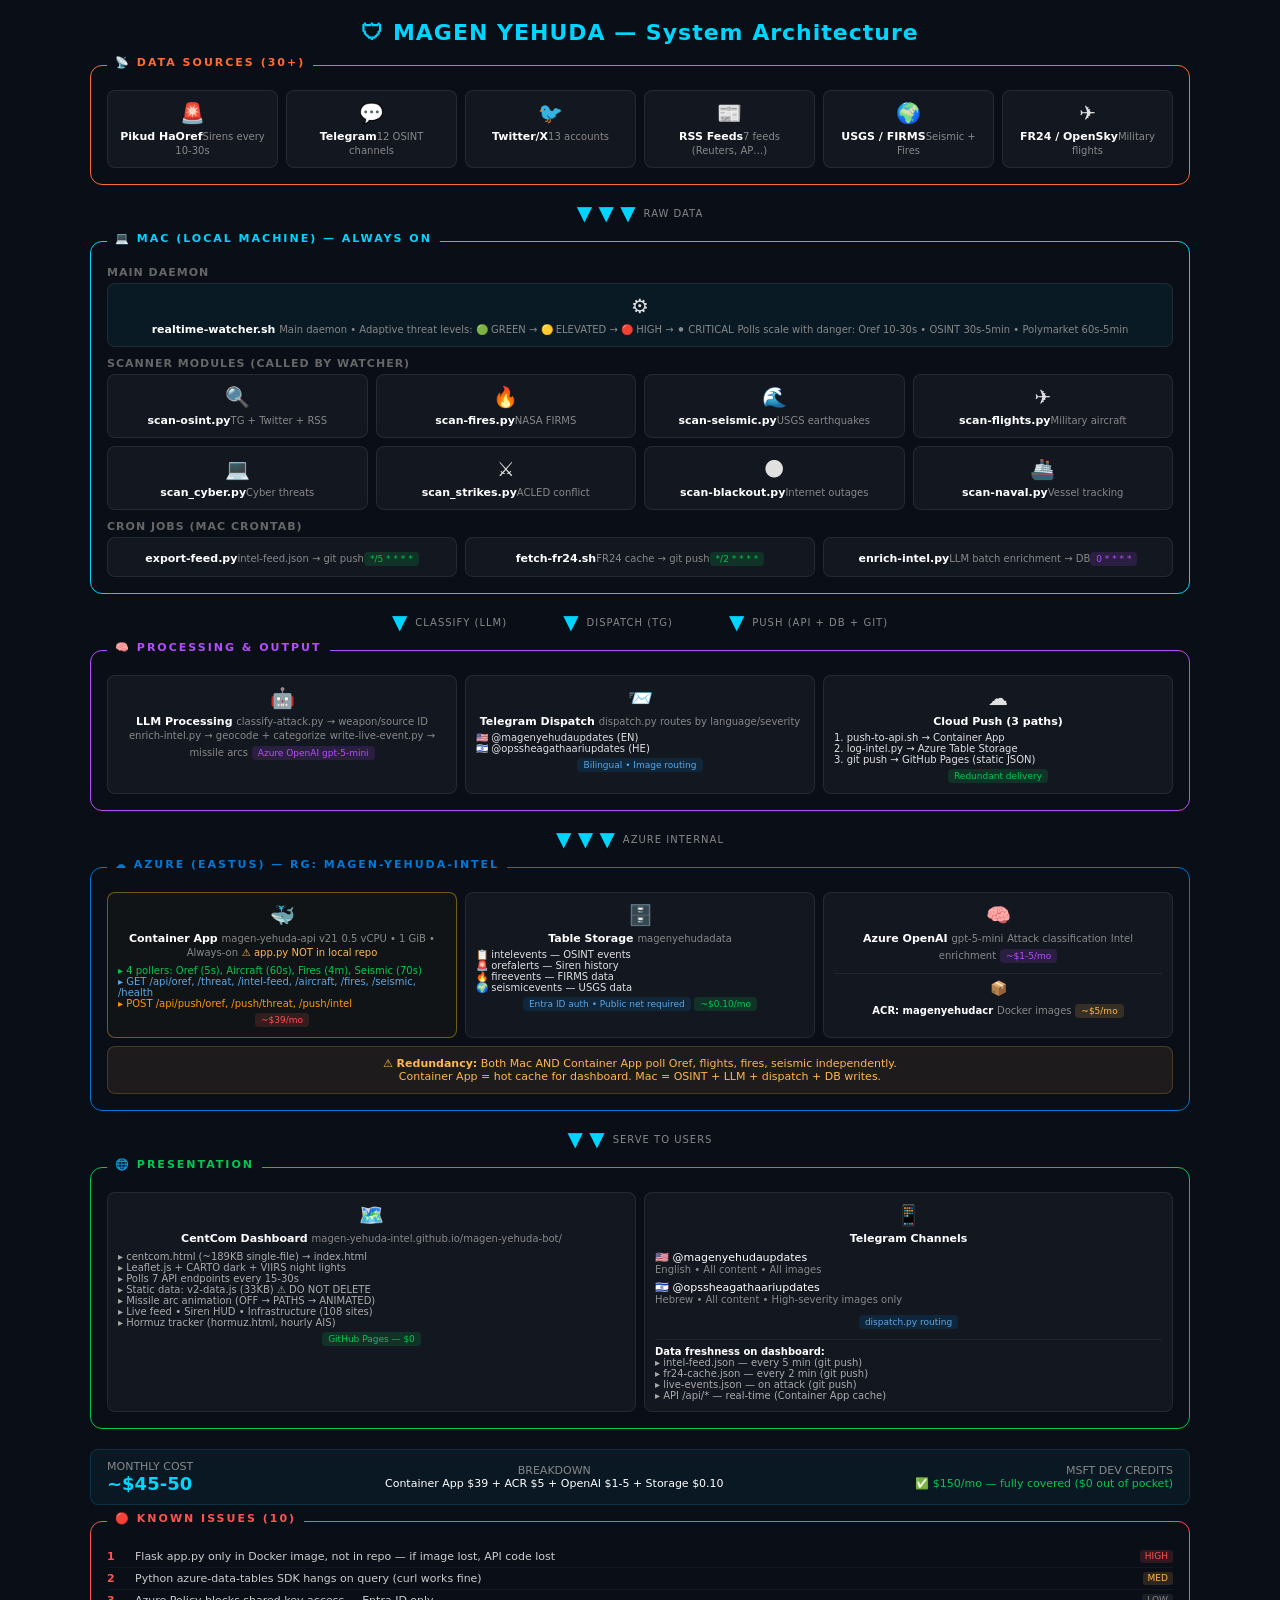
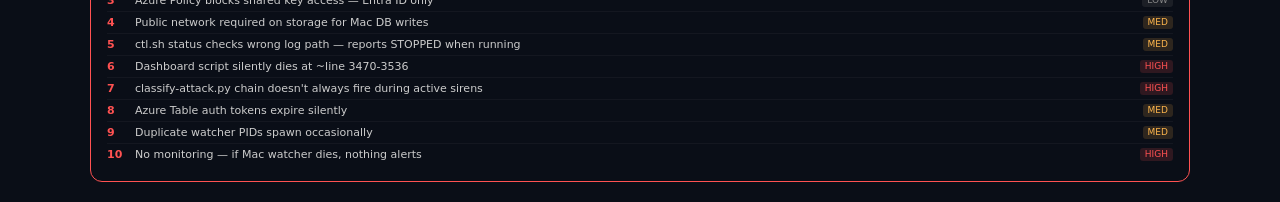
<file: -=Done=- DASHBOARD 2  ___ magen-yehuda-bot-main (took centcomHTML and hormuzHTML)/docs/architecture-diagram.html>
<!DOCTYPE html>
<html>
<head>
<meta charset="utf-8">
<title>Magen Yehuda — Architecture Flow</title>
<style>
*{margin:0;padding:0;box-sizing:border-box}
body{background:#0a0e17;color:#e0e0e0;font-family:'Segoe UI',system-ui,sans-serif;padding:20px;min-height:100vh}
h1{text-align:center;color:#00d4ff;font-size:22px;margin-bottom:20px;letter-spacing:1px}
.flow{display:flex;flex-direction:column;gap:12px;max-width:1100px;margin:0 auto}
.layer{border:1px solid rgba(255,255,255,0.1);border-radius:12px;padding:16px;position:relative}
.layer-label{position:absolute;top:-10px;left:16px;background:#0a0e17;padding:0 8px;font-size:11px;letter-spacing:2px;text-transform:uppercase;font-weight:700}
.sources{border-color:#ff6b35}.sources .layer-label{color:#ff6b35}
.mac{border-color:#00d4ff}.mac .layer-label{color:#00d4ff}
.processing{border-color:#b44dff}.processing .layer-label{color:#b44dff}
.azure{border-color:#0078d4}.azure .layer-label{color:#0078d4}
.presentation{border-color:#00c853}.presentation .layer-label{color:#00c853}
.grid{display:grid;gap:8px}
.grid-6{grid-template-columns:repeat(6,1fr)}
.grid-4{grid-template-columns:repeat(4,1fr)}
.grid-3{grid-template-columns:repeat(3,1fr)}
.grid-2{grid-template-columns:repeat(2,1fr)}
.box{background:rgba(255,255,255,0.04);border:1px solid rgba(255,255,255,0.08);border-radius:8px;padding:10px;text-align:center;font-size:12px}
.box .icon{font-size:20px;display:block;margin-bottom:4px}
.box .name{font-weight:600;color:#fff;font-size:11px}
.box .detail{color:#888;font-size:10px;margin-top:2px}
.arrow-row{display:flex;justify-content:center;align-items:center;gap:8px;padding:4px 0}
.arrow{color:#00d4ff;font-size:20px;animation:pulse 2s infinite}
@keyframes pulse{0%,100%{opacity:.4}50%{opacity:1}}
.arrow-label{font-size:10px;color:#888;letter-spacing:1px}
.highlight{border-color:rgba(255,200,0,0.4);background:rgba(255,200,0,0.03)}
.tag{display:inline-block;font-size:9px;padding:2px 6px;border-radius:4px;margin-top:4px}
.tag-green{background:rgba(0,200,83,0.15);color:#00c853}
.tag-blue{background:rgba(0,120,212,0.15);color:#5ba7e8}
.tag-red{background:rgba(255,82,82,0.15);color:#ff5252}
.tag-amber{background:rgba(255,183,77,0.15);color:#ffb74d}
.tag-purple{background:rgba(180,77,255,0.15);color:#b44dff}
.section-title{font-size:11px;color:#666;text-transform:uppercase;letter-spacing:1px;margin:8px 0 4px;font-weight:600}
.overlap-note{background:rgba(255,183,77,0.08);border:1px solid rgba(255,183,77,0.2);border-radius:8px;padding:10px;font-size:11px;color:#ffb74d;text-align:center;margin-top:8px}
.cost-bar{display:flex;justify-content:space-between;align-items:center;background:rgba(0,212,255,0.05);border:1px solid rgba(0,212,255,0.15);border-radius:8px;padding:10px 16px;margin-top:8px}
.cost-bar .amount{font-size:18px;font-weight:700;color:#00d4ff}
.cost-bar .label{font-size:11px;color:#888}
.cost-bar .covered{color:#00c853;font-size:11px}
.debt{border-color:#ff5252}.debt .layer-label{color:#ff5252}
.debt-item{display:flex;gap:8px;padding:4px 0;font-size:11px;border-bottom:1px solid rgba(255,255,255,0.04)}
.debt-item:last-child{border:none}
.debt-num{color:#ff5252;font-weight:700;min-width:20px}
.debt-text{color:#ccc}
.debt-sev{font-size:9px;padding:1px 5px;border-radius:3px;margin-left:auto;white-space:nowrap}
.sev-high{background:rgba(255,82,82,0.15);color:#ff5252}
.sev-med{background:rgba(255,183,77,0.15);color:#ffb74d}
.sev-low{background:rgba(100,100,100,0.2);color:#888}
</style>
</head>
<body>
<h1>🛡 MAGEN YEHUDA — System Architecture</h1>
<div class="flow">

<!-- DATA SOURCES -->
<div class="layer sources">
<div class="layer-label">📡 Data Sources (30+)</div>
<div class="grid grid-6" style="margin-top:8px">
<div class="box"><span class="icon">🚨</span><span class="name">Pikud HaOref</span><span class="detail">Sirens every 10-30s</span></div>
<div class="box"><span class="icon">💬</span><span class="name">Telegram</span><span class="detail">12 OSINT channels</span></div>
<div class="box"><span class="icon">🐦</span><span class="name">Twitter/X</span><span class="detail">13 accounts</span></div>
<div class="box"><span class="icon">📰</span><span class="name">RSS Feeds</span><span class="detail">7 feeds (Reuters, AP…)</span></div>
<div class="box"><span class="icon">🌍</span><span class="name">USGS / FIRMS</span><span class="detail">Seismic + Fires</span></div>
<div class="box"><span class="icon">✈️</span><span class="name">FR24 / OpenSky</span><span class="detail">Military flights</span></div>
</div>
</div>

<div class="arrow-row"><span class="arrow">▼ ▼ ▼</span><span class="arrow-label">RAW DATA</span></div>

<!-- MAC WATCHER -->
<div class="layer mac">
<div class="layer-label">💻 Mac (Local Machine) — Always On</div>
<div style="margin-top:8px">
<div class="section-title">Main Daemon</div>
<div class="grid grid-4">
<div class="box" style="grid-column:span 4;background:rgba(0,212,255,0.06)">
<span class="icon">⚙️</span>
<span class="name">realtime-watcher.sh</span>
<span class="detail">Main daemon • Adaptive threat levels: 🟢 GREEN → 🟡 ELEVATED → 🔴 HIGH → ⚫ CRITICAL</span>
<span class="detail">Polls scale with danger: Oref 10-30s • OSINT 30s-5min • Polymarket 60s-5min</span>
</div>
</div>
<div class="section-title" style="margin-top:10px">Scanner Modules (called by watcher)</div>
<div class="grid grid-4">
<div class="box"><span class="icon">🔍</span><span class="name">scan-osint.py</span><span class="detail">TG + Twitter + RSS</span></div>
<div class="box"><span class="icon">🔥</span><span class="name">scan-fires.py</span><span class="detail">NASA FIRMS</span></div>
<div class="box"><span class="icon">🌊</span><span class="name">scan-seismic.py</span><span class="detail">USGS earthquakes</span></div>
<div class="box"><span class="icon">✈️</span><span class="name">scan-flights.py</span><span class="detail">Military aircraft</span></div>
<div class="box"><span class="icon">💻</span><span class="name">scan_cyber.py</span><span class="detail">Cyber threats</span></div>
<div class="box"><span class="icon">⚔️</span><span class="name">scan_strikes.py</span><span class="detail">ACLED conflict</span></div>
<div class="box"><span class="icon">🌑</span><span class="name">scan-blackout.py</span><span class="detail">Internet outages</span></div>
<div class="box"><span class="icon">🚢</span><span class="name">scan-naval.py</span><span class="detail">Vessel tracking</span></div>
</div>
<div class="section-title" style="margin-top:10px">Cron Jobs (Mac crontab)</div>
<div class="grid grid-3">
<div class="box"><span class="name">export-feed.py</span><span class="detail">intel-feed.json → git push</span><span class="tag tag-green">*/5 * * * *</span></div>
<div class="box"><span class="name">fetch-fr24.sh</span><span class="detail">FR24 cache → git push</span><span class="tag tag-green">*/2 * * * *</span></div>
<div class="box"><span class="name">enrich-intel.py</span><span class="detail">LLM batch enrichment → DB</span><span class="tag tag-purple">0 * * * *</span></div>
</div>
</div>
</div>

<div class="arrow-row">
<span class="arrow">▼</span><span class="arrow-label">CLASSIFY (LLM)</span>
<span style="width:40px"></span>
<span class="arrow">▼</span><span class="arrow-label">DISPATCH (TG)</span>
<span style="width:40px"></span>
<span class="arrow">▼</span><span class="arrow-label">PUSH (API + DB + GIT)</span>
</div>

<!-- PROCESSING -->
<div class="layer processing">
<div class="layer-label">🧠 Processing & Output</div>
<div class="grid grid-3" style="margin-top:8px">
<div class="box">
<span class="icon">🤖</span>
<span class="name">LLM Processing</span>
<span class="detail">classify-attack.py → weapon/source ID</span>
<span class="detail">enrich-intel.py → geocode + categorize</span>
<span class="detail">write-live-event.py → missile arcs</span>
<span class="tag tag-purple">Azure OpenAI gpt-5-mini</span>
</div>
<div class="box">
<span class="icon">📨</span>
<span class="name">Telegram Dispatch</span>
<span class="detail">dispatch.py routes by language/severity</span>
<div style="margin-top:4px;text-align:left;font-size:10px">
<div>🇺🇸 @magenyehudaupdates (EN)</div>
<div>🇮🇱 @opssheagathaariupdates (HE)</div>
</div>
<span class="tag tag-blue">Bilingual • Image routing</span>
</div>
<div class="box">
<span class="icon">☁️</span>
<span class="name">Cloud Push (3 paths)</span>
<div style="margin-top:4px;text-align:left;font-size:10px">
<div>1. push-to-api.sh → Container App</div>
<div>2. log-intel.py → Azure Table Storage</div>
<div>3. git push → GitHub Pages (static JSON)</div>
</div>
<span class="tag tag-green">Redundant delivery</span>
</div>
</div>
</div>

<div class="arrow-row"><span class="arrow">▼ ▼ ▼</span><span class="arrow-label">AZURE INTERNAL</span></div>

<!-- AZURE -->
<div class="layer azure">
<div class="layer-label">☁️ Azure (eastus) — RG: magen-yehuda-intel</div>
<div class="grid grid-3" style="margin-top:8px">
<div class="box highlight">
<span class="icon">🐳</span>
<span class="name">Container App</span>
<span class="detail">magen-yehuda-api v21</span>
<span class="detail">0.5 vCPU • 1 GiB • Always-on</span>
<span class="detail" style="color:#ffb74d">⚠️ app.py NOT in local repo</span>
<div style="margin-top:6px;text-align:left;font-size:10px">
<div style="color:#00c853">▸ 4 pollers: Oref (5s), Aircraft (60s), Fires (4m), Seismic (70s)</div>
<div style="color:#5ba7e8">▸ GET /api/oref, /threat, /intel-feed, /aircraft, /fires, /seismic, /health</div>
<div style="color:#ff9800">▸ POST /api/push/oref, /push/threat, /push/intel</div>
</div>
<span class="tag tag-red">~$39/mo</span>
</div>
<div class="box">
<span class="icon">🗄️</span>
<span class="name">Table Storage</span>
<span class="detail">magenyehudadata</span>
<div style="margin-top:4px;text-align:left;font-size:10px">
<div>📋 intelevents — OSINT events</div>
<div>🚨 orefalerts — Siren history</div>
<div>🔥 fireevents — FIRMS data</div>
<div>🌍 seismicevents — USGS data</div>
</div>
<span class="tag tag-blue">Entra ID auth • Public net required</span>
<span class="tag tag-green">~$0.10/mo</span>
</div>
<div class="box">
<span class="icon">🧠</span>
<span class="name">Azure OpenAI</span>
<span class="detail">gpt-5-mini</span>
<span class="detail">Attack classification</span>
<span class="detail">Intel enrichment</span>
<span class="tag tag-purple">~$1-5/mo</span>
<div style="margin-top:10px;border-top:1px solid rgba(255,255,255,0.06);padding-top:6px">
<span class="icon" style="font-size:14px">📦</span>
<span class="name" style="font-size:10px">ACR: magenyehudacr</span>
<span class="detail">Docker images</span>
<span class="tag tag-amber">~$5/mo</span>
</div>
</div>
</div>
<div class="overlap-note">
⚠️ <strong>Redundancy:</strong> Both Mac AND Container App poll Oref, flights, fires, seismic independently.<br>
Container App = hot cache for dashboard. Mac = OSINT + LLM + dispatch + DB writes.
</div>
</div>

<div class="arrow-row"><span class="arrow">▼ ▼</span><span class="arrow-label">SERVE TO USERS</span></div>

<!-- PRESENTATION -->
<div class="layer presentation">
<div class="layer-label">🌐 Presentation</div>
<div class="grid grid-2" style="margin-top:8px">
<div class="box">
<span class="icon">🗺️</span>
<span class="name">CentCom Dashboard</span>
<span class="detail">magen-yehuda-intel.github.io/magen-yehuda-bot/</span>
<div style="margin-top:6px;text-align:left;font-size:10px;color:#aaa">
<div>▸ centcom.html (~189KB single-file) → index.html</div>
<div>▸ Leaflet.js + CARTO dark + VIIRS night lights</div>
<div>▸ Polls 7 API endpoints every 15-30s</div>
<div>▸ Static data: v2-data.js (33KB) ⚠️ DO NOT DELETE</div>
<div>▸ Missile arc animation (OFF → PATHS → ANIMATED)</div>
<div>▸ Live feed • Siren HUD • Infrastructure (108 sites)</div>
<div>▸ Hormuz tracker (hormuz.html, hourly AIS)</div>
</div>
<span class="tag tag-green">GitHub Pages — $0</span>
</div>
<div class="box">
<span class="icon">📱</span>
<span class="name">Telegram Channels</span>
<div style="margin-top:6px;text-align:left;font-size:11px">
<div style="color:#fff">🇺🇸 @magenyehudaupdates</div>
<div style="color:#888;font-size:10px;margin-bottom:6px">English • All content • All images</div>
<div style="color:#fff">🇮🇱 @opssheagathaariupdates</div>
<div style="color:#888;font-size:10px;margin-bottom:6px">Hebrew • All content • High-severity images only</div>
</div>
<span class="tag tag-blue">dispatch.py routing</span>
<div style="margin-top:10px;border-top:1px solid rgba(255,255,255,0.06);padding-top:6px;text-align:left;font-size:10px;color:#aaa">
<div><strong style="color:#fff">Data freshness on dashboard:</strong></div>
<div>▸ intel-feed.json — every 5 min (git push)</div>
<div>▸ fr24-cache.json — every 2 min (git push)</div>
<div>▸ live-events.json — on attack (git push)</div>
<div>▸ API /api/* — real-time (Container App cache)</div>
</div>
</div>
</div>
</div>

<!-- COST BAR -->
<div class="cost-bar">
<div>
<div class="label">MONTHLY COST</div>
<div class="amount">~$45-50</div>
</div>
<div style="text-align:center">
<div class="label">BREAKDOWN</div>
<div style="font-size:11px;color:#fff">Container App $39 + ACR $5 + OpenAI $1-5 + Storage $0.10</div>
</div>
<div style="text-align:right">
<div class="label">MSFT DEV CREDITS</div>
<div class="covered">✅ $150/mo — fully covered ($0 out of pocket)</div>
</div>
</div>

<!-- TECH DEBT -->
<div class="layer debt" style="margin-top:4px">
<div class="layer-label">🔴 Known Issues (10)</div>
<div style="margin-top:8px">
<div class="debt-item"><span class="debt-num">1</span><span class="debt-text">Flask app.py only in Docker image, not in repo — if image lost, API code lost</span><span class="debt-sev sev-high">HIGH</span></div>
<div class="debt-item"><span class="debt-num">2</span><span class="debt-text">Python azure-data-tables SDK hangs on query (curl works fine)</span><span class="debt-sev sev-med">MED</span></div>
<div class="debt-item"><span class="debt-num">3</span><span class="debt-text">Azure Policy blocks shared key access — Entra ID only</span><span class="debt-sev sev-low">LOW</span></div>
<div class="debt-item"><span class="debt-num">4</span><span class="debt-text">Public network required on storage for Mac DB writes</span><span class="debt-sev sev-med">MED</span></div>
<div class="debt-item"><span class="debt-num">5</span><span class="debt-text">ctl.sh status checks wrong log path — reports STOPPED when running</span><span class="debt-sev sev-med">MED</span></div>
<div class="debt-item"><span class="debt-num">6</span><span class="debt-text">Dashboard script silently dies at ~line 3470-3536</span><span class="debt-sev sev-high">HIGH</span></div>
<div class="debt-item"><span class="debt-num">7</span><span class="debt-text">classify-attack.py chain doesn't always fire during active sirens</span><span class="debt-sev sev-high">HIGH</span></div>
<div class="debt-item"><span class="debt-num">8</span><span class="debt-text">Azure Table auth tokens expire silently</span><span class="debt-sev sev-med">MED</span></div>
<div class="debt-item"><span class="debt-num">9</span><span class="debt-text">Duplicate watcher PIDs spawn occasionally</span><span class="debt-sev sev-med">MED</span></div>
<div class="debt-item"><span class="debt-num">10</span><span class="debt-text">No monitoring — if Mac watcher dies, nothing alerts</span><span class="debt-sev sev-high">HIGH</span></div>
</div>
</div>

</div>
</body>
</html>
</file>
